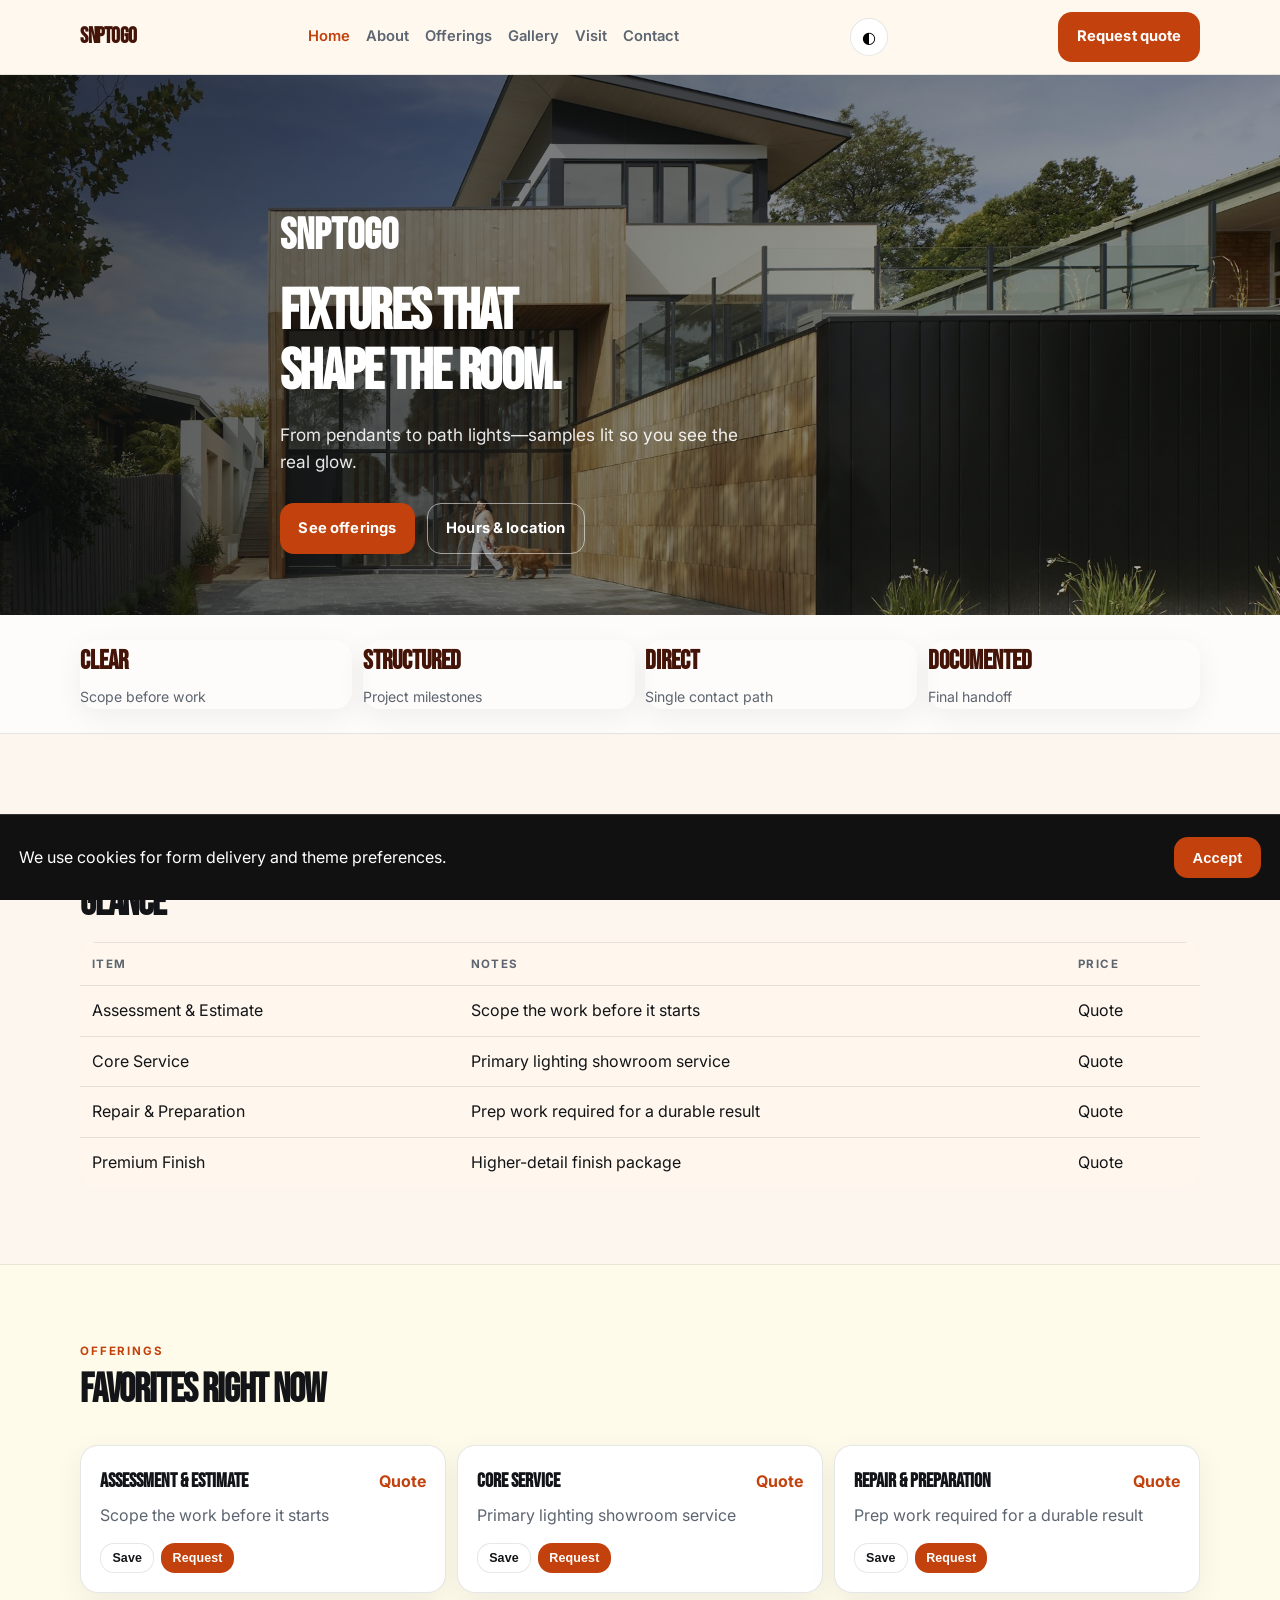
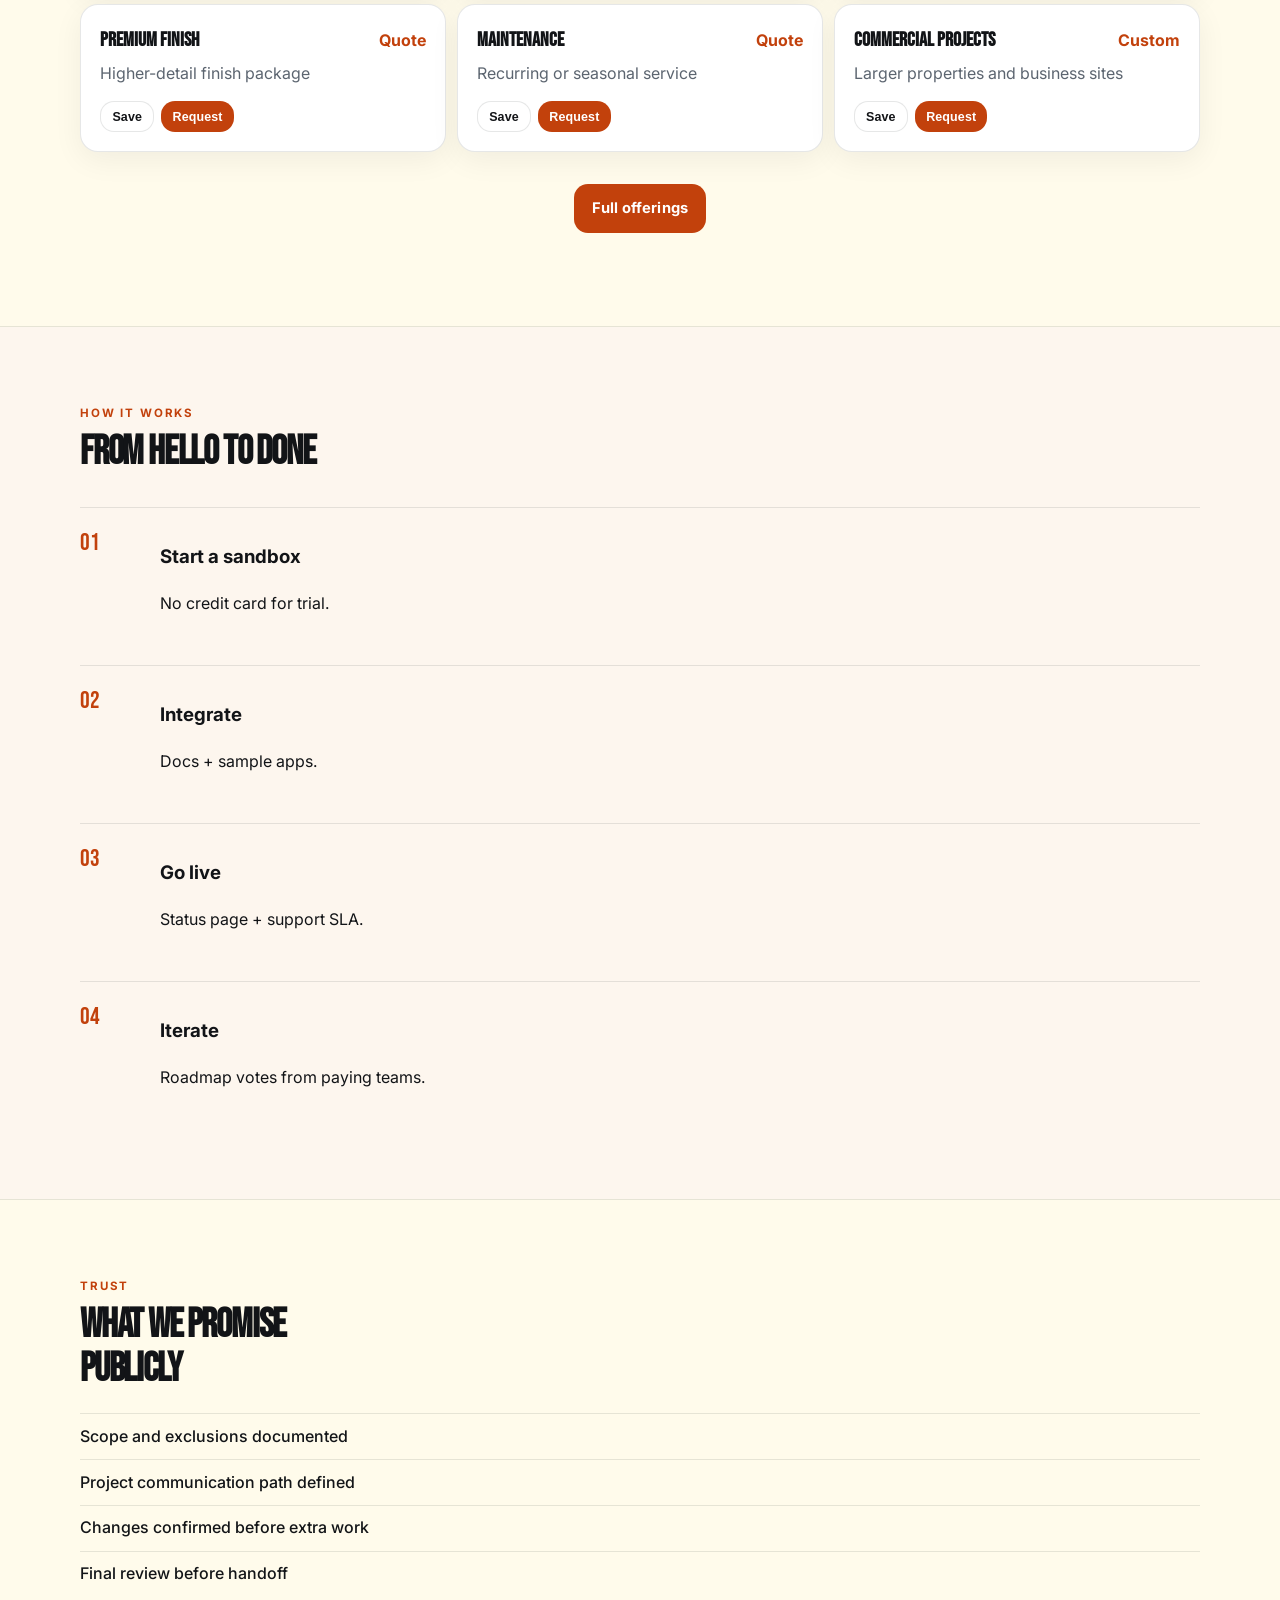
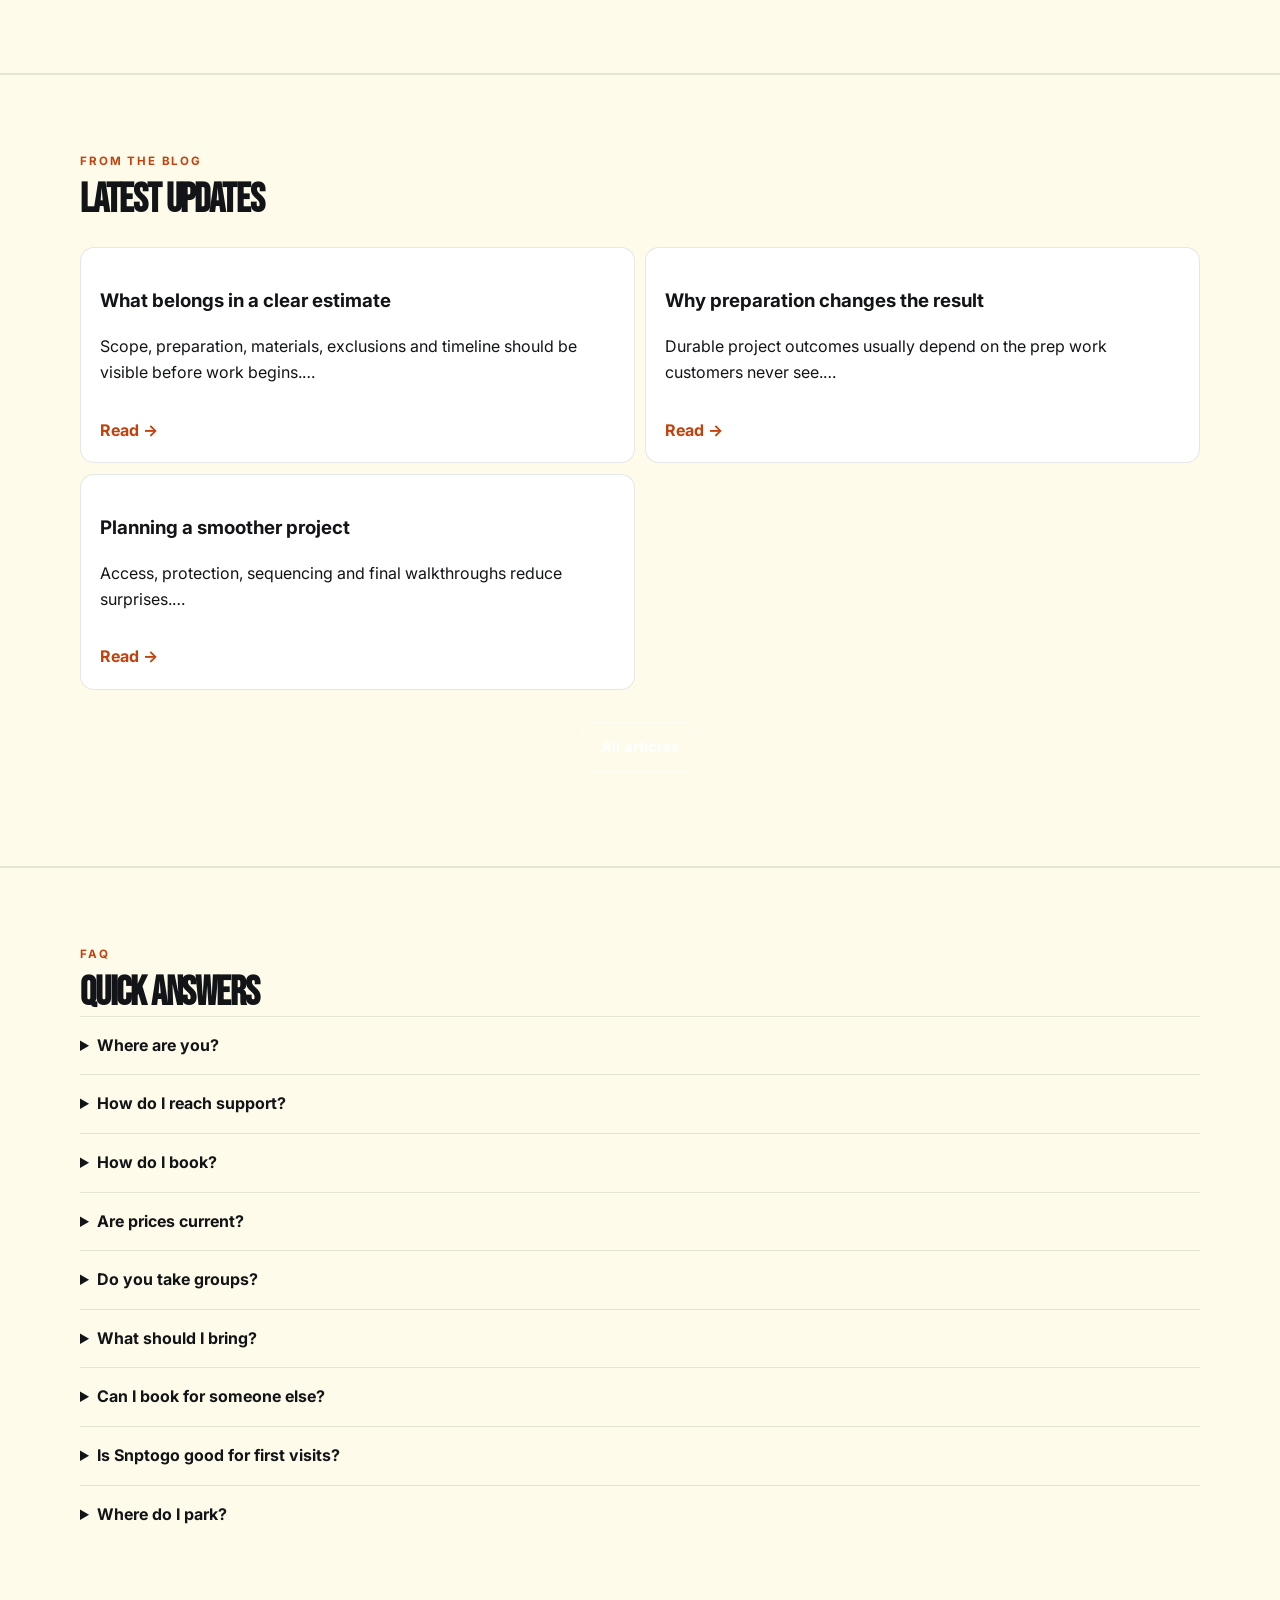
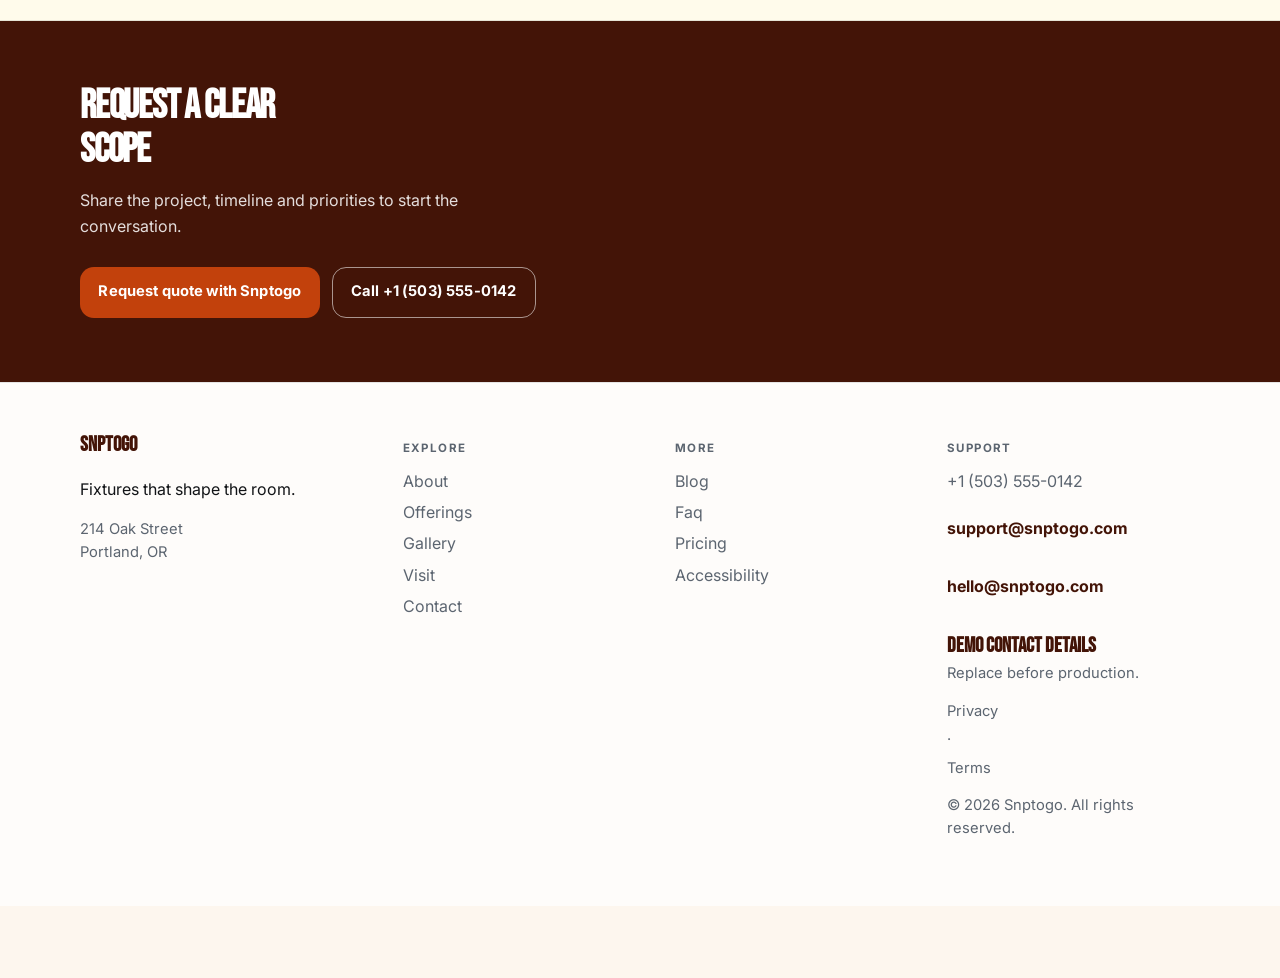
<file: index.html>
<!DOCTYPE html>
<html lang="en">
<head>
  <meta charset="UTF-8" />
  <meta name="viewport" content="width=device-width, initial-scale=1" />
  <title>Snptogo | Lighting Showroom</title>
  <meta name="description" content="Snptogo — Fixtures that shape the room." />
  <meta property="og:title" content="Snptogo | Lighting Showroom" />
  <meta property="og:description" content="Snptogo — Fixtures that shape the room." />
  <meta property="og:type" content="website" />
  <meta name="twitter:card" content="summary_large_image" />
  <meta name="twitter:title" content="Snptogo | Lighting Showroom" />
  <meta name="twitter:description" content="Snptogo — Fixtures that shape the room." />
  <meta property="og:image" content="assets/img-1.jpg" />
  <meta name="twitter:image" content="assets/img-1.jpg" />
  <meta property="og:url" content="https://snptogo.github.io" />
  <script type="application/ld+json">{"@context": "https://schema.org", "@type": "LocalBusiness", "name": "Snptogo", "description": "Fixtures that shape the room.", "url": "https://snptogo.github.io", "image": "assets/img-1.jpg"}</script>
<script type="application/ld+json">{"@context": "https://schema.org", "@type": "FAQPage", "mainEntity": [{"@type": "Question", "name": "Where are you?", "acceptedAnswer": {"@type": "Answer", "text": "214 Oak Street, Portland, OR. See the map on Visit."}}, {"@type": "Question", "name": "How do I reach support?", "acceptedAnswer": {"@type": "Answer", "text": "Use the Contact form or email support@snptogo.com. We reply during open hours."}}, {"@type": "Question", "name": "How do I book?", "acceptedAnswer": {"@type": "Answer", "text": "Send a message on Contact, email bookings@snptogo.com, or call +1 (503) 555-0142."}}, {"@type": "Question", "name": "Are prices current?", "acceptedAnswer": {"@type": "Answer", "text": "Listed prices are current and may shift with seasons — we update this site when they do."}}, {"@type": "Question", "name": "Do you take groups?", "acceptedAnswer": {"@type": "Answer", "text": "Yes for many bookings — tell us the size and date and we'll confirm what Snptogo can host."}}, {"@type": "Question", "name": "What should I bring?", "acceptedAnswer": {"@type": "Answer", "text": "Just yourself (and any notes on allergies, sizes, or preferences). We'll handle the rest."}}, {"@type": "Question", "name": "Is parking available?", "acceptedAnswer": {"@type": "Answer", "text": "See Locations for the branch closest to you in Portland."}}, {"@type": "Question", "name": "Where can I read updates?", "acceptedAnswer": {"@type": "Answer", "text": "Blog and Journal pages publish changes before social media."}}, {"@type": "Question", "name": "How do I join the team?", "acceptedAnswer": {"@type": "Answer", "text": "Open roles are listed on Careers — we reply to every application."}}, {"@type": "Question", "name": "Is the space accessible?", "acceptedAnswer": {"@type": "Answer", "text": "See our Accessibility page for entrance, seating and restroom notes."}}, {"@type": "Question", "name": "Can I book for someone else?", "acceptedAnswer": {"@type": "Answer", "text": "Yes — include their name and preferences in the contact form."}}]}</script>
<script type="application/ld+json">{"@context": "https://schema.org", "@type": "WebSite", "name": "Snptogo", "url": "https://snptogo.github.io", "description": "Fixtures that shape the room."}</script>
  <link rel="alternate" hreflang="en" href="index.html" />
  <link rel="alternate" hreflang="x-default" href="index.html" />
  <meta name="theme-color" content="#111111" />
  <link rel="preconnect" href="https://fonts.googleapis.com" />
  <link rel="preconnect" href="https://fonts.gstatic.com" crossorigin />
  <link href="https://fonts.googleapis.com/css2?family=Bebas+Neue&family=Inter:wght@400;500;600;700&display=swap" rel="stylesheet" />
  <link rel="stylesheet" href="styles.css" />
  <link rel="icon" href="favicon.svg" type="image/svg+xml" />
</head>
<body>

  <header class="top">
    <div class="shell bar">
      <a class="logo" href="index.html">Snptogo</a>
      <button class="nav-toggle" type="button" aria-label="Open menu" data-nav-toggle>
        <span></span><span></span><span></span>
      </button>
      <nav data-nav><a href="index.html" class="on">Home</a><a href="about.html">About</a><a href="offerings.html">Offerings</a><a href="gallery.html">Gallery</a><a href="visit.html">Visit</a><a href="contact.html">Contact</a></nav>
      <button type="button" class="theme-toggle" data-theme-toggle aria-label="Toggle dark mode">◐</button>
      <a class="cta" href="contact.html" data-open-book>Request quote</a>
    </div>
  </header>
  <main>

    <section class="hero minimal-hero">
      <div class="hero-bg" style="background-image:url('assets/img-1.jpg')"></div>
      <div class="hero-shade"></div>
      <div class="shell hero-copy">
        <p class="brand">Snptogo</p>
        <h1>Fixtures that shape the room.</h1>
        <p class="lede">From pendants to path lights—samples lit so you see the real glow.</p>
        <div class="actions">
          <a class="btn solid" href="offerings.html">See offerings</a>
          <a class="btn line" href="visit.html">Hours &amp; location</a>
        </div>
      </div>
    </section><section class="stats-band"><div class="shell stats-row"><div class="stat"><b>Clear</b><span>Scope before work</span></div>
<div class="stat"><b>Structured</b><span>Project milestones</span></div>
<div class="stat"><b>Direct</b><span>Single contact path</span></div>
<div class="stat"><b>Documented</b><span>Final handoff</span></div></div></section><section class="block">
      <div class="shell">
        <p class="eyebrow">Compare</p>
        <h2>Popular packages at a glance</h2>
        <table class="compare-table"><thead><tr><th>Item</th><th>Notes</th><th>Price</th></tr></thead>
        <tbody><tr><td>Assessment &amp; Estimate</td><td>Scope the work before it starts</td><td>Quote</td></tr><tr><td>Core Service</td><td>Primary lighting showroom service</td><td>Quote</td></tr><tr><td>Repair &amp; Preparation</td><td>Prep work required for a durable result</td><td>Quote</td></tr><tr><td>Premium Finish</td><td>Higher-detail finish package</td><td>Quote</td></tr></tbody></table>
      </div>
    </section><section class="block tint">
      <div class="shell">
        <p class="eyebrow">Offerings</p>
        <h2>Favorites right now</h2>
        <div class="menu-grid"><article class="item" data-item="Assessment &amp; Estimate">
          <div class="item-top"><h3>Assessment &amp; Estimate</h3><span class="price">Quote</span></div>
          <p>Scope the work before it starts</p>
          <div class="item-actions">
            <button type="button" class="btn quiet mini" data-save-item data-name="Assessment &amp; Estimate">Save</button>
            <button type="button" class="btn solid mini" data-open-book data-pref="Assessment &amp; Estimate">Request</button>
          </div>
        </article>
<article class="item" data-item="Core Service">
          <div class="item-top"><h3>Core Service</h3><span class="price">Quote</span></div>
          <p>Primary lighting showroom service</p>
          <div class="item-actions">
            <button type="button" class="btn quiet mini" data-save-item data-name="Core Service">Save</button>
            <button type="button" class="btn solid mini" data-open-book data-pref="Core Service">Request</button>
          </div>
        </article>
<article class="item" data-item="Repair &amp; Preparation">
          <div class="item-top"><h3>Repair &amp; Preparation</h3><span class="price">Quote</span></div>
          <p>Prep work required for a durable result</p>
          <div class="item-actions">
            <button type="button" class="btn quiet mini" data-save-item data-name="Repair &amp; Preparation">Save</button>
            <button type="button" class="btn solid mini" data-open-book data-pref="Repair &amp; Preparation">Request</button>
          </div>
        </article>
<article class="item" data-item="Premium Finish">
          <div class="item-top"><h3>Premium Finish</h3><span class="price">Quote</span></div>
          <p>Higher-detail finish package</p>
          <div class="item-actions">
            <button type="button" class="btn quiet mini" data-save-item data-name="Premium Finish">Save</button>
            <button type="button" class="btn solid mini" data-open-book data-pref="Premium Finish">Request</button>
          </div>
        </article>
<article class="item" data-item="Maintenance">
          <div class="item-top"><h3>Maintenance</h3><span class="price">Quote</span></div>
          <p>Recurring or seasonal service</p>
          <div class="item-actions">
            <button type="button" class="btn quiet mini" data-save-item data-name="Maintenance">Save</button>
            <button type="button" class="btn solid mini" data-open-book data-pref="Maintenance">Request</button>
          </div>
        </article>
<article class="item" data-item="Commercial Projects">
          <div class="item-top"><h3>Commercial Projects</h3><span class="price">Custom</span></div>
          <p>Larger properties and business sites</p>
          <div class="item-actions">
            <button type="button" class="btn quiet mini" data-save-item data-name="Commercial Projects">Save</button>
            <button type="button" class="btn solid mini" data-open-book data-pref="Commercial Projects">Request</button>
          </div>
        </article></div>
        <p class="center-cta"><a class="btn solid" href="offerings.html">Full offerings</a></p>
      </div>
    </section><section class="block">
      <div class="shell">
        <p class="eyebrow">How it works</p>
        <h2>From hello to done</h2>
        <ol class="process"><li><span>01</span><div><h3>Start a sandbox</h3><p>No credit card for trial.</p></div></li>
<li><span>02</span><div><h3>Integrate</h3><p>Docs + sample apps.</p></div></li>
<li><span>03</span><div><h3>Go live</h3><p>Status page + support SLA.</p></div></li>
<li><span>04</span><div><h3>Iterate</h3><p>Roadmap votes from paying teams.</p></div></li></ol>
      </div>
    </section><section class="block tint">
      <div class="shell">
        <p class="eyebrow">Trust</p>
        <h2>What we promise publicly</h2>
        <ul class="checks"><li>Scope and exclusions documented</li>
<li>Project communication path defined</li>
<li>Changes confirmed before extra work</li>
<li>Final review before handoff</li></ul>
      </div>
    </section><section class="block tint">
      <div class="shell">
        <p class="eyebrow">From the blog</p>
        <h2>Latest updates</h2>
        <div class="value-grid"><article class="journal-card reveal">
          <h3>What belongs in a clear estimate</h3>
          <p>Scope, preparation, materials, exclusions and timeline should be visible before work begins.…</p>
          <a class="textlink" href="blog.html">Read →</a>
        </article><article class="journal-card reveal">
          <h3>Why preparation changes the result</h3>
          <p>Durable project outcomes usually depend on the prep work customers never see.…</p>
          <a class="textlink" href="blog.html">Read →</a>
        </article><article class="journal-card reveal">
          <h3>Planning a smoother project</h3>
          <p>Access, protection, sequencing and final walkthroughs reduce surprises.…</p>
          <a class="textlink" href="blog.html">Read →</a>
        </article></div>
        <p class="center-cta"><a class="btn line" href="blog.html">All articles</a></p>
      </div>
    </section><section class="block tint">
      <div class="shell">
        <p class="eyebrow">FAQ</p>
        <h2>Quick answers</h2>
        <div class="faq"><details><summary>Where are you?</summary><p>214 Oak Street, Portland, OR. See the map on Visit.</p></details>
<details><summary>How do I reach support?</summary><p>Use the Contact form or email support@snptogo.com. We reply during open hours.</p></details>
<details><summary>How do I book?</summary><p>Send a message on Contact, email bookings@snptogo.com, or call +1 (503) 555-0142.</p></details>
<details><summary>Are prices current?</summary><p>Listed prices are current and may shift with seasons — we update this site when they do.</p></details>
<details><summary>Do you take groups?</summary><p>Yes for many bookings — tell us the size and date and we'll confirm what Snptogo can host.</p></details>
<details><summary>What should I bring?</summary><p>Just yourself (and any notes on allergies, sizes, or preferences). We'll handle the rest.</p></details>
<details><summary>Can I book for someone else?</summary><p>Yes — include their name and preferences in the Contact form or email support@snptogo.com.</p></details>
<details><summary>Is Snptogo good for first visits?</summary><p>Absolutely — tell us it's your first time and we'll recommend a starting point.</p></details>
<details><summary>Where do I park?</summary><p>See the Visit page for address and map links around Portland.</p></details></div>
      </div>
    </section><section class="cta-band">
      <div class="shell">
        <h2>Request a clear scope</h2>
        <p>Share the project, timeline and priorities to start the conversation.</p>
        <div class="actions">
          <a class="btn solid" href="contact.html">Request quote with Snptogo</a>
          <a class="btn line" href="tel:+15035550142">Call +1 (503) 555-0142</a>
        </div>
      </div>
    </section>
  </main>

  <footer class="foot">
    <div class="shell foot-grid">
      <div>
        <strong>Snptogo</strong>
        <p>Fixtures that shape the room.</p>
        <p class="foot-meta">214 Oak Street<br/>Portland, OR</p>
      </div>
      <div>
        <p class="fh">Explore</p>
        <a href="about.html">About</a><a href="offerings.html">Offerings</a><a href="gallery.html">Gallery</a><a href="visit.html">Visit</a><a href="contact.html">Contact</a>
      </div>
      <div>
        <p class="fh">More</p>
        <a href="blog.html">Blog</a><a href="faq.html">Faq</a><a href="pricing.html">Pricing</a><a href="accessibility.html">Accessibility</a>
      </div>
      <div>
        <p class="fh">Support</p>
        <a href="tel:+15035550142">+1 (503) 555-0142</a>
        <p class="mail-plain">support@snptogo.com</p>
        <p class="mail-plain">hello@snptogo.com</p>
        
        <p class="foot-meta"><strong>Demo contact details</strong><br/>Replace before production.</p>
        <p class="foot-meta"><a href="privacy.html">Privacy</a> · <a href="terms.html">Terms</a></p>
        <p class="foot-meta">© 2026 Snptogo. All rights reserved.</p>
      </div>
    </div>
  </footer>
  <div class="cookie-bar" data-cookie-bar hidden>
    <p>We use cookies for form delivery and theme preferences.</p>
    <button type="button" class="btn solid" data-cookie-accept>Accept</button>
  </div>
  <div class="mobile-cta">
    <a href="tel:+15035550142">Call</a>
    <button type="button" data-open-book>Request quote</button>
    <a href="visit.html">Map</a>
  </div>
  <div class="toast" data-toast hidden></div>

  <div class="modal" data-book-modal hidden>
    <div class="modal-card">
      <button class="modal-close" type="button" data-close-book aria-label="Close">×</button>
      <p class="eyebrow">Quick request</p>
      <h3>Contact Snptogo</h3>
      <p class="lead">Send the essentials and we will reply by email.</p>
      <form class="contact-form compact" data-quick-book data-support="support@snptogo.com">
        <label>Name<input name="name" required placeholder="Your name" /></label>
        <label>Email<input type="email" name="email" required placeholder="you@email.com" /></label>
        <label>Timing<input name="when" required placeholder="Preferred date or timeline" /></label>
        <label>Notes<textarea name="message" rows="3" placeholder="Project, product, service or other details…"></textarea></label>
        <button class="btn solid" type="submit">Request quote</button>
      </form>
    </div>
  </div>

  <div class="lightbox" data-lightbox hidden>
    <button class="modal-close" type="button" data-lightbox-close aria-label="Close">×</button>
    <img data-lightbox-img alt="" />
    <div class="lightbox-nav">
      <button type="button" data-lightbox-prev>‹</button>
      <button type="button" data-lightbox-next>›</button>
    </div>
  </div>
  <script src="site.js"></script>
</body></html>
</file>
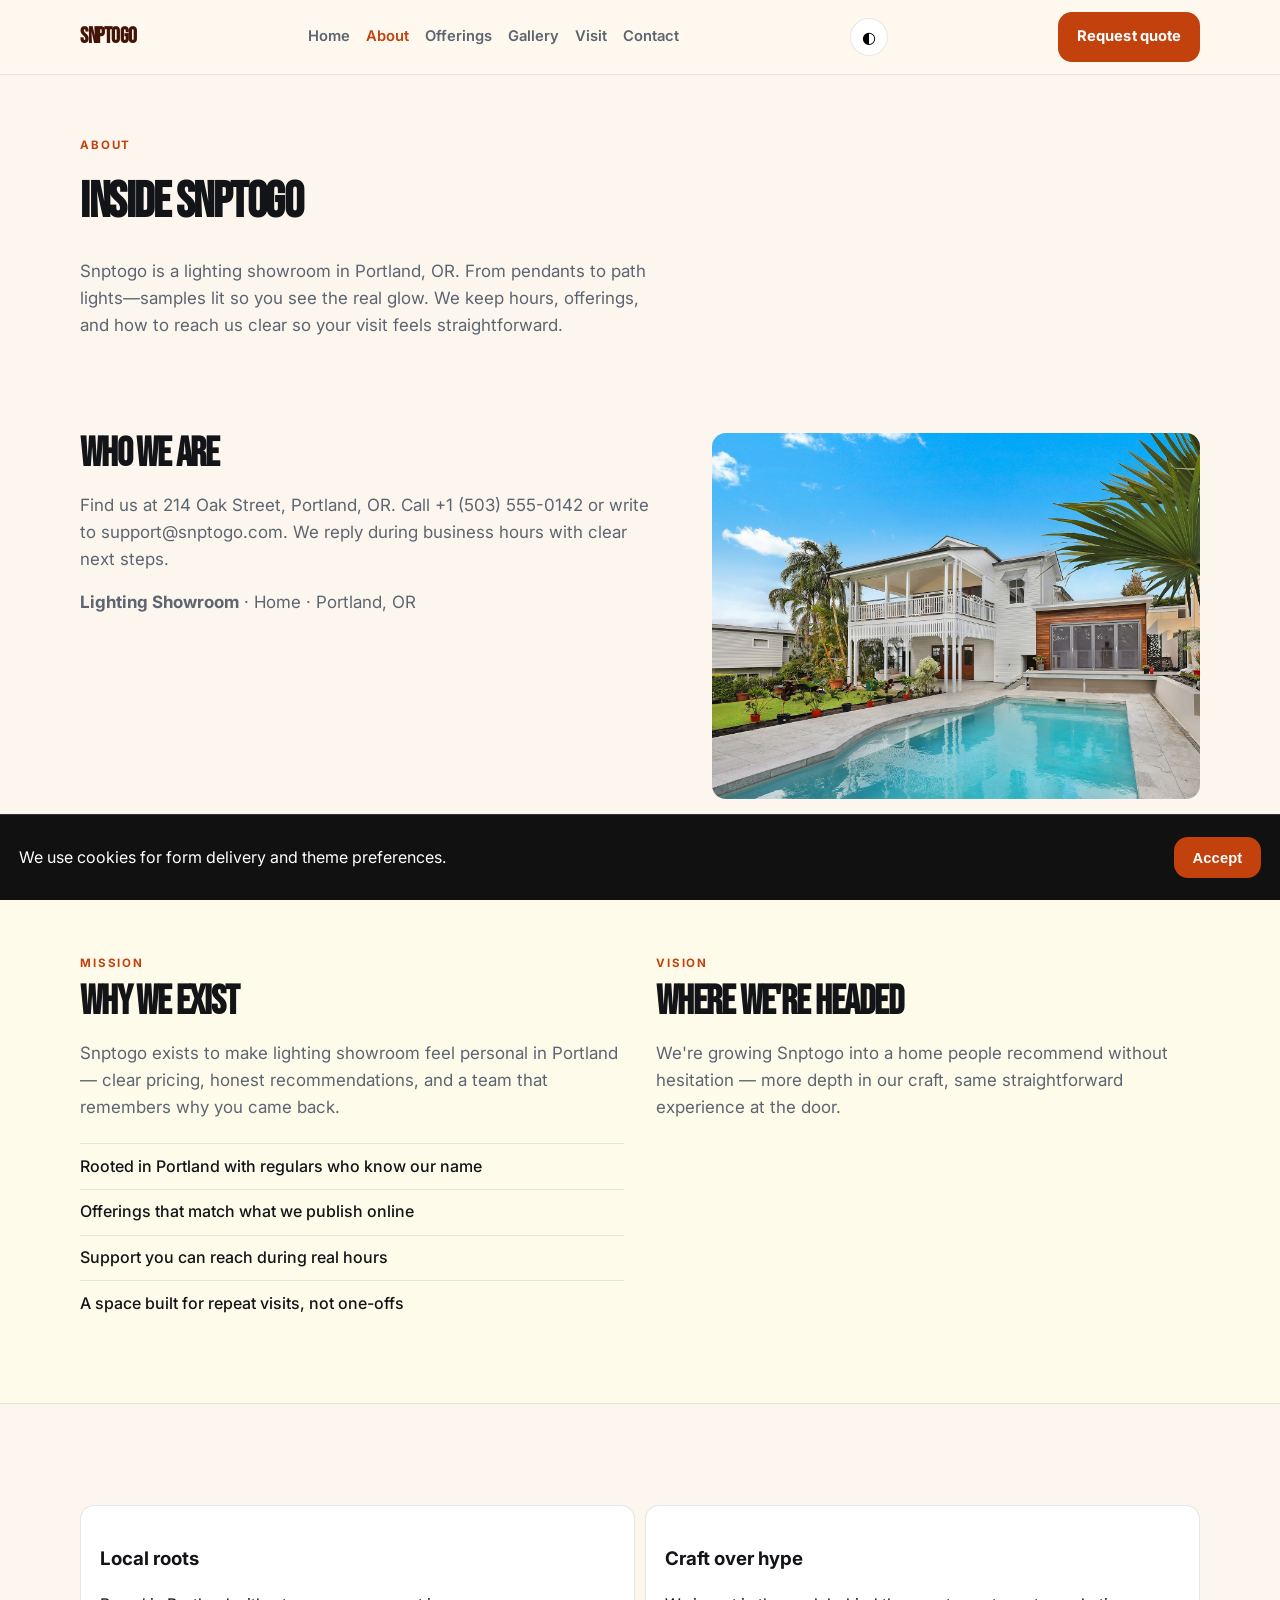
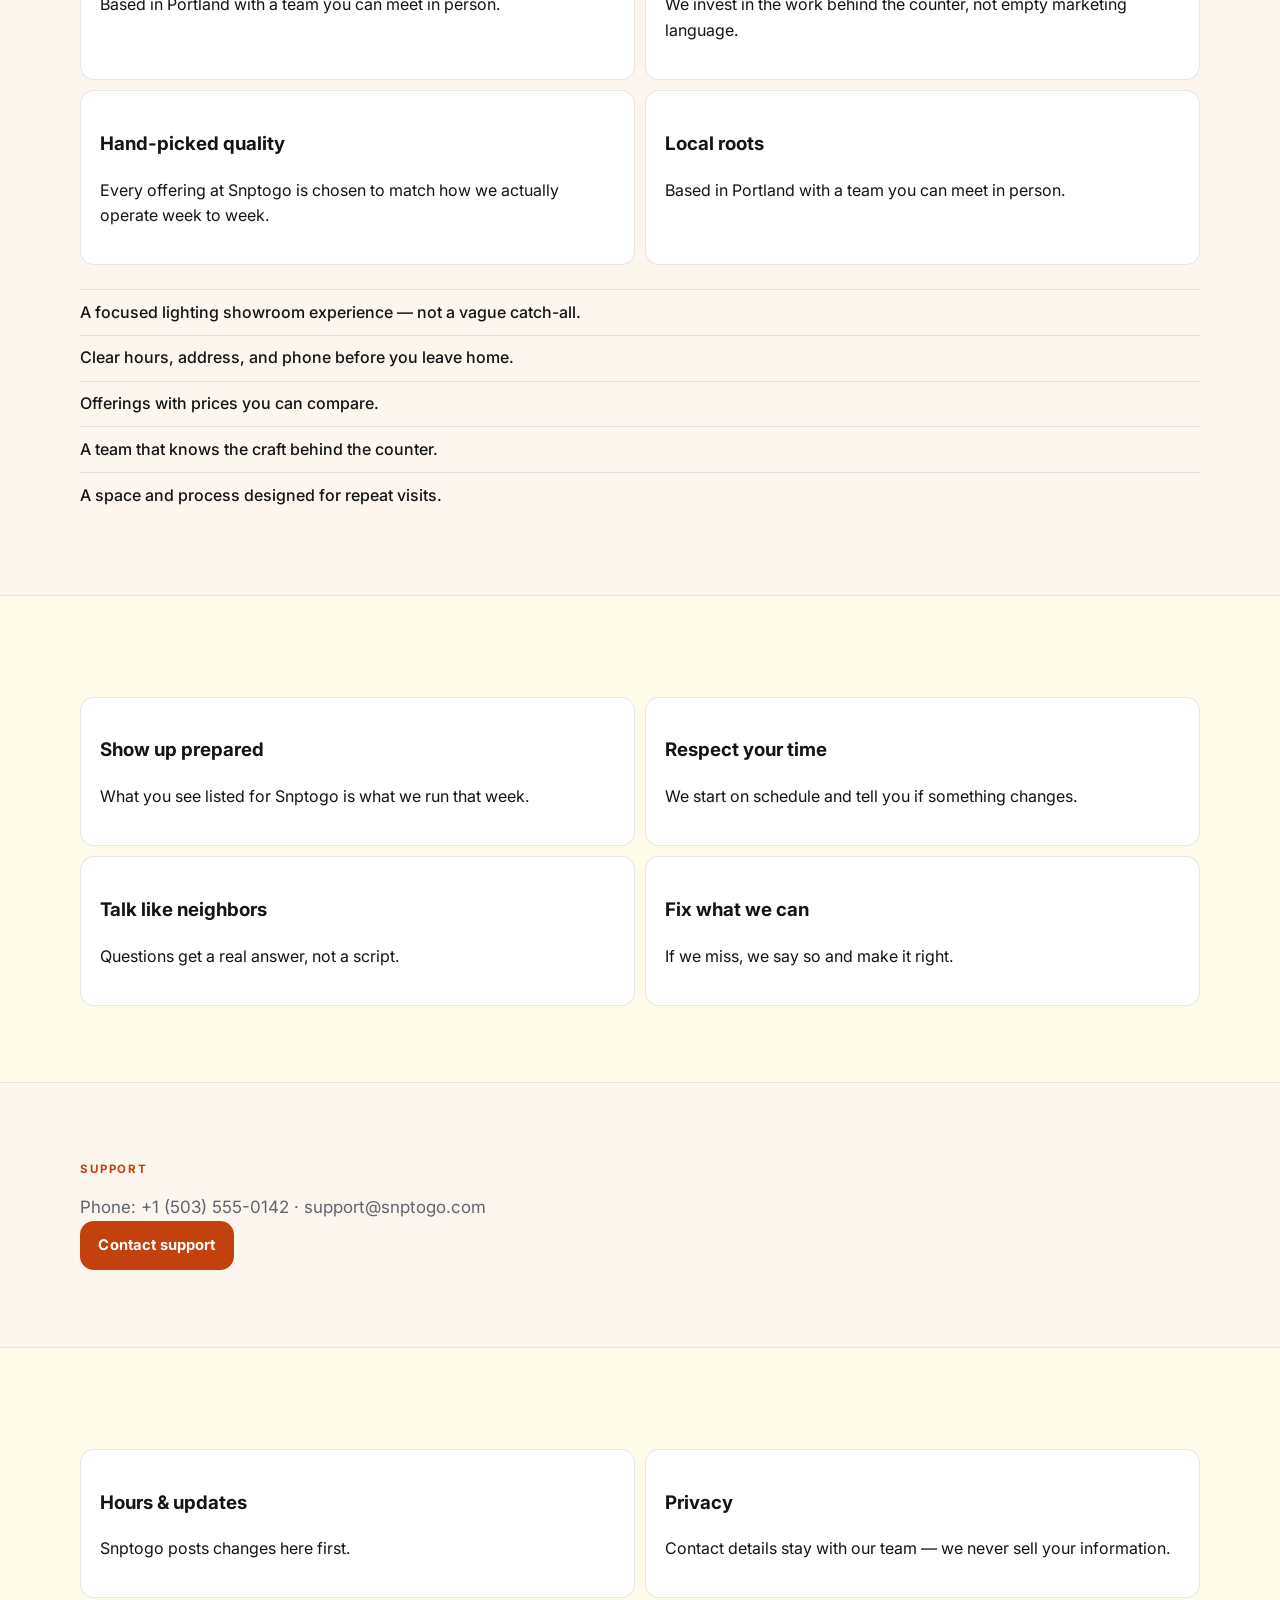
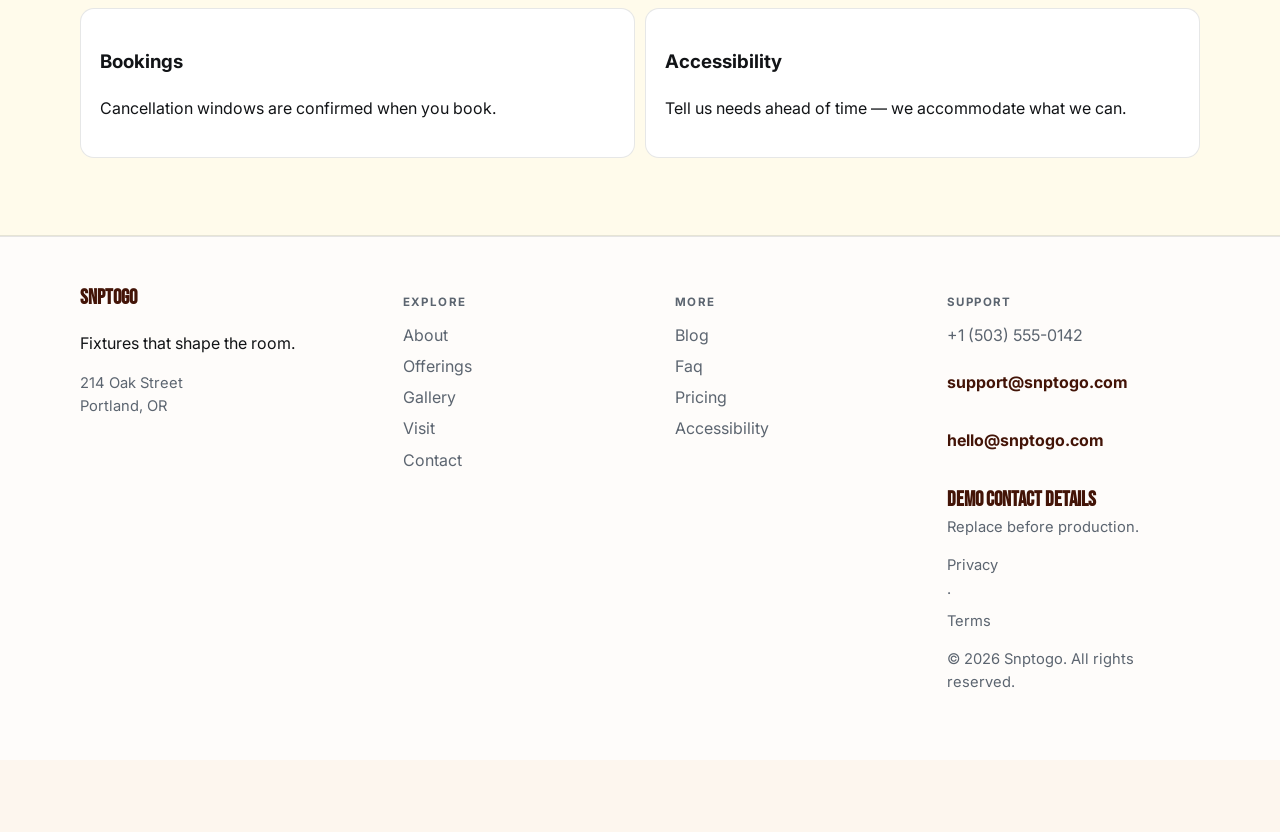
<file: about.html>
<!DOCTYPE html>
<html lang="en">
<head>
  <meta charset="UTF-8" />
  <meta name="viewport" content="width=device-width, initial-scale=1" />
  <title>About | Snptogo</title>
  <meta name="description" content="Snptogo is a lighting showroom in Portland, OR. From pendants to path lights—samples lit so you see the real glow. We keep hours, offerings, and how t" />
  <meta property="og:title" content="About | Snptogo" />
  <meta property="og:description" content="Snptogo is a lighting showroom in Portland, OR. From pendants to path lights—samples lit so you see the real glow. We keep hours, offerings, and how t" />
  <meta property="og:type" content="website" />
  <meta name="twitter:card" content="summary_large_image" />
  <meta name="twitter:title" content="About | Snptogo" />
  <meta name="twitter:description" content="Snptogo is a lighting showroom in Portland, OR. From pendants to path lights—samples lit so you see the real glow. We keep hours, offerings, and how t" />
  <meta property="og:image" content="assets/img-1.jpg" />
  <meta name="twitter:image" content="assets/img-1.jpg" />
  <meta property="og:url" content="https://snptogo.github.io" />
  <script type="application/ld+json">{"@context": "https://schema.org", "@type": "LocalBusiness", "name": "Snptogo", "description": "Fixtures that shape the room.", "url": "https://snptogo.github.io", "image": "assets/img-1.jpg"}</script>
<script type="application/ld+json">{"@context": "https://schema.org", "@type": "FAQPage", "mainEntity": [{"@type": "Question", "name": "Where are you?", "acceptedAnswer": {"@type": "Answer", "text": "214 Oak Street, Portland, OR. See the map on Visit."}}, {"@type": "Question", "name": "How do I reach support?", "acceptedAnswer": {"@type": "Answer", "text": "Use the Contact form or email support@snptogo.com. We reply during open hours."}}, {"@type": "Question", "name": "How do I book?", "acceptedAnswer": {"@type": "Answer", "text": "Send a message on Contact, email bookings@snptogo.com, or call +1 (503) 555-0142."}}, {"@type": "Question", "name": "Are prices current?", "acceptedAnswer": {"@type": "Answer", "text": "Listed prices are current and may shift with seasons — we update this site when they do."}}, {"@type": "Question", "name": "Do you take groups?", "acceptedAnswer": {"@type": "Answer", "text": "Yes for many bookings — tell us the size and date and we'll confirm what Snptogo can host."}}, {"@type": "Question", "name": "What should I bring?", "acceptedAnswer": {"@type": "Answer", "text": "Just yourself (and any notes on allergies, sizes, or preferences). We'll handle the rest."}}, {"@type": "Question", "name": "Is parking available?", "acceptedAnswer": {"@type": "Answer", "text": "See Locations for the branch closest to you in Portland."}}, {"@type": "Question", "name": "Where can I read updates?", "acceptedAnswer": {"@type": "Answer", "text": "Blog and Journal pages publish changes before social media."}}, {"@type": "Question", "name": "How do I join the team?", "acceptedAnswer": {"@type": "Answer", "text": "Open roles are listed on Careers — we reply to every application."}}, {"@type": "Question", "name": "Is the space accessible?", "acceptedAnswer": {"@type": "Answer", "text": "See our Accessibility page for entrance, seating and restroom notes."}}, {"@type": "Question", "name": "Can I book for someone else?", "acceptedAnswer": {"@type": "Answer", "text": "Yes — include their name and preferences in the contact form."}}]}</script>
<script type="application/ld+json">{"@context": "https://schema.org", "@type": "WebSite", "name": "Snptogo", "url": "https://snptogo.github.io", "description": "Fixtures that shape the room."}</script>
  <link rel="alternate" hreflang="en" href="index.html" />
  <link rel="alternate" hreflang="x-default" href="index.html" />
  <meta name="theme-color" content="#111111" />
  <link rel="preconnect" href="https://fonts.googleapis.com" />
  <link rel="preconnect" href="https://fonts.gstatic.com" crossorigin />
  <link href="https://fonts.googleapis.com/css2?family=Bebas+Neue&family=Inter:wght@400;500;600;700&display=swap" rel="stylesheet" />
  <link rel="stylesheet" href="styles.css" />
  <link rel="icon" href="favicon.svg" type="image/svg+xml" />
</head>
<body>

  <header class="top">
    <div class="shell bar">
      <a class="logo" href="index.html">Snptogo</a>
      <button class="nav-toggle" type="button" aria-label="Open menu" data-nav-toggle>
        <span></span><span></span><span></span>
      </button>
      <nav data-nav><a href="index.html">Home</a><a href="about.html" class="on">About</a><a href="offerings.html">Offerings</a><a href="gallery.html">Gallery</a><a href="visit.html">Visit</a><a href="contact.html">Contact</a></nav>
      <button type="button" class="theme-toggle" data-theme-toggle aria-label="Toggle dark mode">◐</button>
      <a class="cta" href="contact.html" data-open-book>Request quote</a>
    </div>
  </header>  <main class="page">
    <section class="page-hero"><div class="shell">
      <p class="eyebrow">About</p>
      <h1>Inside Snptogo</h1>
      <p class="lead">Snptogo is a lighting showroom in Portland, OR. From pendants to path lights—samples lit so you see the real glow. We keep hours, offerings, and how to reach us clear so your visit feels straightforward.</p>
    </div></section>
    <section class="block"><div class="shell split">
      <div><h2>Who we are</h2><p class="lead">Find us at 214 Oak Street, Portland, OR. Call +1 (503) 555-0142 or write to support@snptogo.com. We reply during business hours with clear next steps.</p>
      <p class="lead"><strong>Lighting Showroom</strong> · Home · Portland, OR</p></div>
      <img class="solo" src="assets/img-4.jpg" alt="Snptogo" />
    </div></section>
    <section class="block tint"><div class="shell two-col">
      <article><p class="eyebrow">Mission</p><h2>Why we exist</h2><p class="lead">Snptogo exists to make lighting showroom feel personal in Portland — clear pricing, honest recommendations, and a team that remembers why you came back.</p>
      <ul class="checks"><li>Rooted in Portland with regulars who know our name</li><li>Offerings that match what we publish online</li><li>Support you can reach during real hours</li><li>A space built for repeat visits, not one-offs</li></ul></article>
      <article><p class="eyebrow">Vision</p><h2>Where we're headed</h2><p class="lead">We're growing Snptogo into a home people recommend without hesitation — more depth in our craft, same straightforward experience at the door.</p></article>
    </div></section>
    <section class="block"><div class="shell"><div class="value-grid"><article><h3>Local roots</h3><p>Based in Portland with a team you can meet in person.</p></article>
<article><h3>Craft over hype</h3><p>We invest in the work behind the counter, not empty marketing language.</p></article>
<article><h3>Hand-picked quality</h3><p>Every offering at Snptogo is chosen to match how we actually operate week to week.</p></article>
<article><h3>Local roots</h3><p>Based in Portland with a team you can meet in person.</p></article></div><ul class="checks" style="margin-top:1.5rem"><li>A focused lighting showroom experience — not a vague catch-all.</li>
<li>Clear hours, address, and phone before you leave home.</li>
<li>Offerings with prices you can compare.</li>
<li>A team that knows the craft behind the counter.</li>
<li>A space and process designed for repeat visits.</li></ul></div></section>
    <section class="block tint"><div class="shell"><div class="value-grid"><article><h3>Show up prepared</h3><p>What you see listed for Snptogo is what we run that week.</p></article>
<article><h3>Respect your time</h3><p>We start on schedule and tell you if something changes.</p></article>
<article><h3>Talk like neighbors</h3><p>Questions get a real answer, not a script.</p></article>
<article><h3>Fix what we can</h3><p>If we miss, we say so and make it right.</p></article></div></div></section>
    
    <section class="block"><div class="shell"><p class="eyebrow">Support</p><p class="lead">Phone: +1 (503) 555-0142 · support@snptogo.com</p>
    <a class="btn solid" href="contact.html">Contact support</a></div></section>
    <section class="block tint"><div class="shell"><div class="value-grid"><article><h3>Hours & updates</h3><p>Snptogo posts changes here first.</p></article>
<article><h3>Privacy</h3><p>Contact details stay with our team — we never sell your information.</p></article>
<article><h3>Bookings</h3><p>Cancellation windows are confirmed when you book.</p></article>
<article><h3>Accessibility</h3><p>Tell us needs ahead of time — we accommodate what we can.</p></article></div></div></section>
  </main>
  <footer class="foot">
    <div class="shell foot-grid">
      <div>
        <strong>Snptogo</strong>
        <p>Fixtures that shape the room.</p>
        <p class="foot-meta">214 Oak Street<br/>Portland, OR</p>
      </div>
      <div>
        <p class="fh">Explore</p>
        <a href="about.html">About</a><a href="offerings.html">Offerings</a><a href="gallery.html">Gallery</a><a href="visit.html">Visit</a><a href="contact.html">Contact</a>
      </div>
      <div>
        <p class="fh">More</p>
        <a href="blog.html">Blog</a><a href="faq.html">Faq</a><a href="pricing.html">Pricing</a><a href="accessibility.html">Accessibility</a>
      </div>
      <div>
        <p class="fh">Support</p>
        <a href="tel:+15035550142">+1 (503) 555-0142</a>
        <p class="mail-plain">support@snptogo.com</p>
        <p class="mail-plain">hello@snptogo.com</p>
        
        <p class="foot-meta"><strong>Demo contact details</strong><br/>Replace before production.</p>
        <p class="foot-meta"><a href="privacy.html">Privacy</a> · <a href="terms.html">Terms</a></p>
        <p class="foot-meta">© 2026 Snptogo. All rights reserved.</p>
      </div>
    </div>
  </footer>
  <div class="cookie-bar" data-cookie-bar hidden>
    <p>We use cookies for form delivery and theme preferences.</p>
    <button type="button" class="btn solid" data-cookie-accept>Accept</button>
  </div>
  <div class="mobile-cta">
    <a href="tel:+15035550142">Call</a>
    <button type="button" data-open-book>Request quote</button>
    <a href="visit.html">Map</a>
  </div>
  <div class="toast" data-toast hidden></div>

  <div class="modal" data-book-modal hidden>
    <div class="modal-card">
      <button class="modal-close" type="button" data-close-book aria-label="Close">×</button>
      <p class="eyebrow">Quick request</p>
      <h3>Contact Snptogo</h3>
      <p class="lead">Send the essentials and we will reply by email.</p>
      <form class="contact-form compact" data-quick-book data-support="support@snptogo.com">
        <label>Name<input name="name" required placeholder="Your name" /></label>
        <label>Email<input type="email" name="email" required placeholder="you@email.com" /></label>
        <label>Timing<input name="when" required placeholder="Preferred date or timeline" /></label>
        <label>Notes<textarea name="message" rows="3" placeholder="Project, product, service or other details…"></textarea></label>
        <button class="btn solid" type="submit">Request quote</button>
      </form>
    </div>
  </div>

  <div class="lightbox" data-lightbox hidden>
    <button class="modal-close" type="button" data-lightbox-close aria-label="Close">×</button>
    <img data-lightbox-img alt="" />
    <div class="lightbox-nav">
      <button type="button" data-lightbox-prev>‹</button>
      <button type="button" data-lightbox-next>›</button>
    </div>
  </div>
  <script src="site.js"></script>
</body></html>
</file>
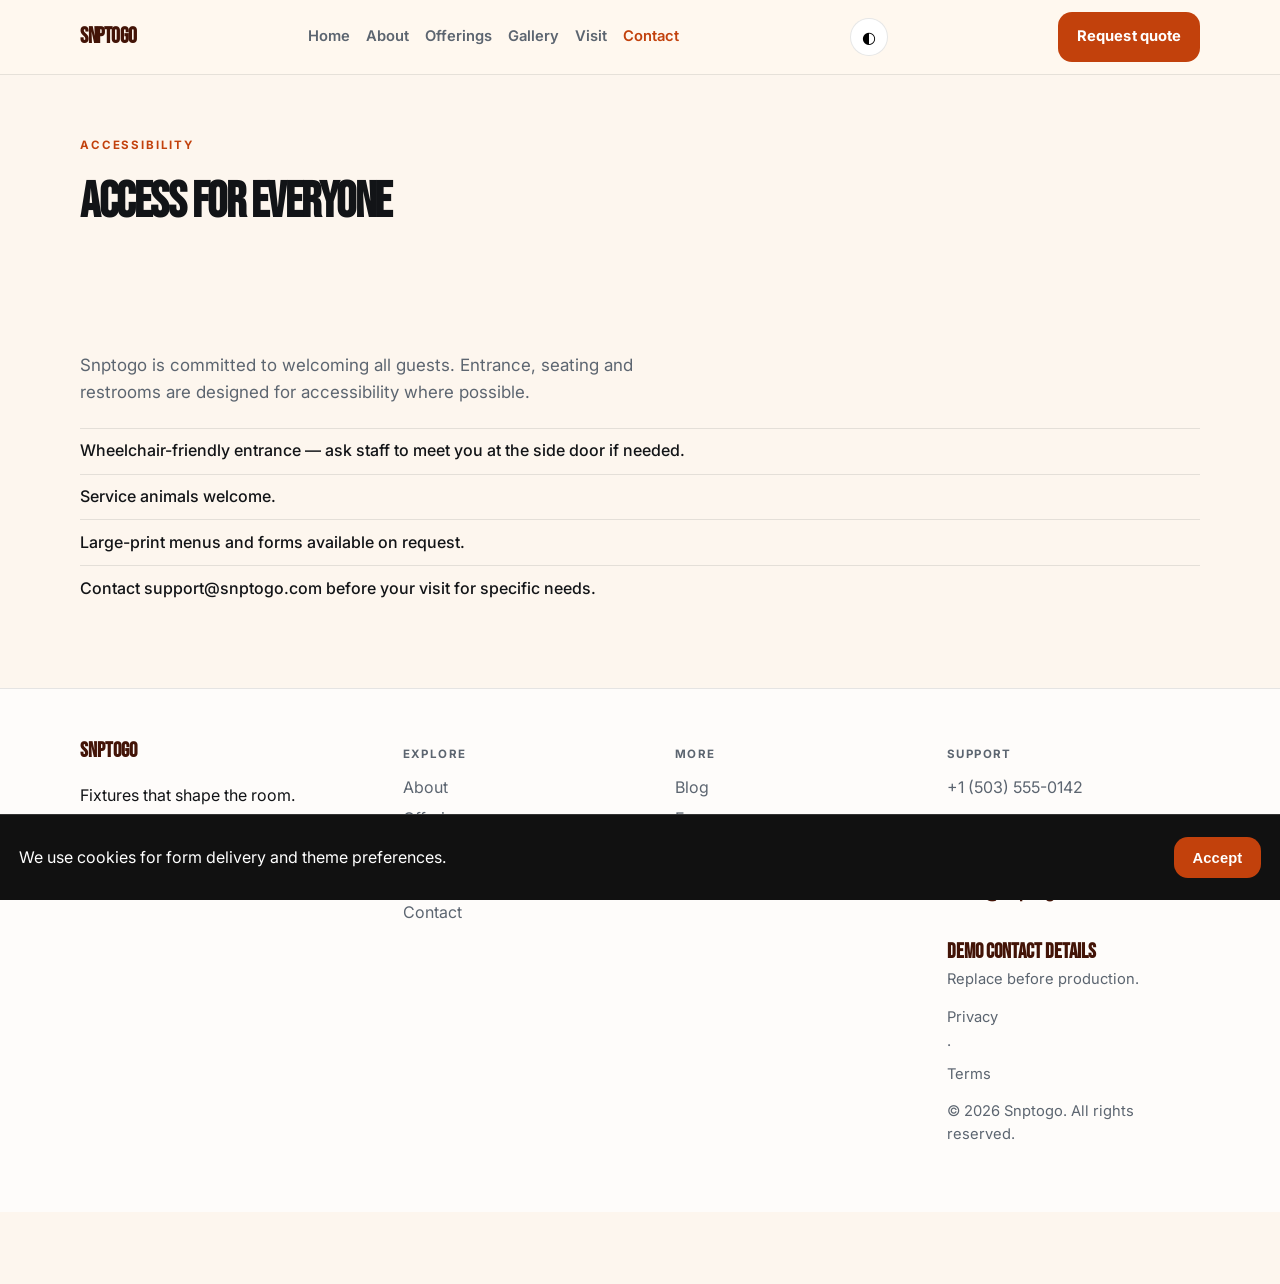
<file: accessibility.html>
<!DOCTYPE html>
<html lang="en">
<head>
  <meta charset="UTF-8" />
  <meta name="viewport" content="width=device-width, initial-scale=1" />
  <title>Accessibility | Snptogo</title>
  <meta name="description" content="Accessibility statement" />
  <meta property="og:title" content="Accessibility | Snptogo" />
  <meta property="og:description" content="Accessibility statement" />
  <meta property="og:type" content="website" />
  <meta name="twitter:card" content="summary_large_image" />
  <meta name="twitter:title" content="Accessibility | Snptogo" />
  <meta name="twitter:description" content="Accessibility statement" />
  <meta property="og:image" content="assets/img-1.jpg" />
  <meta name="twitter:image" content="assets/img-1.jpg" />
  <meta property="og:url" content="https://snptogo.github.io" />
  <script type="application/ld+json">{"@context": "https://schema.org", "@type": "LocalBusiness", "name": "Snptogo", "description": "Fixtures that shape the room.", "url": "https://snptogo.github.io", "image": "assets/img-1.jpg"}</script>
<script type="application/ld+json">{"@context": "https://schema.org", "@type": "FAQPage", "mainEntity": [{"@type": "Question", "name": "Where are you?", "acceptedAnswer": {"@type": "Answer", "text": "214 Oak Street, Portland, OR. See the map on Visit."}}, {"@type": "Question", "name": "How do I reach support?", "acceptedAnswer": {"@type": "Answer", "text": "Use the Contact form or email support@snptogo.com. We reply during open hours."}}, {"@type": "Question", "name": "How do I book?", "acceptedAnswer": {"@type": "Answer", "text": "Send a message on Contact, email bookings@snptogo.com, or call +1 (503) 555-0142."}}, {"@type": "Question", "name": "Are prices current?", "acceptedAnswer": {"@type": "Answer", "text": "Listed prices are current and may shift with seasons — we update this site when they do."}}, {"@type": "Question", "name": "Do you take groups?", "acceptedAnswer": {"@type": "Answer", "text": "Yes for many bookings — tell us the size and date and we'll confirm what Snptogo can host."}}, {"@type": "Question", "name": "What should I bring?", "acceptedAnswer": {"@type": "Answer", "text": "Just yourself (and any notes on allergies, sizes, or preferences). We'll handle the rest."}}, {"@type": "Question", "name": "Is parking available?", "acceptedAnswer": {"@type": "Answer", "text": "See Locations for the branch closest to you in Portland."}}, {"@type": "Question", "name": "Where can I read updates?", "acceptedAnswer": {"@type": "Answer", "text": "Blog and Journal pages publish changes before social media."}}, {"@type": "Question", "name": "How do I join the team?", "acceptedAnswer": {"@type": "Answer", "text": "Open roles are listed on Careers — we reply to every application."}}, {"@type": "Question", "name": "Is the space accessible?", "acceptedAnswer": {"@type": "Answer", "text": "See our Accessibility page for entrance, seating and restroom notes."}}, {"@type": "Question", "name": "Can I book for someone else?", "acceptedAnswer": {"@type": "Answer", "text": "Yes — include their name and preferences in the contact form."}}]}</script>
<script type="application/ld+json">{"@context": "https://schema.org", "@type": "WebSite", "name": "Snptogo", "url": "https://snptogo.github.io", "description": "Fixtures that shape the room."}</script>
  <link rel="alternate" hreflang="en" href="index.html" />
  <link rel="alternate" hreflang="x-default" href="index.html" />
  <meta name="theme-color" content="#111111" />
  <link rel="preconnect" href="https://fonts.googleapis.com" />
  <link rel="preconnect" href="https://fonts.gstatic.com" crossorigin />
  <link href="https://fonts.googleapis.com/css2?family=Bebas+Neue&family=Inter:wght@400;500;600;700&display=swap" rel="stylesheet" />
  <link rel="stylesheet" href="styles.css" />
  <link rel="icon" href="favicon.svg" type="image/svg+xml" />
</head>
<body>

  <header class="top">
    <div class="shell bar">
      <a class="logo" href="index.html">Snptogo</a>
      <button class="nav-toggle" type="button" aria-label="Open menu" data-nav-toggle>
        <span></span><span></span><span></span>
      </button>
      <nav data-nav><a href="index.html">Home</a><a href="about.html">About</a><a href="offerings.html">Offerings</a><a href="gallery.html">Gallery</a><a href="visit.html">Visit</a><a href="contact.html" class="on">Contact</a></nav>
      <button type="button" class="theme-toggle" data-theme-toggle aria-label="Toggle dark mode">◐</button>
      <a class="cta" href="contact.html" data-open-book>Request quote</a>
    </div>
  </header>  <main class="page">
    <section class="page-hero"><div class="shell">
      <p class="eyebrow">Accessibility</p>
      <h1>Access for everyone</h1>
    </div></section>
    <section class="block"><div class="shell prose-block">
      <p class="lead">Snptogo is committed to welcoming all guests. Entrance, seating and restrooms are designed for accessibility where possible.</p>
      <ul class="checks">
        <li>Wheelchair-friendly entrance — ask staff to meet you at the side door if needed.</li>
        <li>Service animals welcome.</li>
        <li>Large-print menus and forms available on request.</li>
        <li>Contact support@snptogo.com before your visit for specific needs.</li>
      </ul>
    </div></section>
  </main>
  <footer class="foot">
    <div class="shell foot-grid">
      <div>
        <strong>Snptogo</strong>
        <p>Fixtures that shape the room.</p>
        <p class="foot-meta">214 Oak Street<br/>Portland, OR</p>
      </div>
      <div>
        <p class="fh">Explore</p>
        <a href="about.html">About</a><a href="offerings.html">Offerings</a><a href="gallery.html">Gallery</a><a href="visit.html">Visit</a><a href="contact.html">Contact</a>
      </div>
      <div>
        <p class="fh">More</p>
        <a href="blog.html">Blog</a><a href="faq.html">Faq</a><a href="pricing.html">Pricing</a><a href="accessibility.html">Accessibility</a>
      </div>
      <div>
        <p class="fh">Support</p>
        <a href="tel:+15035550142">+1 (503) 555-0142</a>
        <p class="mail-plain">support@snptogo.com</p>
        <p class="mail-plain">hello@snptogo.com</p>
        
        <p class="foot-meta"><strong>Demo contact details</strong><br/>Replace before production.</p>
        <p class="foot-meta"><a href="privacy.html">Privacy</a> · <a href="terms.html">Terms</a></p>
        <p class="foot-meta">© 2026 Snptogo. All rights reserved.</p>
      </div>
    </div>
  </footer>
  <div class="cookie-bar" data-cookie-bar hidden>
    <p>We use cookies for form delivery and theme preferences.</p>
    <button type="button" class="btn solid" data-cookie-accept>Accept</button>
  </div>
  <div class="mobile-cta">
    <a href="tel:+15035550142">Call</a>
    <button type="button" data-open-book>Request quote</button>
    <a href="visit.html">Map</a>
  </div>
  <div class="toast" data-toast hidden></div>

  <div class="modal" data-book-modal hidden>
    <div class="modal-card">
      <button class="modal-close" type="button" data-close-book aria-label="Close">×</button>
      <p class="eyebrow">Quick request</p>
      <h3>Contact Snptogo</h3>
      <p class="lead">Send the essentials and we will reply by email.</p>
      <form class="contact-form compact" data-quick-book data-support="support@snptogo.com">
        <label>Name<input name="name" required placeholder="Your name" /></label>
        <label>Email<input type="email" name="email" required placeholder="you@email.com" /></label>
        <label>Timing<input name="when" required placeholder="Preferred date or timeline" /></label>
        <label>Notes<textarea name="message" rows="3" placeholder="Project, product, service or other details…"></textarea></label>
        <button class="btn solid" type="submit">Request quote</button>
      </form>
    </div>
  </div>

  <div class="lightbox" data-lightbox hidden>
    <button class="modal-close" type="button" data-lightbox-close aria-label="Close">×</button>
    <img data-lightbox-img alt="" />
    <div class="lightbox-nav">
      <button type="button" data-lightbox-prev>‹</button>
      <button type="button" data-lightbox-next>›</button>
    </div>
  </div>
  <script src="site.js"></script>
</body></html>
</file>
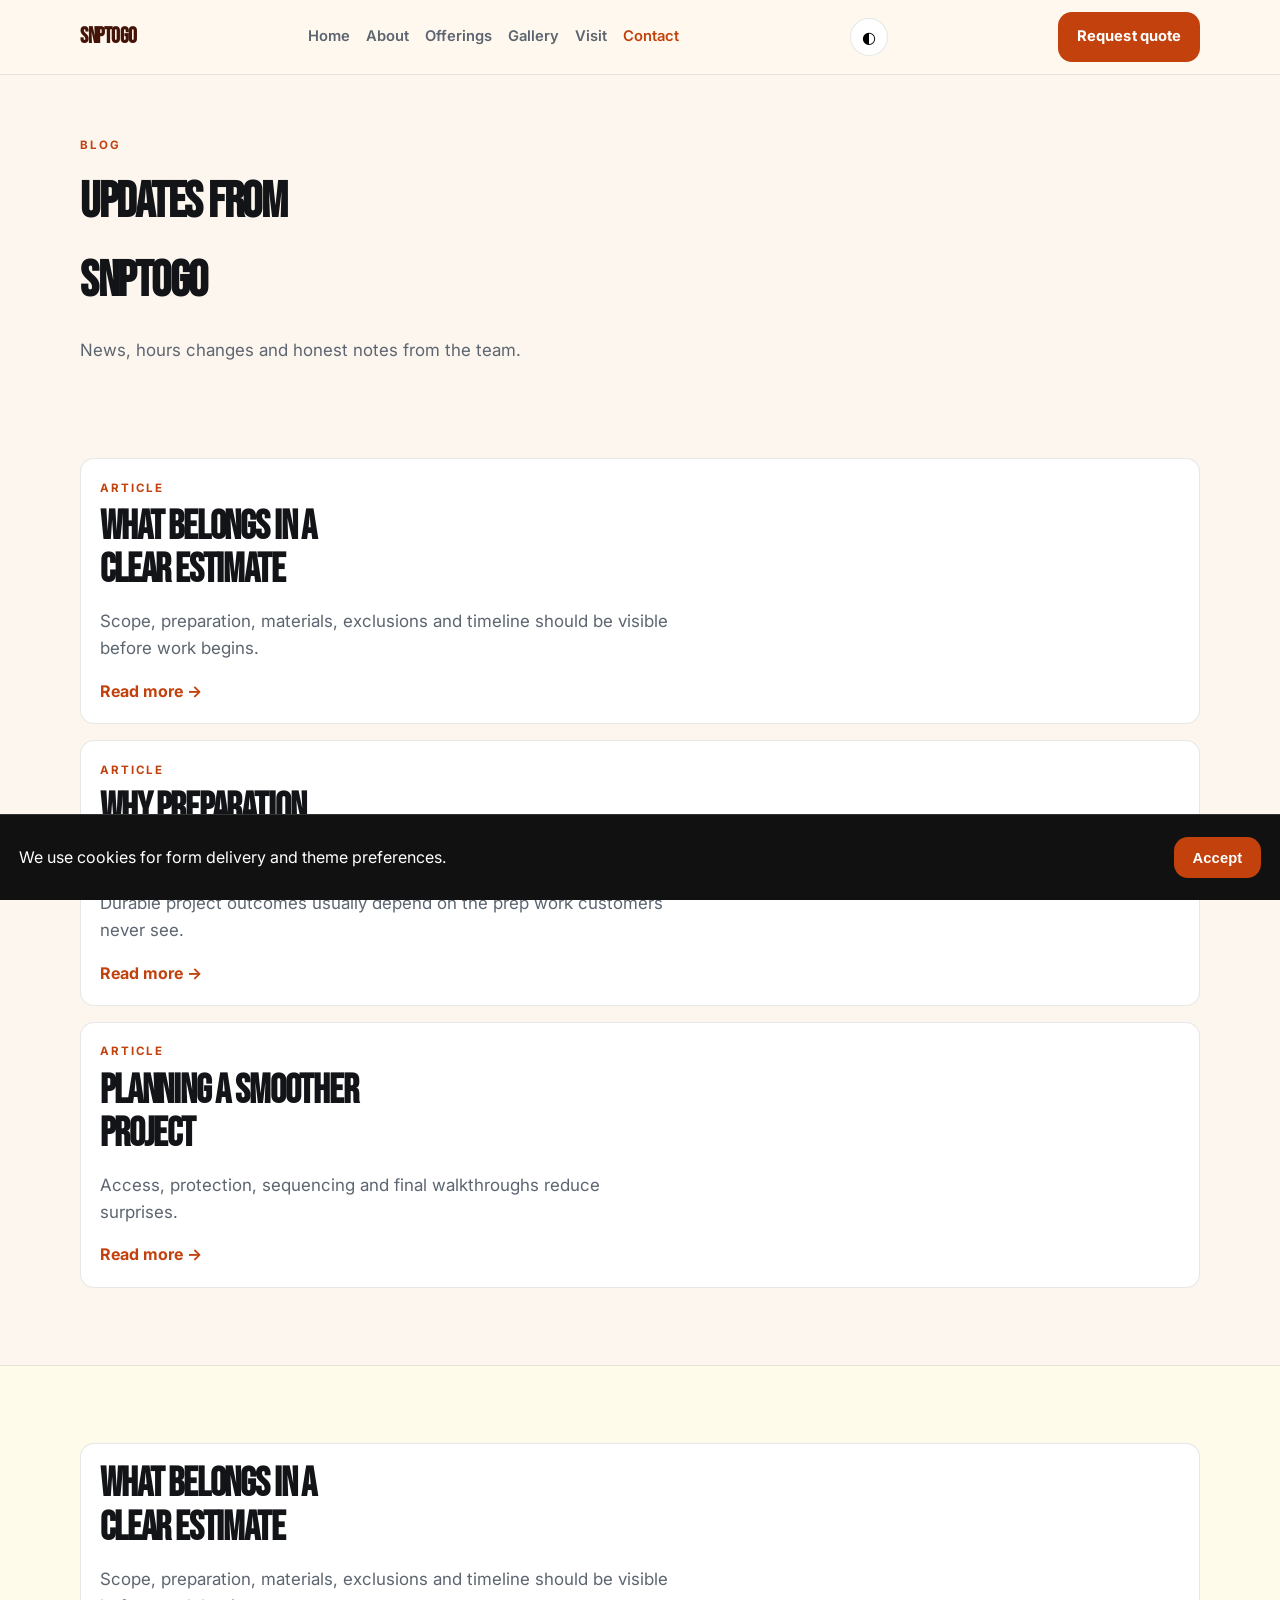
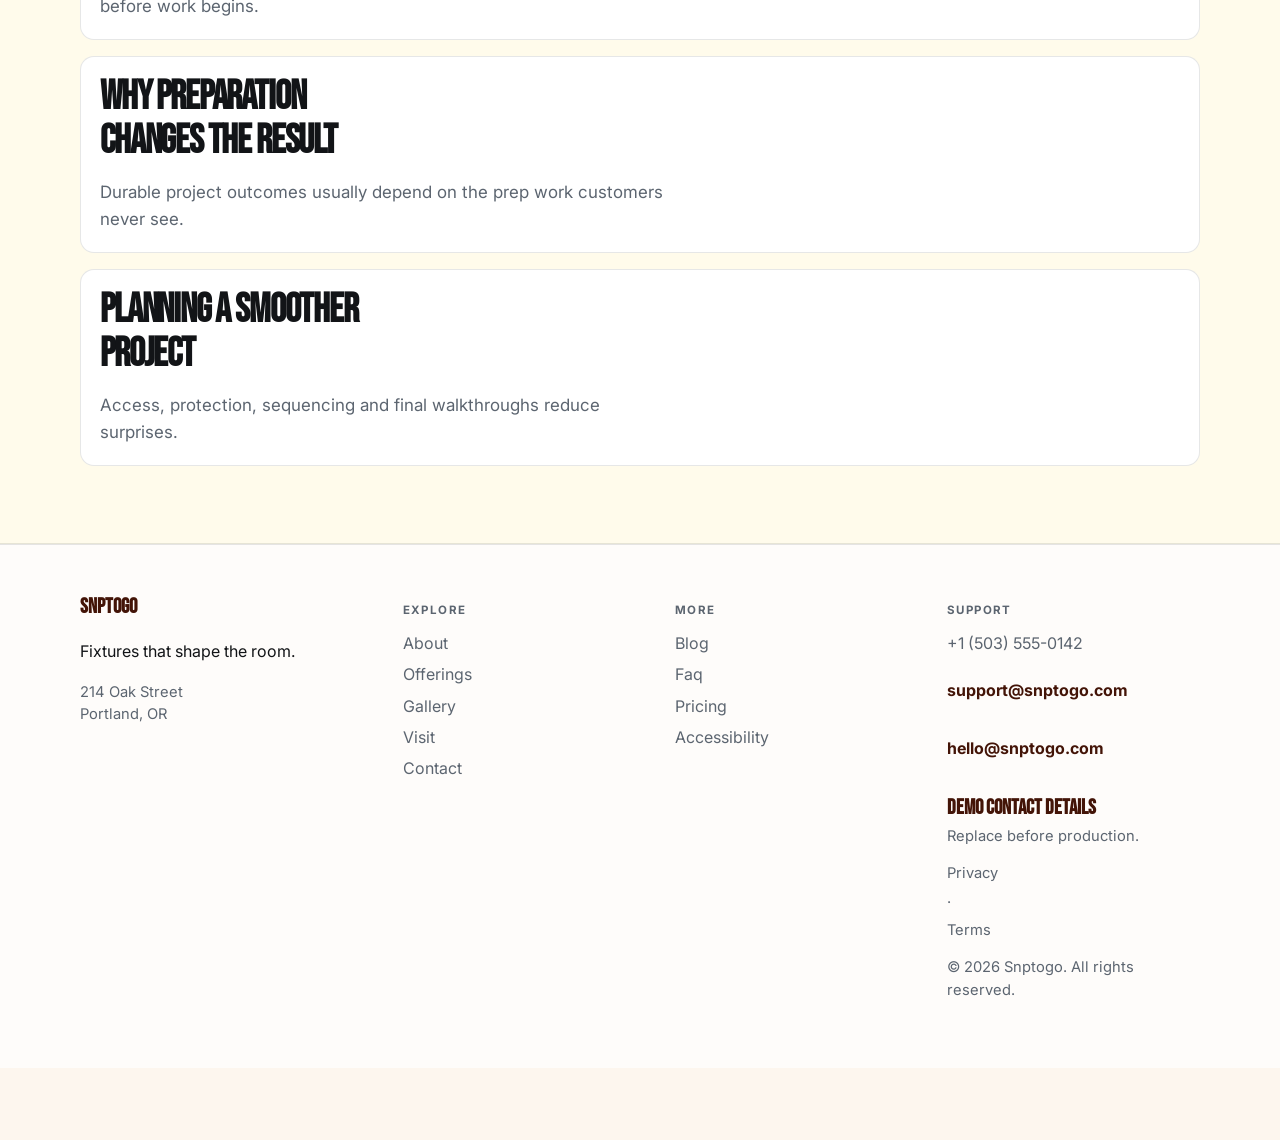
<file: blog.html>
<!DOCTYPE html>
<html lang="en">
<head>
  <meta charset="UTF-8" />
  <meta name="viewport" content="width=device-width, initial-scale=1" />
  <title>Blog | Snptogo</title>
  <meta name="description" content="News from Snptogo" />
  <meta property="og:title" content="Blog | Snptogo" />
  <meta property="og:description" content="News from Snptogo" />
  <meta property="og:type" content="website" />
  <meta name="twitter:card" content="summary_large_image" />
  <meta name="twitter:title" content="Blog | Snptogo" />
  <meta name="twitter:description" content="News from Snptogo" />
  <meta property="og:image" content="assets/img-1.jpg" />
  <meta name="twitter:image" content="assets/img-1.jpg" />
  <meta property="og:url" content="https://snptogo.github.io" />
  <script type="application/ld+json">{"@context": "https://schema.org", "@type": "LocalBusiness", "name": "Snptogo", "description": "Fixtures that shape the room.", "url": "https://snptogo.github.io", "image": "assets/img-1.jpg"}</script>
<script type="application/ld+json">{"@context": "https://schema.org", "@type": "FAQPage", "mainEntity": [{"@type": "Question", "name": "Where are you?", "acceptedAnswer": {"@type": "Answer", "text": "214 Oak Street, Portland, OR. See the map on Visit."}}, {"@type": "Question", "name": "How do I reach support?", "acceptedAnswer": {"@type": "Answer", "text": "Use the Contact form or email support@snptogo.com. We reply during open hours."}}, {"@type": "Question", "name": "How do I book?", "acceptedAnswer": {"@type": "Answer", "text": "Send a message on Contact, email bookings@snptogo.com, or call +1 (503) 555-0142."}}, {"@type": "Question", "name": "Are prices current?", "acceptedAnswer": {"@type": "Answer", "text": "Listed prices are current and may shift with seasons — we update this site when they do."}}, {"@type": "Question", "name": "Do you take groups?", "acceptedAnswer": {"@type": "Answer", "text": "Yes for many bookings — tell us the size and date and we'll confirm what Snptogo can host."}}, {"@type": "Question", "name": "What should I bring?", "acceptedAnswer": {"@type": "Answer", "text": "Just yourself (and any notes on allergies, sizes, or preferences). We'll handle the rest."}}, {"@type": "Question", "name": "Is parking available?", "acceptedAnswer": {"@type": "Answer", "text": "See Locations for the branch closest to you in Portland."}}, {"@type": "Question", "name": "Where can I read updates?", "acceptedAnswer": {"@type": "Answer", "text": "Blog and Journal pages publish changes before social media."}}, {"@type": "Question", "name": "How do I join the team?", "acceptedAnswer": {"@type": "Answer", "text": "Open roles are listed on Careers — we reply to every application."}}, {"@type": "Question", "name": "Is the space accessible?", "acceptedAnswer": {"@type": "Answer", "text": "See our Accessibility page for entrance, seating and restroom notes."}}, {"@type": "Question", "name": "Can I book for someone else?", "acceptedAnswer": {"@type": "Answer", "text": "Yes — include their name and preferences in the contact form."}}]}</script>
<script type="application/ld+json">{"@context": "https://schema.org", "@type": "WebSite", "name": "Snptogo", "url": "https://snptogo.github.io", "description": "Fixtures that shape the room."}</script>
  <link rel="alternate" hreflang="en" href="index.html" />
  <link rel="alternate" hreflang="x-default" href="index.html" />
  <meta name="theme-color" content="#111111" />
  <link rel="preconnect" href="https://fonts.googleapis.com" />
  <link rel="preconnect" href="https://fonts.gstatic.com" crossorigin />
  <link href="https://fonts.googleapis.com/css2?family=Bebas+Neue&family=Inter:wght@400;500;600;700&display=swap" rel="stylesheet" />
  <link rel="stylesheet" href="styles.css" />
  <link rel="icon" href="favicon.svg" type="image/svg+xml" />
</head>
<body>

  <header class="top">
    <div class="shell bar">
      <a class="logo" href="index.html">Snptogo</a>
      <button class="nav-toggle" type="button" aria-label="Open menu" data-nav-toggle>
        <span></span><span></span><span></span>
      </button>
      <nav data-nav><a href="index.html">Home</a><a href="about.html">About</a><a href="offerings.html">Offerings</a><a href="gallery.html">Gallery</a><a href="visit.html">Visit</a><a href="contact.html" class="on">Contact</a></nav>
      <button type="button" class="theme-toggle" data-theme-toggle aria-label="Toggle dark mode">◐</button>
      <a class="cta" href="contact.html" data-open-book>Request quote</a>
    </div>
  </header>  <main class="page">
    <section class="page-hero"><div class="shell">
      <p class="eyebrow">Blog</p>
      <h1>Updates from Snptogo</h1>
      <p class="lead">News, hours changes and honest notes from the team.</p>
    </div></section>
    <section class="block"><div class="shell journal-stack"><article class="journal-entry reveal">
      <p class="eyebrow">Article</p>
      <h2><a href="#post-0">What belongs in a clear estimate</a></h2>
      <p class="lead">Scope, preparation, materials, exclusions and timeline should be visible before work begins.</p>
      <a class="textlink" href="#post-0">Read more →</a>
    </article><article class="journal-entry reveal">
      <p class="eyebrow">Article</p>
      <h2><a href="#post-1">Why preparation changes the result</a></h2>
      <p class="lead">Durable project outcomes usually depend on the prep work customers never see.</p>
      <a class="textlink" href="#post-1">Read more →</a>
    </article><article class="journal-entry reveal">
      <p class="eyebrow">Article</p>
      <h2><a href="#post-2">Planning a smoother project</a></h2>
      <p class="lead">Access, protection, sequencing and final walkthroughs reduce surprises.</p>
      <a class="textlink" href="#post-2">Read more →</a>
    </article></div></section>
    <section class="block tint"><div class="shell journal-stack"><article id="post-0" class="journal-entry reveal">
      <h2>What belongs in a clear estimate</h2>
      <p class="lead">Scope, preparation, materials, exclusions and timeline should be visible before work begins.</p>
    </article><article id="post-1" class="journal-entry reveal">
      <h2>Why preparation changes the result</h2>
      <p class="lead">Durable project outcomes usually depend on the prep work customers never see.</p>
    </article><article id="post-2" class="journal-entry reveal">
      <h2>Planning a smoother project</h2>
      <p class="lead">Access, protection, sequencing and final walkthroughs reduce surprises.</p>
    </article></div></section>
  </main>
  <footer class="foot">
    <div class="shell foot-grid">
      <div>
        <strong>Snptogo</strong>
        <p>Fixtures that shape the room.</p>
        <p class="foot-meta">214 Oak Street<br/>Portland, OR</p>
      </div>
      <div>
        <p class="fh">Explore</p>
        <a href="about.html">About</a><a href="offerings.html">Offerings</a><a href="gallery.html">Gallery</a><a href="visit.html">Visit</a><a href="contact.html">Contact</a>
      </div>
      <div>
        <p class="fh">More</p>
        <a href="blog.html">Blog</a><a href="faq.html">Faq</a><a href="pricing.html">Pricing</a><a href="accessibility.html">Accessibility</a>
      </div>
      <div>
        <p class="fh">Support</p>
        <a href="tel:+15035550142">+1 (503) 555-0142</a>
        <p class="mail-plain">support@snptogo.com</p>
        <p class="mail-plain">hello@snptogo.com</p>
        
        <p class="foot-meta"><strong>Demo contact details</strong><br/>Replace before production.</p>
        <p class="foot-meta"><a href="privacy.html">Privacy</a> · <a href="terms.html">Terms</a></p>
        <p class="foot-meta">© 2026 Snptogo. All rights reserved.</p>
      </div>
    </div>
  </footer>
  <div class="cookie-bar" data-cookie-bar hidden>
    <p>We use cookies for form delivery and theme preferences.</p>
    <button type="button" class="btn solid" data-cookie-accept>Accept</button>
  </div>
  <div class="mobile-cta">
    <a href="tel:+15035550142">Call</a>
    <button type="button" data-open-book>Request quote</button>
    <a href="visit.html">Map</a>
  </div>
  <div class="toast" data-toast hidden></div>

  <div class="modal" data-book-modal hidden>
    <div class="modal-card">
      <button class="modal-close" type="button" data-close-book aria-label="Close">×</button>
      <p class="eyebrow">Quick request</p>
      <h3>Contact Snptogo</h3>
      <p class="lead">Send the essentials and we will reply by email.</p>
      <form class="contact-form compact" data-quick-book data-support="support@snptogo.com">
        <label>Name<input name="name" required placeholder="Your name" /></label>
        <label>Email<input type="email" name="email" required placeholder="you@email.com" /></label>
        <label>Timing<input name="when" required placeholder="Preferred date or timeline" /></label>
        <label>Notes<textarea name="message" rows="3" placeholder="Project, product, service or other details…"></textarea></label>
        <button class="btn solid" type="submit">Request quote</button>
      </form>
    </div>
  </div>

  <div class="lightbox" data-lightbox hidden>
    <button class="modal-close" type="button" data-lightbox-close aria-label="Close">×</button>
    <img data-lightbox-img alt="" />
    <div class="lightbox-nav">
      <button type="button" data-lightbox-prev>‹</button>
      <button type="button" data-lightbox-next>›</button>
    </div>
  </div>
  <script src="site.js"></script>
</body></html>
</file>
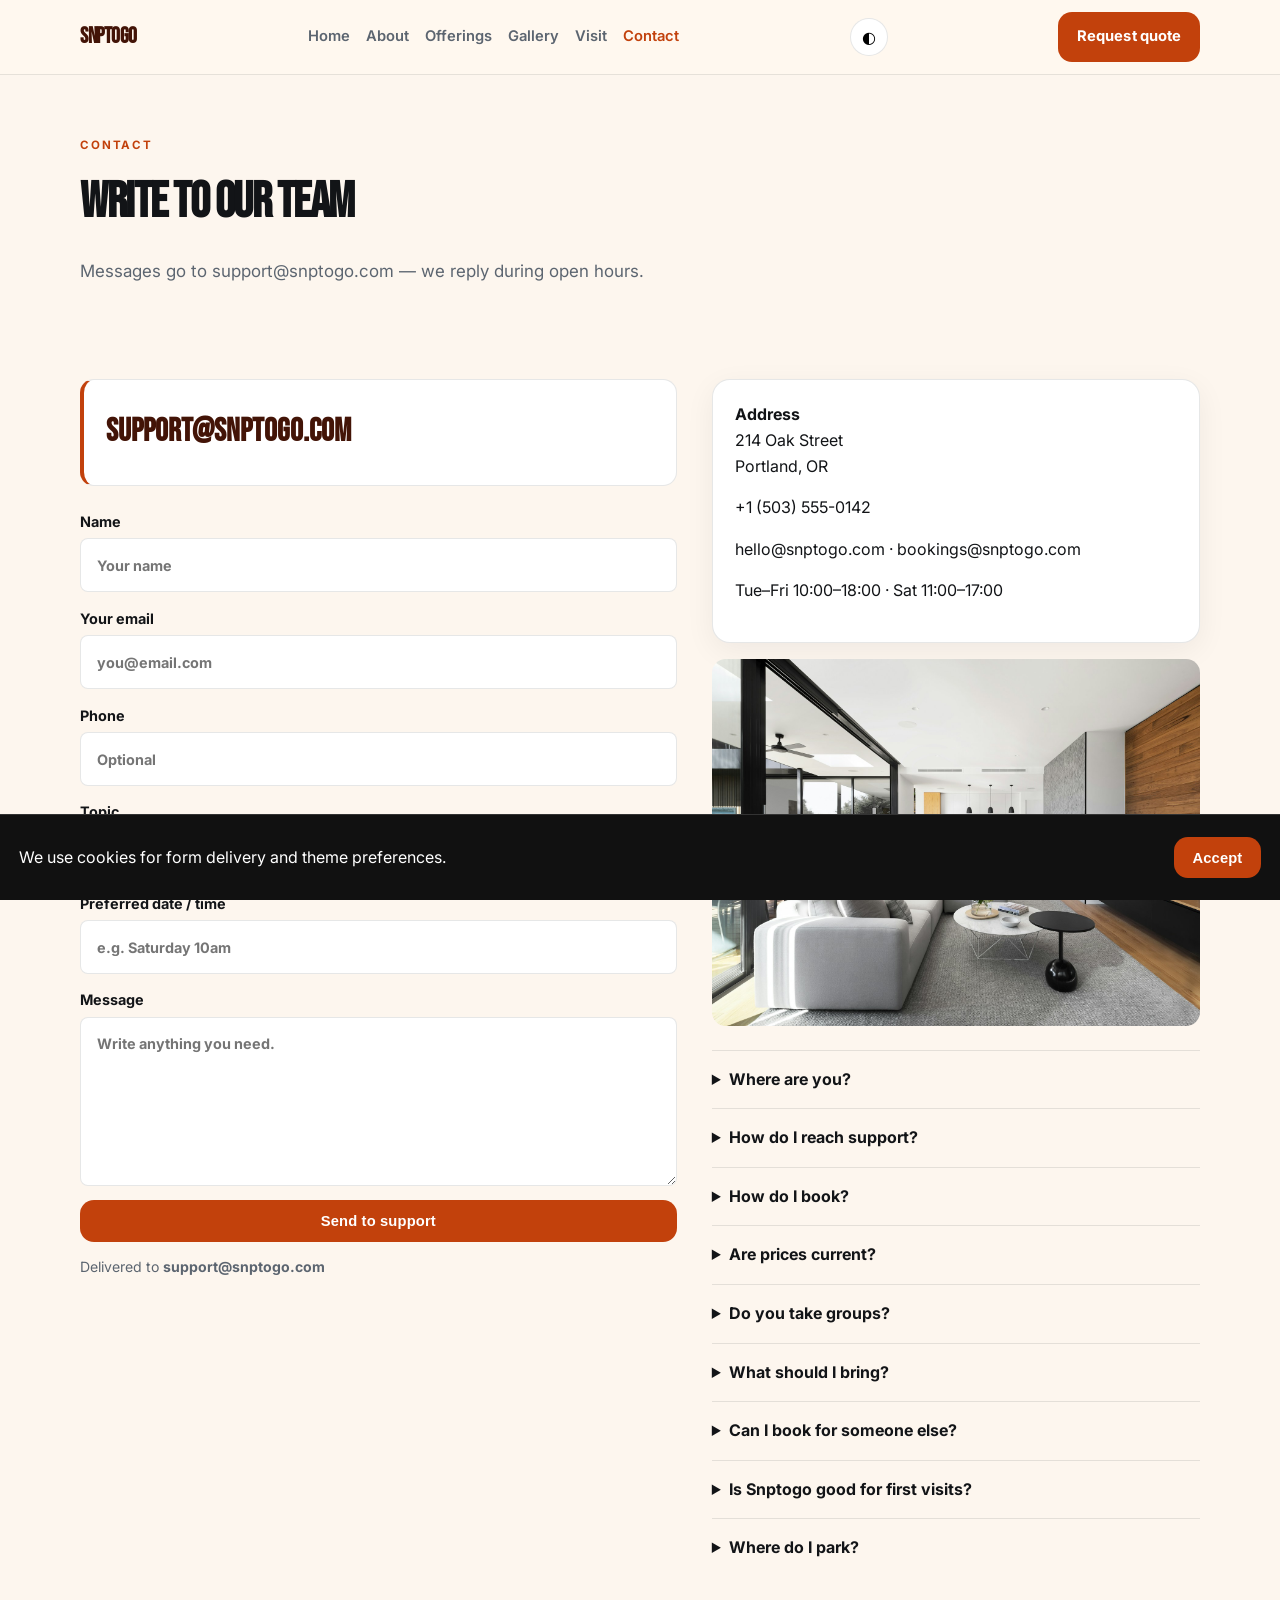
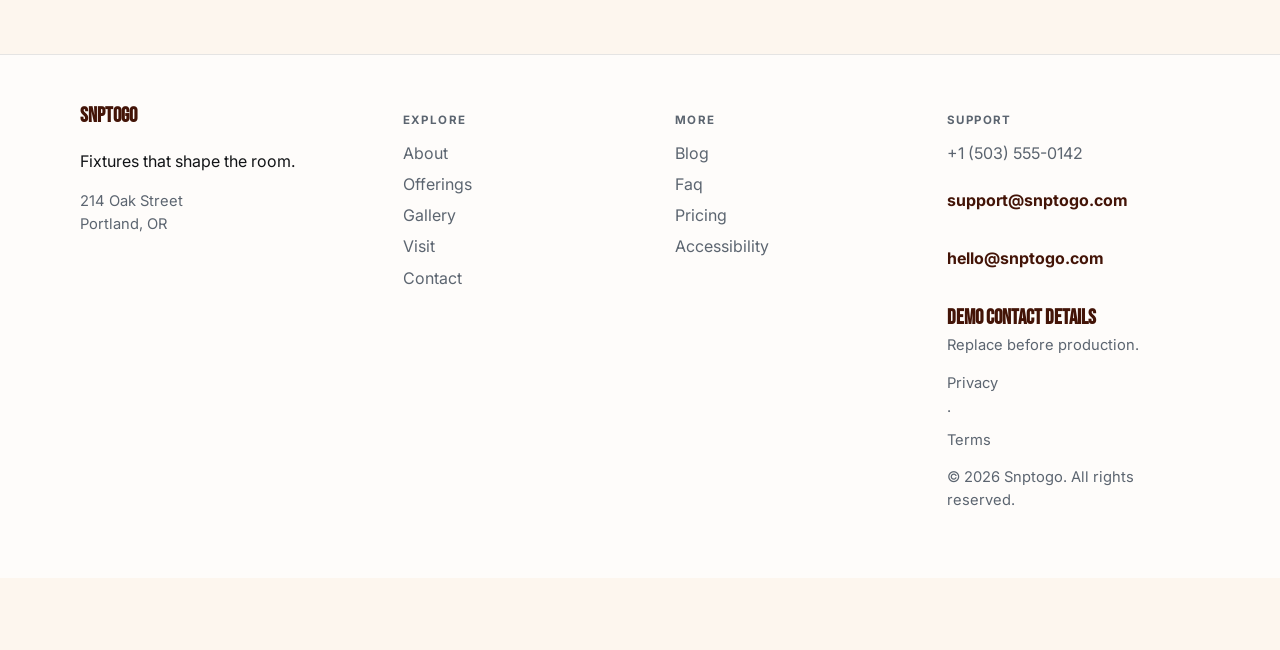
<file: contact.html>
<!DOCTYPE html>
<html lang="en">
<head>
  <meta charset="UTF-8" />
  <meta name="viewport" content="width=device-width, initial-scale=1" />
  <title>Contact | Snptogo</title>
  <meta name="description" content="Contact Snptogo" />
  <meta property="og:title" content="Contact | Snptogo" />
  <meta property="og:description" content="Contact Snptogo" />
  <meta property="og:type" content="website" />
  <meta name="twitter:card" content="summary_large_image" />
  <meta name="twitter:title" content="Contact | Snptogo" />
  <meta name="twitter:description" content="Contact Snptogo" />
  <meta property="og:image" content="assets/img-1.jpg" />
  <meta name="twitter:image" content="assets/img-1.jpg" />
  <meta property="og:url" content="https://snptogo.github.io" />
  <script type="application/ld+json">{"@context": "https://schema.org", "@type": "LocalBusiness", "name": "Snptogo", "description": "Fixtures that shape the room.", "url": "https://snptogo.github.io", "image": "assets/img-1.jpg"}</script>
<script type="application/ld+json">{"@context": "https://schema.org", "@type": "FAQPage", "mainEntity": [{"@type": "Question", "name": "Where are you?", "acceptedAnswer": {"@type": "Answer", "text": "214 Oak Street, Portland, OR. See the map on Visit."}}, {"@type": "Question", "name": "How do I reach support?", "acceptedAnswer": {"@type": "Answer", "text": "Use the Contact form or email support@snptogo.com. We reply during open hours."}}, {"@type": "Question", "name": "How do I book?", "acceptedAnswer": {"@type": "Answer", "text": "Send a message on Contact, email bookings@snptogo.com, or call +1 (503) 555-0142."}}, {"@type": "Question", "name": "Are prices current?", "acceptedAnswer": {"@type": "Answer", "text": "Listed prices are current and may shift with seasons — we update this site when they do."}}, {"@type": "Question", "name": "Do you take groups?", "acceptedAnswer": {"@type": "Answer", "text": "Yes for many bookings — tell us the size and date and we'll confirm what Snptogo can host."}}, {"@type": "Question", "name": "What should I bring?", "acceptedAnswer": {"@type": "Answer", "text": "Just yourself (and any notes on allergies, sizes, or preferences). We'll handle the rest."}}, {"@type": "Question", "name": "Is parking available?", "acceptedAnswer": {"@type": "Answer", "text": "See Locations for the branch closest to you in Portland."}}, {"@type": "Question", "name": "Where can I read updates?", "acceptedAnswer": {"@type": "Answer", "text": "Blog and Journal pages publish changes before social media."}}, {"@type": "Question", "name": "How do I join the team?", "acceptedAnswer": {"@type": "Answer", "text": "Open roles are listed on Careers — we reply to every application."}}, {"@type": "Question", "name": "Is the space accessible?", "acceptedAnswer": {"@type": "Answer", "text": "See our Accessibility page for entrance, seating and restroom notes."}}, {"@type": "Question", "name": "Can I book for someone else?", "acceptedAnswer": {"@type": "Answer", "text": "Yes — include their name and preferences in the contact form."}}]}</script>
<script type="application/ld+json">{"@context": "https://schema.org", "@type": "WebSite", "name": "Snptogo", "url": "https://snptogo.github.io", "description": "Fixtures that shape the room."}</script>
  <link rel="alternate" hreflang="en" href="index.html" />
  <link rel="alternate" hreflang="x-default" href="index.html" />
  <meta name="theme-color" content="#111111" />
  <link rel="preconnect" href="https://fonts.googleapis.com" />
  <link rel="preconnect" href="https://fonts.gstatic.com" crossorigin />
  <link href="https://fonts.googleapis.com/css2?family=Bebas+Neue&family=Inter:wght@400;500;600;700&display=swap" rel="stylesheet" />
  <link rel="stylesheet" href="styles.css" />
  <link rel="icon" href="favicon.svg" type="image/svg+xml" />
</head>
<body>

  <header class="top">
    <div class="shell bar">
      <a class="logo" href="index.html">Snptogo</a>
      <button class="nav-toggle" type="button" aria-label="Open menu" data-nav-toggle>
        <span></span><span></span><span></span>
      </button>
      <nav data-nav><a href="index.html">Home</a><a href="about.html">About</a><a href="offerings.html">Offerings</a><a href="gallery.html">Gallery</a><a href="visit.html">Visit</a><a href="contact.html" class="on">Contact</a></nav>
      <button type="button" class="theme-toggle" data-theme-toggle aria-label="Toggle dark mode">◐</button>
      <a class="cta" href="contact.html" data-open-book>Request quote</a>
    </div>
  </header>  <main class="page">
    <section class="page-hero"><div class="shell">
      <p class="eyebrow">Contact</p><h1>Write to our team</h1>
      <p class="lead">Messages go to support@snptogo.com — we reply during open hours.</p>
    </div></section>
    <section class="block"><div class="shell contact-grid">
      <div><div class="support-banner"><p class="support-mail">support@snptogo.com</p></div><form class="contact-form" data-contact data-support="support@snptogo.com">
          <label>Name<input name="name" required placeholder="Your name" autocomplete="name" /></label>
          <label>Your email<input type="email" name="email" required placeholder="you@email.com" autocomplete="email" /></label>
          <label>Phone<input type="tel" name="phone" placeholder="Optional" autocomplete="tel" /></label>
          <label>Topic<select name="topic" required>
              <option value="Booking">Booking / reservation</option>
              <option value="Support">Support / question</option>
              <option value="Group">Group or event</option>
              <option value="Other">Something else</option>
            </select></label>
          <label>Preferred date / time<input name="when" placeholder="e.g. Saturday 10am" /></label>
          <label>Message<textarea name="message" rows="6" required placeholder="Write anything you need."></textarea></label>
          <button class="btn solid" type="submit">Send to support</button>
          <p class="form-note">Delivered to <strong>support@snptogo.com</strong></p>
        </form>
      <div class="form-success" data-success hidden><h3>Message received</h3><button type="button" class="btn quiet" data-again>Send another</button></div></div>
      <div><div class="card stack-card">
      <p><strong>Address</strong><br/>214 Oak Street<br/>Portland, OR</p>
      <p><a href="tel:+15035550142">+1 (503) 555-0142</a></p>
      <p>hello@snptogo.com · bookings@snptogo.com</p><p>Tue–Fri 10:00–18:00 · Sat 11:00–17:00</p></div>
      <img class="solo" src="assets/img-7.jpg" alt="contact" style="margin-top:1rem" />
      <div class="faq" style="margin-top:1.5rem"><details><summary>Where are you?</summary><p>214 Oak Street, Portland, OR. See the map on Visit.</p></details>
<details><summary>How do I reach support?</summary><p>Use the Contact form or email support@snptogo.com. We reply during open hours.</p></details>
<details><summary>How do I book?</summary><p>Send a message on Contact, email bookings@snptogo.com, or call +1 (503) 555-0142.</p></details>
<details><summary>Are prices current?</summary><p>Listed prices are current and may shift with seasons — we update this site when they do.</p></details>
<details><summary>Do you take groups?</summary><p>Yes for many bookings — tell us the size and date and we'll confirm what Snptogo can host.</p></details>
<details><summary>What should I bring?</summary><p>Just yourself (and any notes on allergies, sizes, or preferences). We'll handle the rest.</p></details>
<details><summary>Can I book for someone else?</summary><p>Yes — include their name and preferences in the Contact form or email support@snptogo.com.</p></details>
<details><summary>Is Snptogo good for first visits?</summary><p>Absolutely — tell us it's your first time and we'll recommend a starting point.</p></details>
<details><summary>Where do I park?</summary><p>See the Visit page for address and map links around Portland.</p></details></div></div>
    </div></section>
  </main>
  <footer class="foot">
    <div class="shell foot-grid">
      <div>
        <strong>Snptogo</strong>
        <p>Fixtures that shape the room.</p>
        <p class="foot-meta">214 Oak Street<br/>Portland, OR</p>
      </div>
      <div>
        <p class="fh">Explore</p>
        <a href="about.html">About</a><a href="offerings.html">Offerings</a><a href="gallery.html">Gallery</a><a href="visit.html">Visit</a><a href="contact.html">Contact</a>
      </div>
      <div>
        <p class="fh">More</p>
        <a href="blog.html">Blog</a><a href="faq.html">Faq</a><a href="pricing.html">Pricing</a><a href="accessibility.html">Accessibility</a>
      </div>
      <div>
        <p class="fh">Support</p>
        <a href="tel:+15035550142">+1 (503) 555-0142</a>
        <p class="mail-plain">support@snptogo.com</p>
        <p class="mail-plain">hello@snptogo.com</p>
        
        <p class="foot-meta"><strong>Demo contact details</strong><br/>Replace before production.</p>
        <p class="foot-meta"><a href="privacy.html">Privacy</a> · <a href="terms.html">Terms</a></p>
        <p class="foot-meta">© 2026 Snptogo. All rights reserved.</p>
      </div>
    </div>
  </footer>
  <div class="cookie-bar" data-cookie-bar hidden>
    <p>We use cookies for form delivery and theme preferences.</p>
    <button type="button" class="btn solid" data-cookie-accept>Accept</button>
  </div>
  <div class="mobile-cta">
    <a href="tel:+15035550142">Call</a>
    <button type="button" data-open-book>Request quote</button>
    <a href="visit.html">Map</a>
  </div>
  <div class="toast" data-toast hidden></div>

  <div class="modal" data-book-modal hidden>
    <div class="modal-card">
      <button class="modal-close" type="button" data-close-book aria-label="Close">×</button>
      <p class="eyebrow">Quick request</p>
      <h3>Contact Snptogo</h3>
      <p class="lead">Send the essentials and we will reply by email.</p>
      <form class="contact-form compact" data-quick-book data-support="support@snptogo.com">
        <label>Name<input name="name" required placeholder="Your name" /></label>
        <label>Email<input type="email" name="email" required placeholder="you@email.com" /></label>
        <label>Timing<input name="when" required placeholder="Preferred date or timeline" /></label>
        <label>Notes<textarea name="message" rows="3" placeholder="Project, product, service or other details…"></textarea></label>
        <button class="btn solid" type="submit">Request quote</button>
      </form>
    </div>
  </div>

  <div class="lightbox" data-lightbox hidden>
    <button class="modal-close" type="button" data-lightbox-close aria-label="Close">×</button>
    <img data-lightbox-img alt="" />
    <div class="lightbox-nav">
      <button type="button" data-lightbox-prev>‹</button>
      <button type="button" data-lightbox-next>›</button>
    </div>
  </div>
  <script src="site.js"></script>
</body></html>
</file>
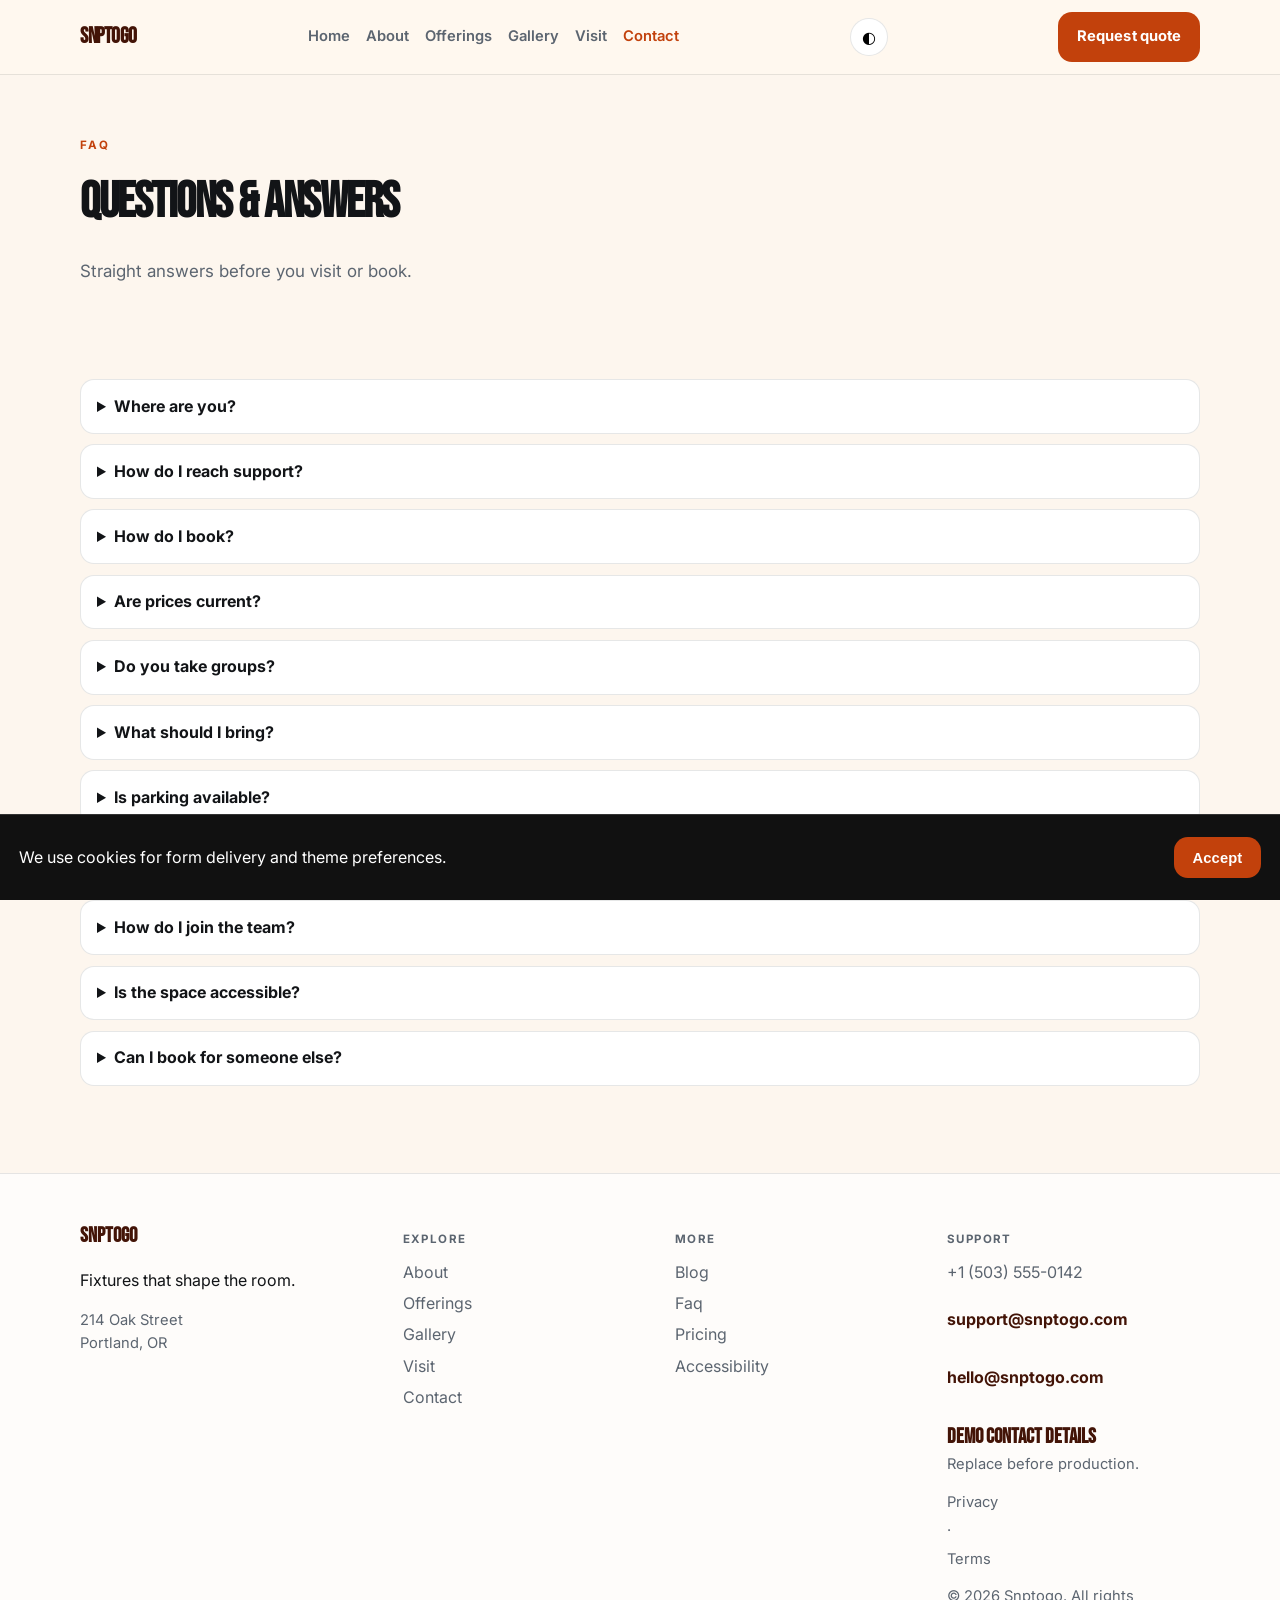
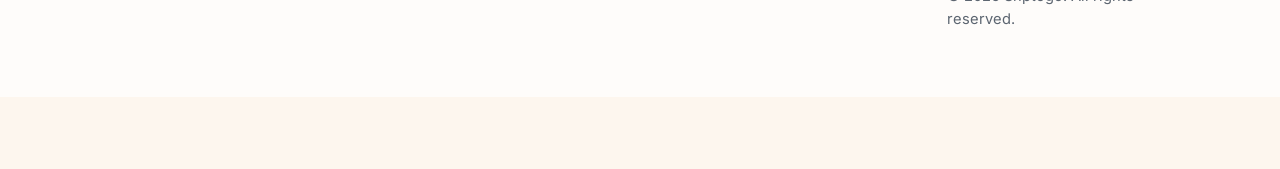
<file: faq.html>
<!DOCTYPE html>
<html lang="en">
<head>
  <meta charset="UTF-8" />
  <meta name="viewport" content="width=device-width, initial-scale=1" />
  <title>FAQ | Snptogo</title>
  <meta name="description" content="Frequently asked questions" />
  <meta property="og:title" content="FAQ | Snptogo" />
  <meta property="og:description" content="Frequently asked questions" />
  <meta property="og:type" content="website" />
  <meta name="twitter:card" content="summary_large_image" />
  <meta name="twitter:title" content="FAQ | Snptogo" />
  <meta name="twitter:description" content="Frequently asked questions" />
  <meta property="og:image" content="assets/img-1.jpg" />
  <meta name="twitter:image" content="assets/img-1.jpg" />
  <meta property="og:url" content="https://snptogo.github.io" />
  <script type="application/ld+json">{"@context": "https://schema.org", "@type": "LocalBusiness", "name": "Snptogo", "description": "Fixtures that shape the room.", "url": "https://snptogo.github.io", "image": "assets/img-1.jpg"}</script>
<script type="application/ld+json">{"@context": "https://schema.org", "@type": "FAQPage", "mainEntity": [{"@type": "Question", "name": "Where are you?", "acceptedAnswer": {"@type": "Answer", "text": "214 Oak Street, Portland, OR. See the map on Visit."}}, {"@type": "Question", "name": "How do I reach support?", "acceptedAnswer": {"@type": "Answer", "text": "Use the Contact form or email support@snptogo.com. We reply during open hours."}}, {"@type": "Question", "name": "How do I book?", "acceptedAnswer": {"@type": "Answer", "text": "Send a message on Contact, email bookings@snptogo.com, or call +1 (503) 555-0142."}}, {"@type": "Question", "name": "Are prices current?", "acceptedAnswer": {"@type": "Answer", "text": "Listed prices are current and may shift with seasons — we update this site when they do."}}, {"@type": "Question", "name": "Do you take groups?", "acceptedAnswer": {"@type": "Answer", "text": "Yes for many bookings — tell us the size and date and we'll confirm what Snptogo can host."}}, {"@type": "Question", "name": "What should I bring?", "acceptedAnswer": {"@type": "Answer", "text": "Just yourself (and any notes on allergies, sizes, or preferences). We'll handle the rest."}}, {"@type": "Question", "name": "Is parking available?", "acceptedAnswer": {"@type": "Answer", "text": "See Locations for the branch closest to you in Portland."}}, {"@type": "Question", "name": "Where can I read updates?", "acceptedAnswer": {"@type": "Answer", "text": "Blog and Journal pages publish changes before social media."}}, {"@type": "Question", "name": "How do I join the team?", "acceptedAnswer": {"@type": "Answer", "text": "Open roles are listed on Careers — we reply to every application."}}, {"@type": "Question", "name": "Is the space accessible?", "acceptedAnswer": {"@type": "Answer", "text": "See our Accessibility page for entrance, seating and restroom notes."}}, {"@type": "Question", "name": "Can I book for someone else?", "acceptedAnswer": {"@type": "Answer", "text": "Yes — include their name and preferences in the contact form."}}]}</script>
<script type="application/ld+json">{"@context": "https://schema.org", "@type": "WebSite", "name": "Snptogo", "url": "https://snptogo.github.io", "description": "Fixtures that shape the room."}</script>
  <link rel="alternate" hreflang="en" href="index.html" />
  <link rel="alternate" hreflang="x-default" href="index.html" />
  <meta name="theme-color" content="#111111" />
  <link rel="preconnect" href="https://fonts.googleapis.com" />
  <link rel="preconnect" href="https://fonts.gstatic.com" crossorigin />
  <link href="https://fonts.googleapis.com/css2?family=Bebas+Neue&family=Inter:wght@400;500;600;700&display=swap" rel="stylesheet" />
  <link rel="stylesheet" href="styles.css" />
  <link rel="icon" href="favicon.svg" type="image/svg+xml" />
</head>
<body>

  <header class="top">
    <div class="shell bar">
      <a class="logo" href="index.html">Snptogo</a>
      <button class="nav-toggle" type="button" aria-label="Open menu" data-nav-toggle>
        <span></span><span></span><span></span>
      </button>
      <nav data-nav><a href="index.html">Home</a><a href="about.html">About</a><a href="offerings.html">Offerings</a><a href="gallery.html">Gallery</a><a href="visit.html">Visit</a><a href="contact.html" class="on">Contact</a></nav>
      <button type="button" class="theme-toggle" data-theme-toggle aria-label="Toggle dark mode">◐</button>
      <a class="cta" href="contact.html" data-open-book>Request quote</a>
    </div>
  </header>  <main class="page">
    <section class="page-hero"><div class="shell">
      <p class="eyebrow">FAQ</p>
      <h1>Questions &amp; answers</h1>
      <p class="lead">Straight answers before you visit or book.</p>
    </div></section>
    <section class="block"><div class="shell faq-page"><details class='faq-item reveal'><summary>Where are you?</summary><p>214 Oak Street, Portland, OR. See the map on Visit.</p></details><details class='faq-item reveal'><summary>How do I reach support?</summary><p>Use the Contact form or email support@snptogo.com. We reply during open hours.</p></details><details class='faq-item reveal'><summary>How do I book?</summary><p>Send a message on Contact, email bookings@snptogo.com, or call +1 (503) 555-0142.</p></details><details class='faq-item reveal'><summary>Are prices current?</summary><p>Listed prices are current and may shift with seasons — we update this site when they do.</p></details><details class='faq-item reveal'><summary>Do you take groups?</summary><p>Yes for many bookings — tell us the size and date and we&#x27;ll confirm what Snptogo can host.</p></details><details class='faq-item reveal'><summary>What should I bring?</summary><p>Just yourself (and any notes on allergies, sizes, or preferences). We&#x27;ll handle the rest.</p></details><details class='faq-item reveal'><summary>Is parking available?</summary><p>See Locations for the branch closest to you in Portland.</p></details><details class='faq-item reveal'><summary>Where can I read updates?</summary><p>Blog and Journal pages publish changes before social media.</p></details><details class='faq-item reveal'><summary>How do I join the team?</summary><p>Open roles are listed on Careers — we reply to every application.</p></details><details class='faq-item reveal'><summary>Is the space accessible?</summary><p>See our Accessibility page for entrance, seating and restroom notes.</p></details><details class='faq-item reveal'><summary>Can I book for someone else?</summary><p>Yes — include their name and preferences in the contact form.</p></details></div></section>
  </main>
  <footer class="foot">
    <div class="shell foot-grid">
      <div>
        <strong>Snptogo</strong>
        <p>Fixtures that shape the room.</p>
        <p class="foot-meta">214 Oak Street<br/>Portland, OR</p>
      </div>
      <div>
        <p class="fh">Explore</p>
        <a href="about.html">About</a><a href="offerings.html">Offerings</a><a href="gallery.html">Gallery</a><a href="visit.html">Visit</a><a href="contact.html">Contact</a>
      </div>
      <div>
        <p class="fh">More</p>
        <a href="blog.html">Blog</a><a href="faq.html">Faq</a><a href="pricing.html">Pricing</a><a href="accessibility.html">Accessibility</a>
      </div>
      <div>
        <p class="fh">Support</p>
        <a href="tel:+15035550142">+1 (503) 555-0142</a>
        <p class="mail-plain">support@snptogo.com</p>
        <p class="mail-plain">hello@snptogo.com</p>
        
        <p class="foot-meta"><strong>Demo contact details</strong><br/>Replace before production.</p>
        <p class="foot-meta"><a href="privacy.html">Privacy</a> · <a href="terms.html">Terms</a></p>
        <p class="foot-meta">© 2026 Snptogo. All rights reserved.</p>
      </div>
    </div>
  </footer>
  <div class="cookie-bar" data-cookie-bar hidden>
    <p>We use cookies for form delivery and theme preferences.</p>
    <button type="button" class="btn solid" data-cookie-accept>Accept</button>
  </div>
  <div class="mobile-cta">
    <a href="tel:+15035550142">Call</a>
    <button type="button" data-open-book>Request quote</button>
    <a href="visit.html">Map</a>
  </div>
  <div class="toast" data-toast hidden></div>

  <div class="modal" data-book-modal hidden>
    <div class="modal-card">
      <button class="modal-close" type="button" data-close-book aria-label="Close">×</button>
      <p class="eyebrow">Quick request</p>
      <h3>Contact Snptogo</h3>
      <p class="lead">Send the essentials and we will reply by email.</p>
      <form class="contact-form compact" data-quick-book data-support="support@snptogo.com">
        <label>Name<input name="name" required placeholder="Your name" /></label>
        <label>Email<input type="email" name="email" required placeholder="you@email.com" /></label>
        <label>Timing<input name="when" required placeholder="Preferred date or timeline" /></label>
        <label>Notes<textarea name="message" rows="3" placeholder="Project, product, service or other details…"></textarea></label>
        <button class="btn solid" type="submit">Request quote</button>
      </form>
    </div>
  </div>

  <div class="lightbox" data-lightbox hidden>
    <button class="modal-close" type="button" data-lightbox-close aria-label="Close">×</button>
    <img data-lightbox-img alt="" />
    <div class="lightbox-nav">
      <button type="button" data-lightbox-prev>‹</button>
      <button type="button" data-lightbox-next>›</button>
    </div>
  </div>
  <script src="site.js"></script>
</body></html>
</file>
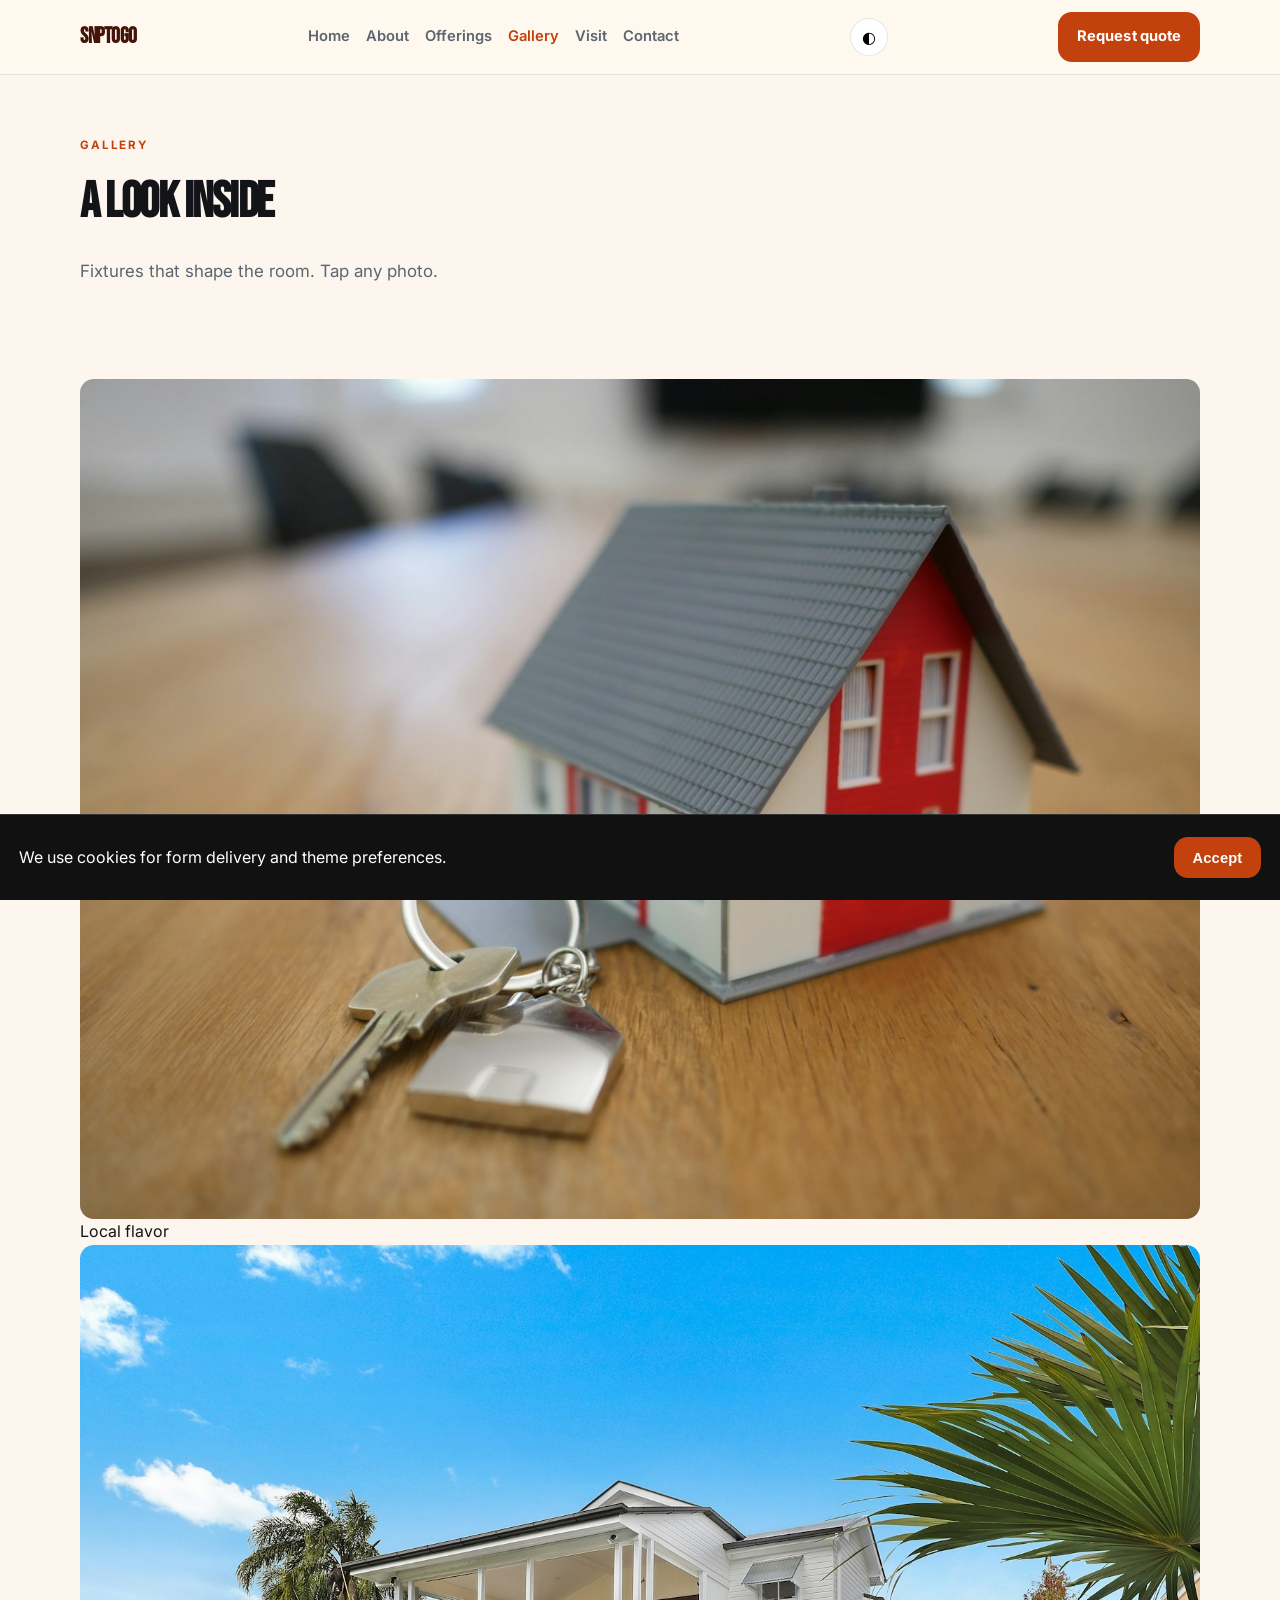
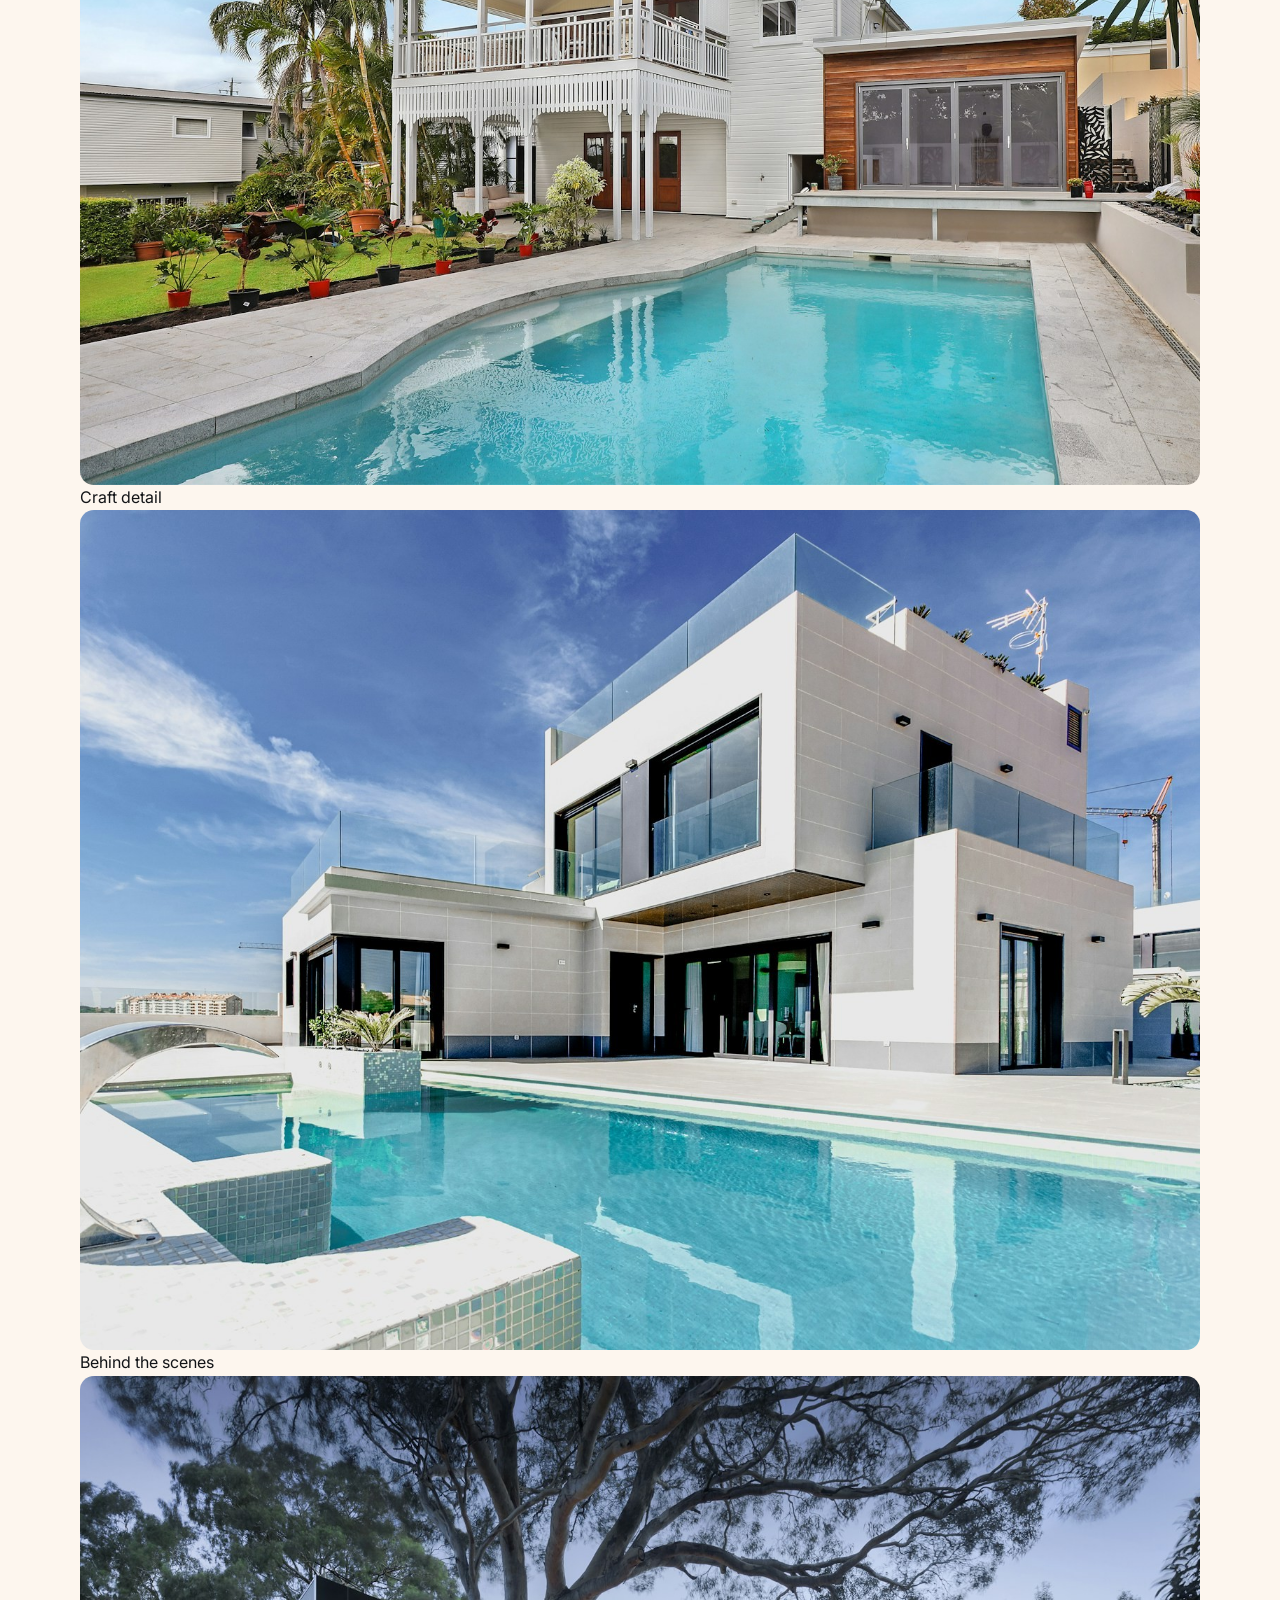
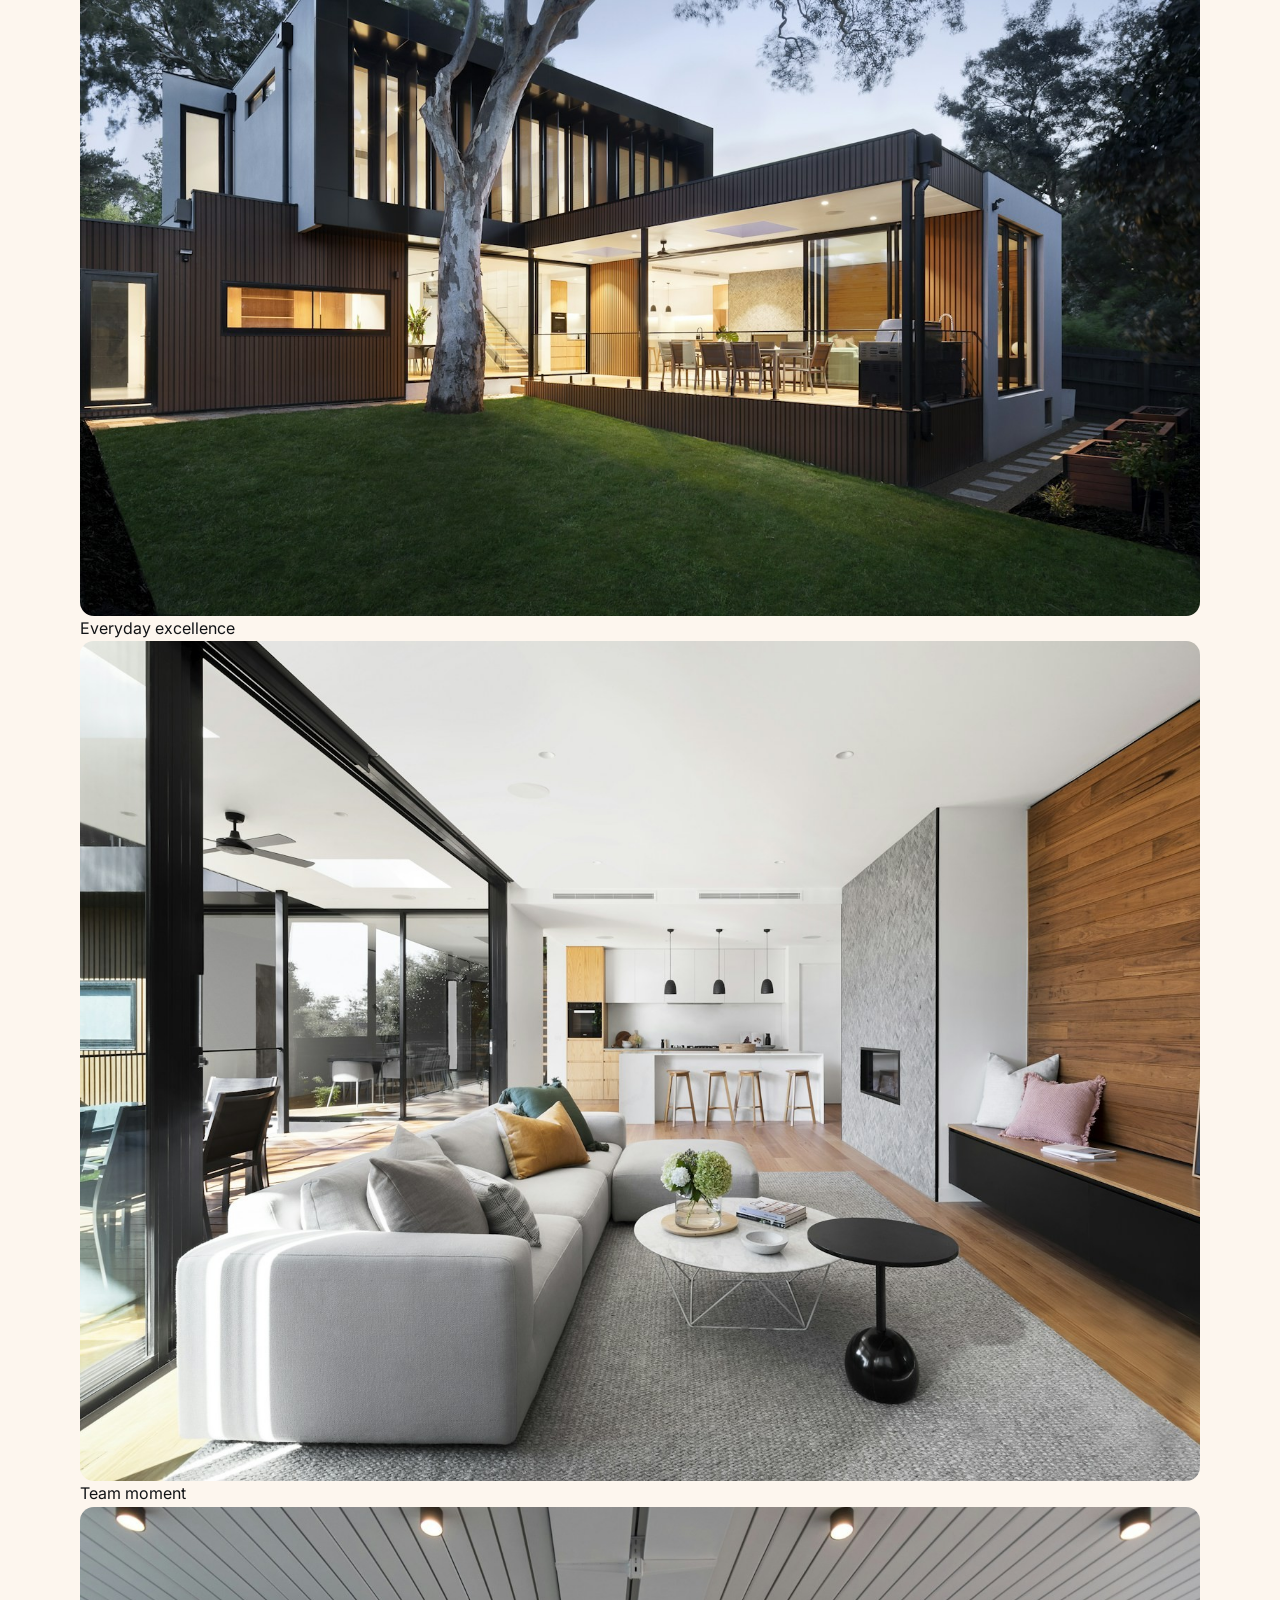
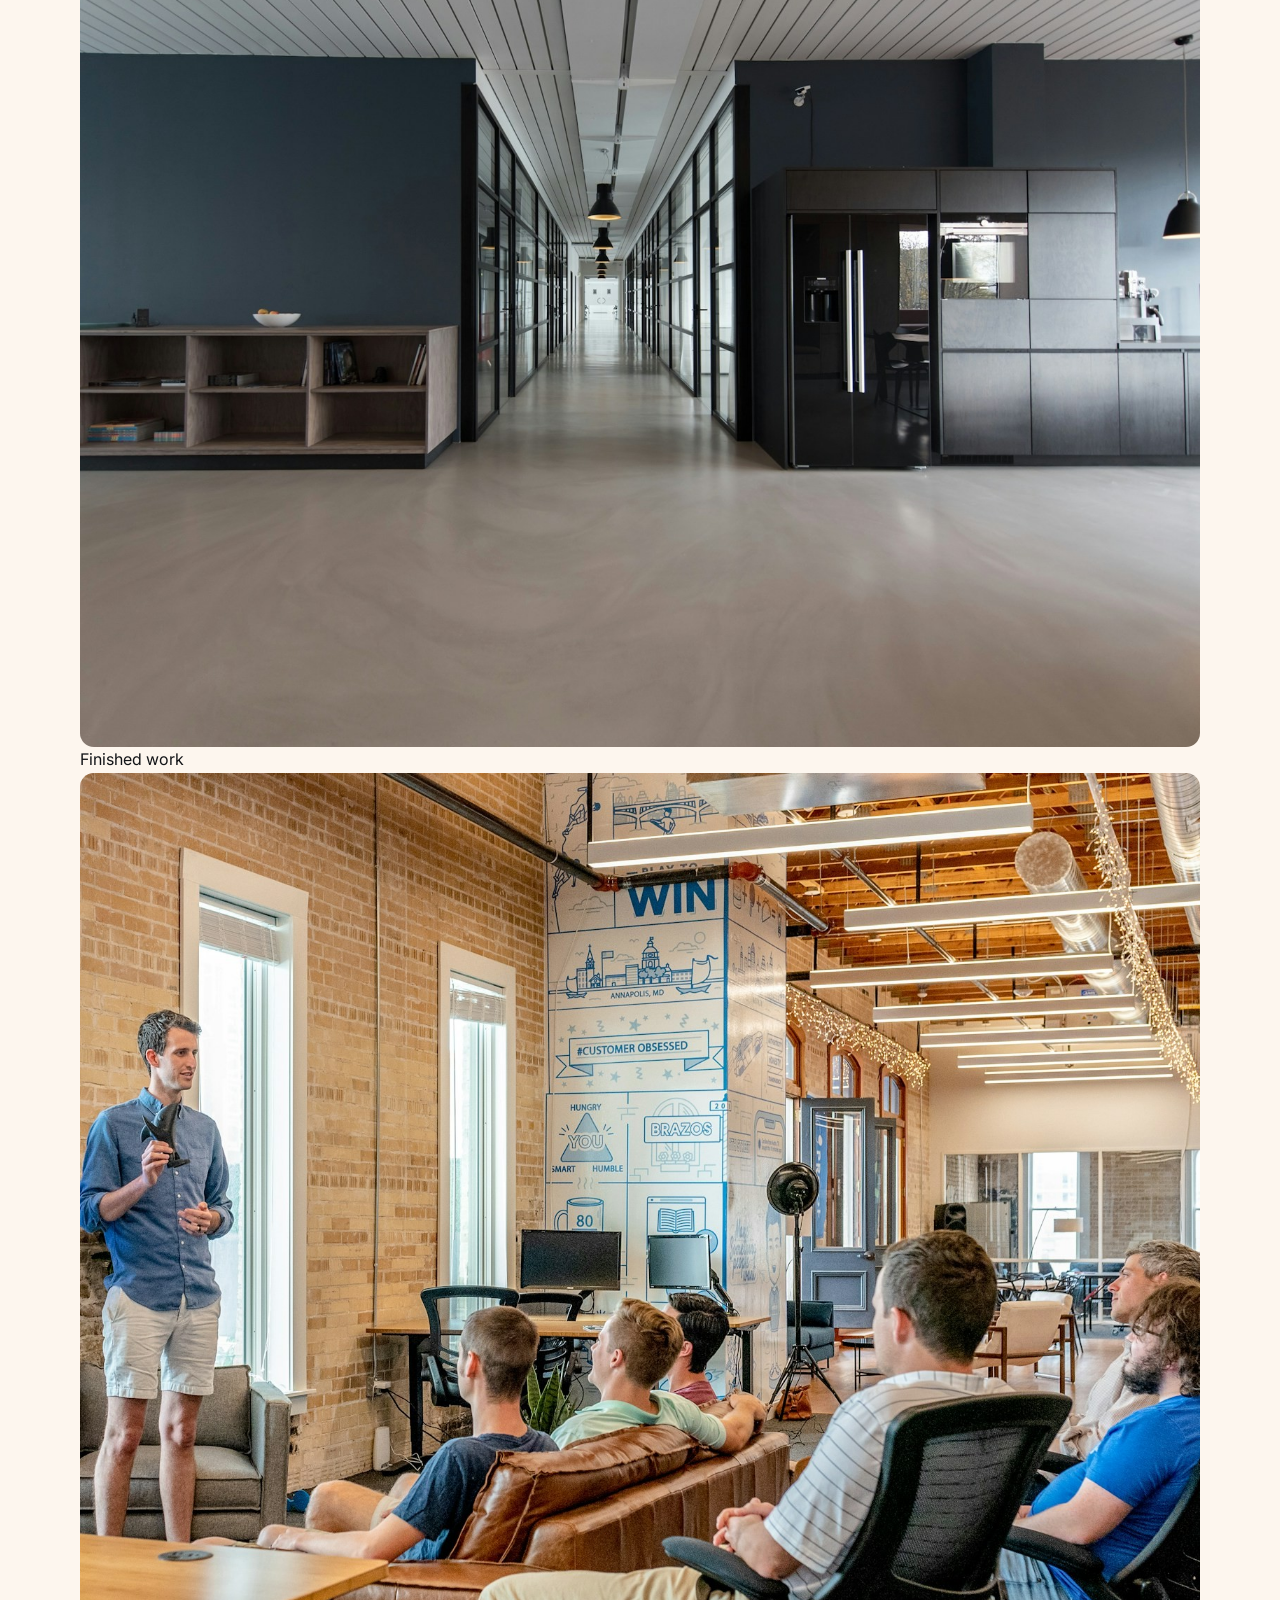
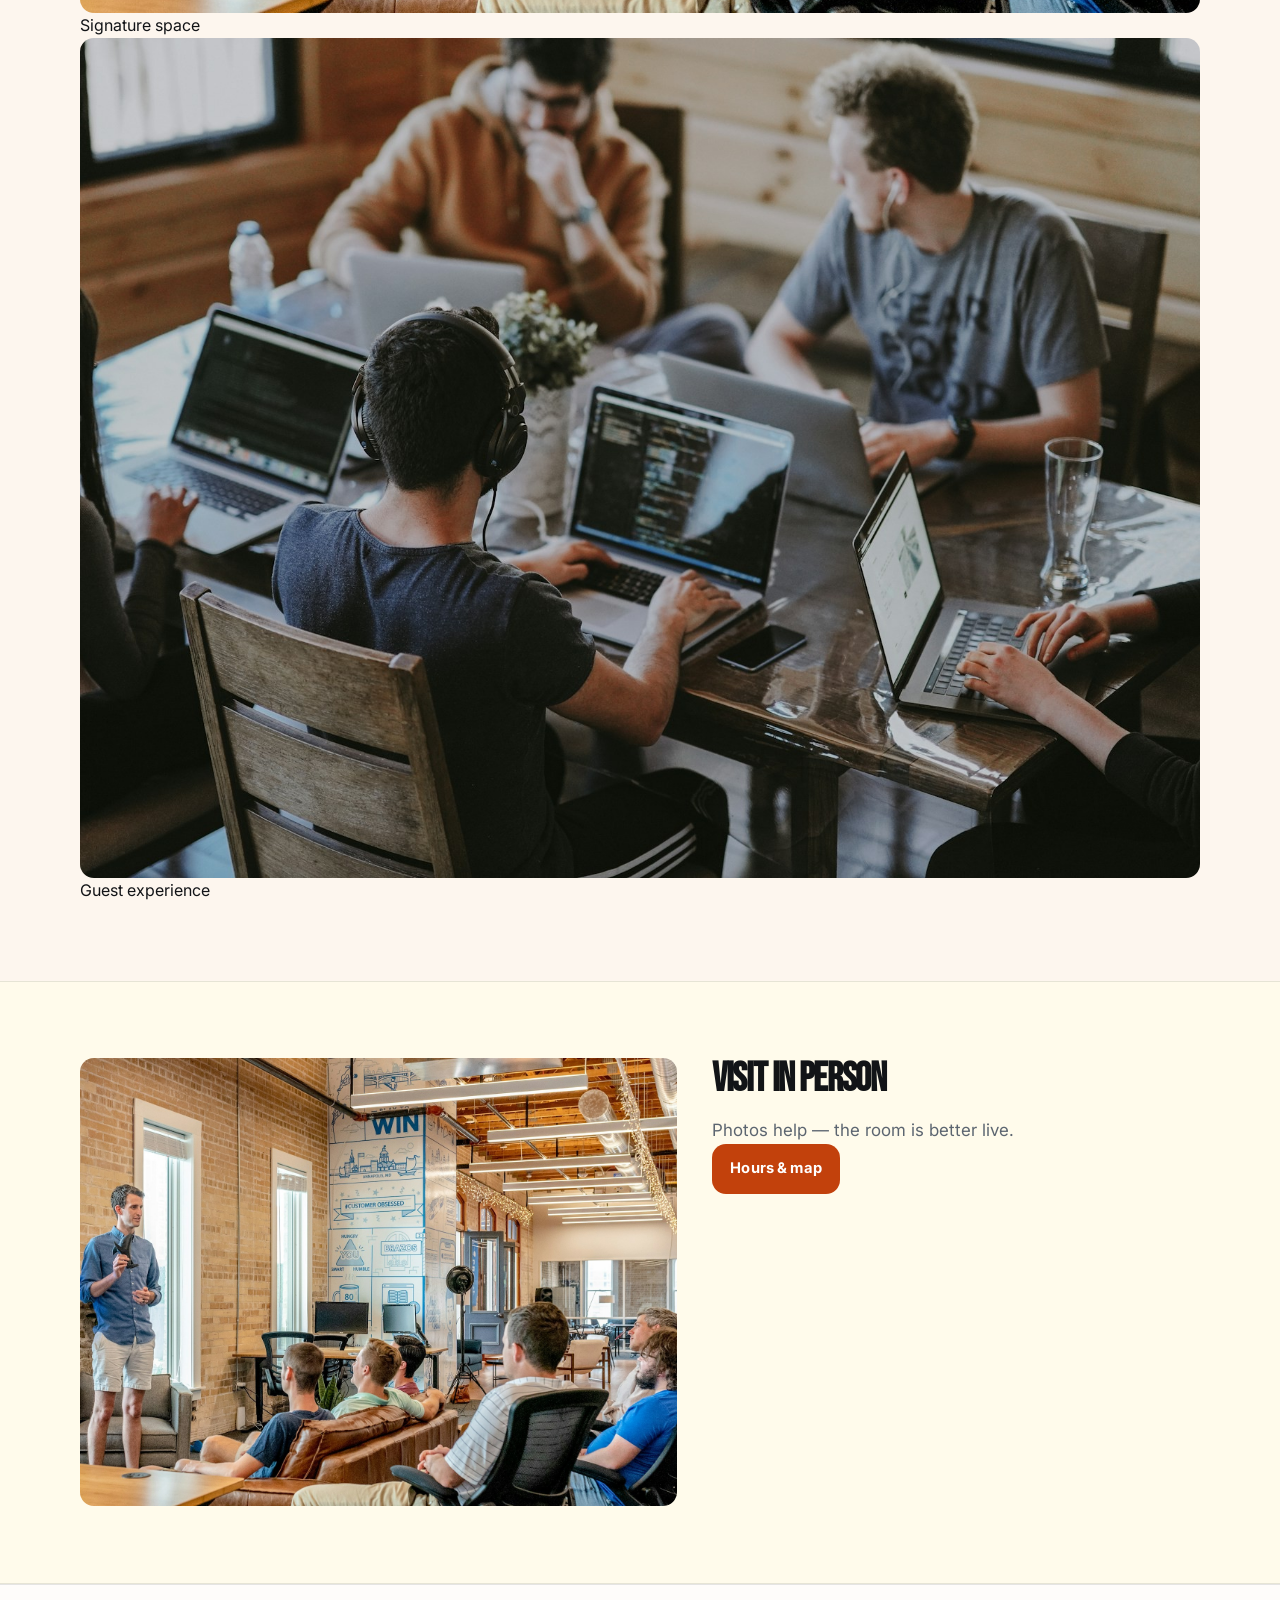
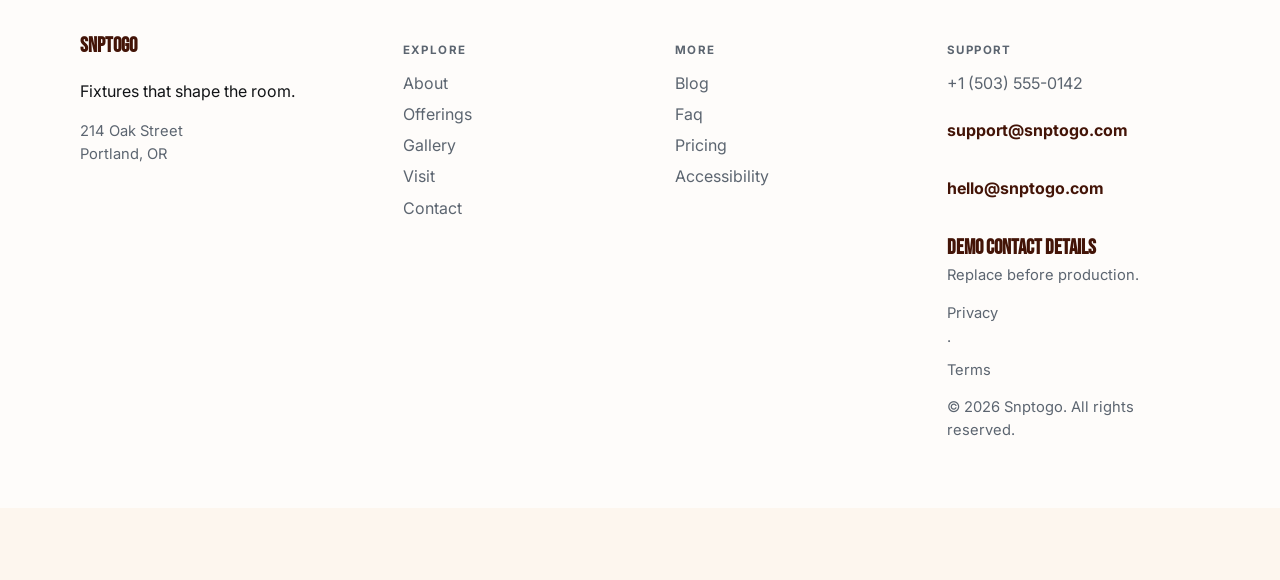
<file: gallery.html>
<!DOCTYPE html>
<html lang="en">
<head>
  <meta charset="UTF-8" />
  <meta name="viewport" content="width=device-width, initial-scale=1" />
  <title>Gallery | Snptogo</title>
  <meta name="description" content="Photos from Snptogo" />
  <meta property="og:title" content="Gallery | Snptogo" />
  <meta property="og:description" content="Photos from Snptogo" />
  <meta property="og:type" content="website" />
  <meta name="twitter:card" content="summary_large_image" />
  <meta name="twitter:title" content="Gallery | Snptogo" />
  <meta name="twitter:description" content="Photos from Snptogo" />
  <meta property="og:image" content="assets/img-1.jpg" />
  <meta name="twitter:image" content="assets/img-1.jpg" />
  <meta property="og:url" content="https://snptogo.github.io" />
  <script type="application/ld+json">{"@context": "https://schema.org", "@type": "LocalBusiness", "name": "Snptogo", "description": "Fixtures that shape the room.", "url": "https://snptogo.github.io", "image": "assets/img-1.jpg"}</script>
<script type="application/ld+json">{"@context": "https://schema.org", "@type": "FAQPage", "mainEntity": [{"@type": "Question", "name": "Where are you?", "acceptedAnswer": {"@type": "Answer", "text": "214 Oak Street, Portland, OR. See the map on Visit."}}, {"@type": "Question", "name": "How do I reach support?", "acceptedAnswer": {"@type": "Answer", "text": "Use the Contact form or email support@snptogo.com. We reply during open hours."}}, {"@type": "Question", "name": "How do I book?", "acceptedAnswer": {"@type": "Answer", "text": "Send a message on Contact, email bookings@snptogo.com, or call +1 (503) 555-0142."}}, {"@type": "Question", "name": "Are prices current?", "acceptedAnswer": {"@type": "Answer", "text": "Listed prices are current and may shift with seasons — we update this site when they do."}}, {"@type": "Question", "name": "Do you take groups?", "acceptedAnswer": {"@type": "Answer", "text": "Yes for many bookings — tell us the size and date and we'll confirm what Snptogo can host."}}, {"@type": "Question", "name": "What should I bring?", "acceptedAnswer": {"@type": "Answer", "text": "Just yourself (and any notes on allergies, sizes, or preferences). We'll handle the rest."}}, {"@type": "Question", "name": "Is parking available?", "acceptedAnswer": {"@type": "Answer", "text": "See Locations for the branch closest to you in Portland."}}, {"@type": "Question", "name": "Where can I read updates?", "acceptedAnswer": {"@type": "Answer", "text": "Blog and Journal pages publish changes before social media."}}, {"@type": "Question", "name": "How do I join the team?", "acceptedAnswer": {"@type": "Answer", "text": "Open roles are listed on Careers — we reply to every application."}}, {"@type": "Question", "name": "Is the space accessible?", "acceptedAnswer": {"@type": "Answer", "text": "See our Accessibility page for entrance, seating and restroom notes."}}, {"@type": "Question", "name": "Can I book for someone else?", "acceptedAnswer": {"@type": "Answer", "text": "Yes — include their name and preferences in the contact form."}}]}</script>
<script type="application/ld+json">{"@context": "https://schema.org", "@type": "WebSite", "name": "Snptogo", "url": "https://snptogo.github.io", "description": "Fixtures that shape the room."}</script>
  <link rel="alternate" hreflang="en" href="index.html" />
  <link rel="alternate" hreflang="x-default" href="index.html" />
  <meta name="theme-color" content="#111111" />
  <link rel="preconnect" href="https://fonts.googleapis.com" />
  <link rel="preconnect" href="https://fonts.gstatic.com" crossorigin />
  <link href="https://fonts.googleapis.com/css2?family=Bebas+Neue&family=Inter:wght@400;500;600;700&display=swap" rel="stylesheet" />
  <link rel="stylesheet" href="styles.css" />
  <link rel="icon" href="favicon.svg" type="image/svg+xml" />
</head>
<body>

  <header class="top">
    <div class="shell bar">
      <a class="logo" href="index.html">Snptogo</a>
      <button class="nav-toggle" type="button" aria-label="Open menu" data-nav-toggle>
        <span></span><span></span><span></span>
      </button>
      <nav data-nav><a href="index.html">Home</a><a href="about.html">About</a><a href="offerings.html">Offerings</a><a href="gallery.html" class="on">Gallery</a><a href="visit.html">Visit</a><a href="contact.html">Contact</a></nav>
      <button type="button" class="theme-toggle" data-theme-toggle aria-label="Toggle dark mode">◐</button>
      <a class="cta" href="contact.html" data-open-book>Request quote</a>
    </div>
  </header>  <main class="page">
    <section class="page-hero"><div class="shell">
      <p class="eyebrow">Gallery</p><h1>A look inside</h1><p class="lead">Fixtures that shape the room. Tap any photo.</p>
    </div></section>
    <section class="block"><div class="shell gallery-cards" data-gallery-list="assets/img-3.jpg,assets/img-4.jpg,assets/img-5.jpg,assets/img-6.jpg,assets/img-7.jpg,assets/img-8.jpg,assets/img-9.jpg,assets/img-10.jpg"><figure><button type="button" class="gal-btn" data-gallery-open data-index="0"><img src="assets/img-3.jpg" alt="Local flavor at Snptogo" loading="lazy" /></button><figcaption>Local flavor</figcaption></figure>
<figure><button type="button" class="gal-btn" data-gallery-open data-index="1"><img src="assets/img-4.jpg" alt="Craft detail at Snptogo" loading="lazy" /></button><figcaption>Craft detail</figcaption></figure>
<figure><button type="button" class="gal-btn" data-gallery-open data-index="2"><img src="assets/img-5.jpg" alt="Behind the scenes at Snptogo" loading="lazy" /></button><figcaption>Behind the scenes</figcaption></figure>
<figure><button type="button" class="gal-btn" data-gallery-open data-index="3"><img src="assets/img-6.jpg" alt="Everyday excellence at Snptogo" loading="lazy" /></button><figcaption>Everyday excellence</figcaption></figure>
<figure><button type="button" class="gal-btn" data-gallery-open data-index="4"><img src="assets/img-7.jpg" alt="Team moment at Snptogo" loading="lazy" /></button><figcaption>Team moment</figcaption></figure>
<figure><button type="button" class="gal-btn" data-gallery-open data-index="5"><img src="assets/img-8.jpg" alt="Finished work at Snptogo" loading="lazy" /></button><figcaption>Finished work</figcaption></figure>
<figure><button type="button" class="gal-btn" data-gallery-open data-index="6"><img src="assets/img-9.jpg" alt="Signature space at Snptogo" loading="lazy" /></button><figcaption>Signature space</figcaption></figure>
<figure><button type="button" class="gal-btn" data-gallery-open data-index="7"><img src="assets/img-10.jpg" alt="Guest experience at Snptogo" loading="lazy" /></button><figcaption>Guest experience</figcaption></figure></div></section>
    <section class="block tint"><div class="shell split">
      <img class="solo" src="assets/img-9.jpg" alt="Snptogo" />
      <div><h2>Visit in person</h2><p class="lead">Photos help — the room is better live.</p>
      <a class="btn solid" href="visit.html">Hours &amp; map</a></div>
    </div></section>
  </main>
  <footer class="foot">
    <div class="shell foot-grid">
      <div>
        <strong>Snptogo</strong>
        <p>Fixtures that shape the room.</p>
        <p class="foot-meta">214 Oak Street<br/>Portland, OR</p>
      </div>
      <div>
        <p class="fh">Explore</p>
        <a href="about.html">About</a><a href="offerings.html">Offerings</a><a href="gallery.html">Gallery</a><a href="visit.html">Visit</a><a href="contact.html">Contact</a>
      </div>
      <div>
        <p class="fh">More</p>
        <a href="blog.html">Blog</a><a href="faq.html">Faq</a><a href="pricing.html">Pricing</a><a href="accessibility.html">Accessibility</a>
      </div>
      <div>
        <p class="fh">Support</p>
        <a href="tel:+15035550142">+1 (503) 555-0142</a>
        <p class="mail-plain">support@snptogo.com</p>
        <p class="mail-plain">hello@snptogo.com</p>
        
        <p class="foot-meta"><strong>Demo contact details</strong><br/>Replace before production.</p>
        <p class="foot-meta"><a href="privacy.html">Privacy</a> · <a href="terms.html">Terms</a></p>
        <p class="foot-meta">© 2026 Snptogo. All rights reserved.</p>
      </div>
    </div>
  </footer>
  <div class="cookie-bar" data-cookie-bar hidden>
    <p>We use cookies for form delivery and theme preferences.</p>
    <button type="button" class="btn solid" data-cookie-accept>Accept</button>
  </div>
  <div class="mobile-cta">
    <a href="tel:+15035550142">Call</a>
    <button type="button" data-open-book>Request quote</button>
    <a href="visit.html">Map</a>
  </div>
  <div class="toast" data-toast hidden></div>

  <div class="modal" data-book-modal hidden>
    <div class="modal-card">
      <button class="modal-close" type="button" data-close-book aria-label="Close">×</button>
      <p class="eyebrow">Quick request</p>
      <h3>Contact Snptogo</h3>
      <p class="lead">Send the essentials and we will reply by email.</p>
      <form class="contact-form compact" data-quick-book data-support="support@snptogo.com">
        <label>Name<input name="name" required placeholder="Your name" /></label>
        <label>Email<input type="email" name="email" required placeholder="you@email.com" /></label>
        <label>Timing<input name="when" required placeholder="Preferred date or timeline" /></label>
        <label>Notes<textarea name="message" rows="3" placeholder="Project, product, service or other details…"></textarea></label>
        <button class="btn solid" type="submit">Request quote</button>
      </form>
    </div>
  </div>

  <div class="lightbox" data-lightbox hidden>
    <button class="modal-close" type="button" data-lightbox-close aria-label="Close">×</button>
    <img data-lightbox-img alt="" />
    <div class="lightbox-nav">
      <button type="button" data-lightbox-prev>‹</button>
      <button type="button" data-lightbox-next>›</button>
    </div>
  </div>
  <script src="site.js"></script>
</body></html>
</file>
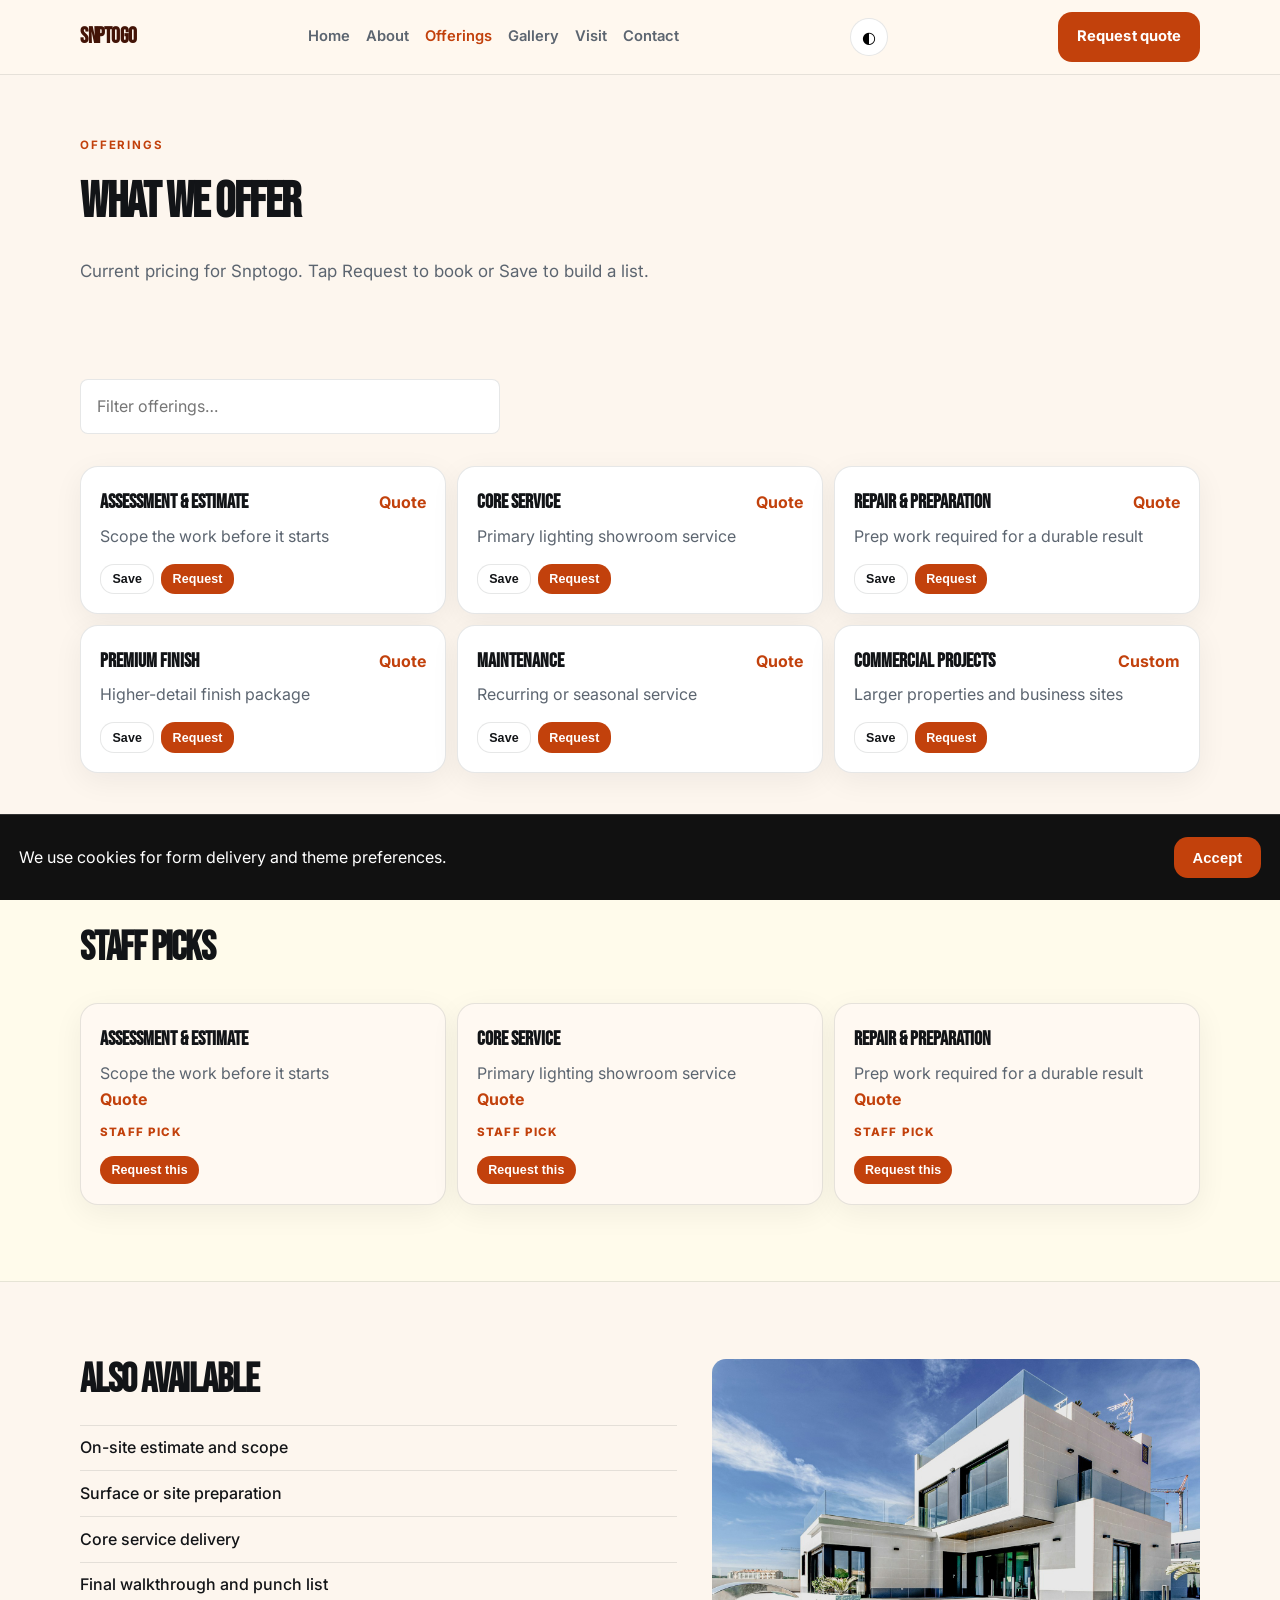
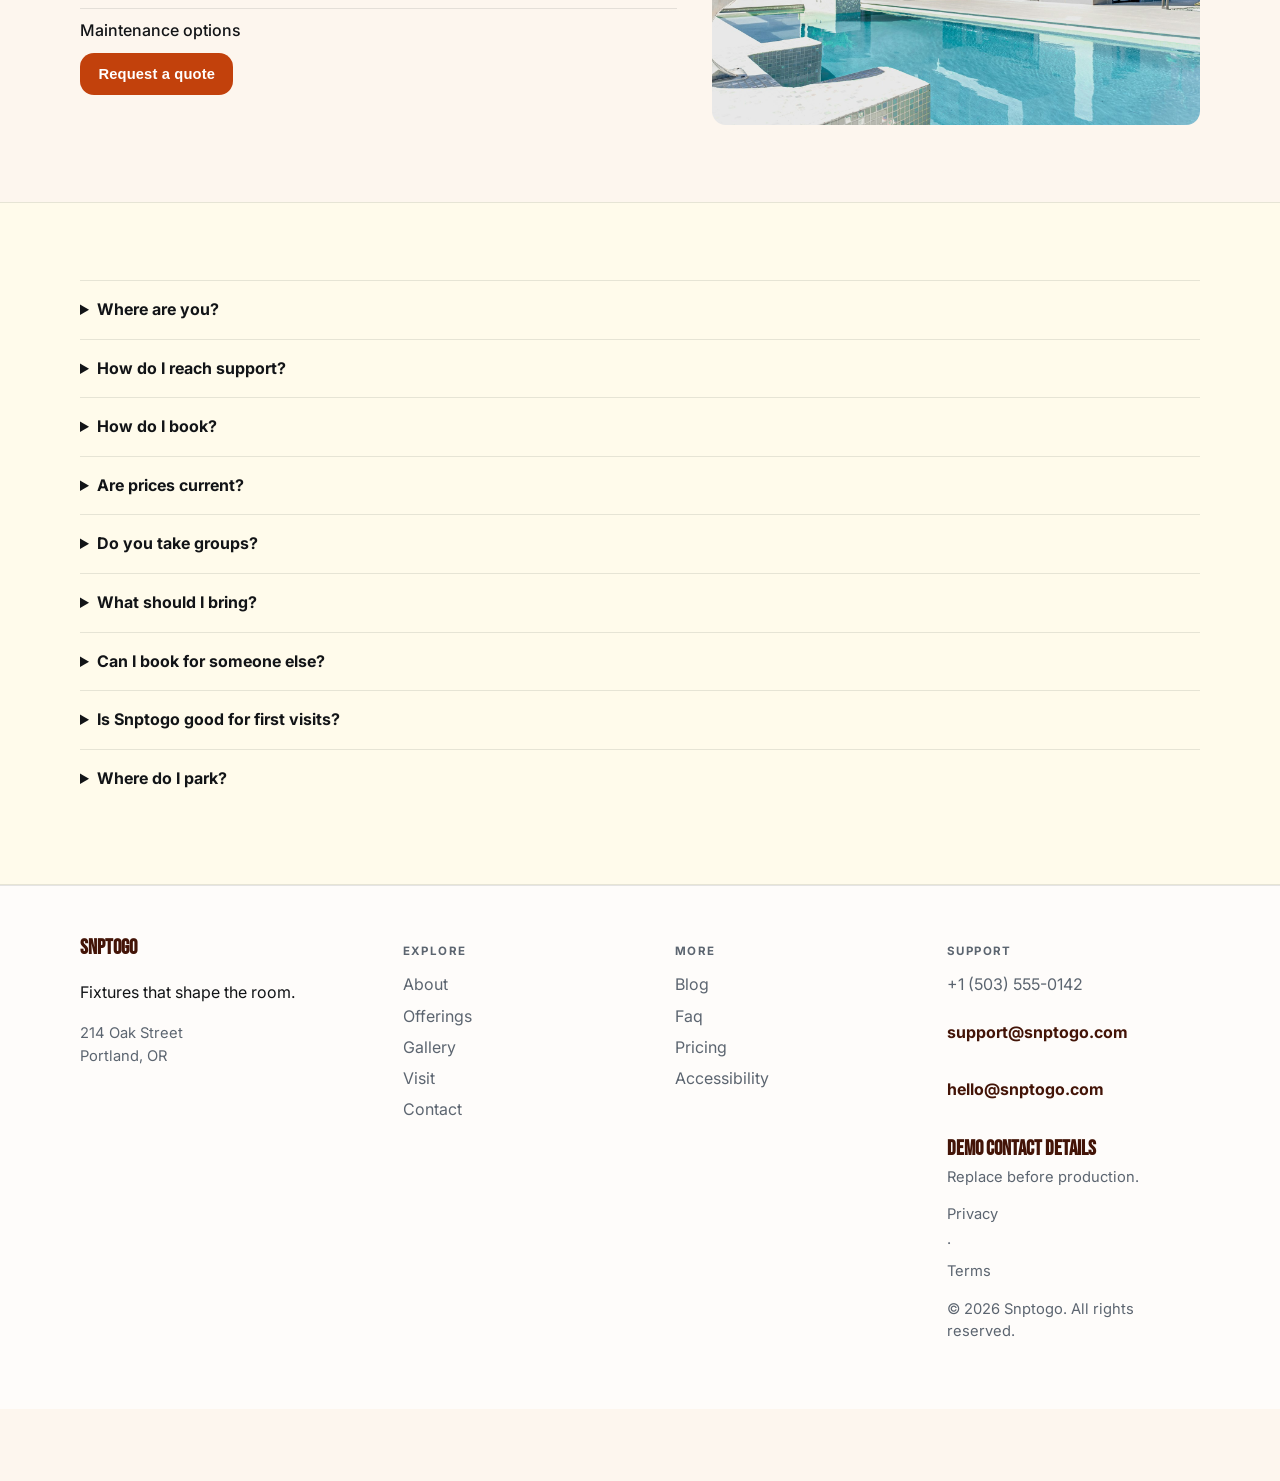
<file: offerings.html>
<!DOCTYPE html>
<html lang="en">
<head>
  <meta charset="UTF-8" />
  <meta name="viewport" content="width=device-width, initial-scale=1" />
  <title>Offerings | Snptogo</title>
  <meta name="description" content="Offerings — Snptogo" />
  <meta property="og:title" content="Offerings | Snptogo" />
  <meta property="og:description" content="Offerings — Snptogo" />
  <meta property="og:type" content="website" />
  <meta name="twitter:card" content="summary_large_image" />
  <meta name="twitter:title" content="Offerings | Snptogo" />
  <meta name="twitter:description" content="Offerings — Snptogo" />
  <meta property="og:image" content="assets/img-1.jpg" />
  <meta name="twitter:image" content="assets/img-1.jpg" />
  <meta property="og:url" content="https://snptogo.github.io" />
  <script type="application/ld+json">{"@context": "https://schema.org", "@type": "LocalBusiness", "name": "Snptogo", "description": "Fixtures that shape the room.", "url": "https://snptogo.github.io", "image": "assets/img-1.jpg"}</script>
<script type="application/ld+json">{"@context": "https://schema.org", "@type": "FAQPage", "mainEntity": [{"@type": "Question", "name": "Where are you?", "acceptedAnswer": {"@type": "Answer", "text": "214 Oak Street, Portland, OR. See the map on Visit."}}, {"@type": "Question", "name": "How do I reach support?", "acceptedAnswer": {"@type": "Answer", "text": "Use the Contact form or email support@snptogo.com. We reply during open hours."}}, {"@type": "Question", "name": "How do I book?", "acceptedAnswer": {"@type": "Answer", "text": "Send a message on Contact, email bookings@snptogo.com, or call +1 (503) 555-0142."}}, {"@type": "Question", "name": "Are prices current?", "acceptedAnswer": {"@type": "Answer", "text": "Listed prices are current and may shift with seasons — we update this site when they do."}}, {"@type": "Question", "name": "Do you take groups?", "acceptedAnswer": {"@type": "Answer", "text": "Yes for many bookings — tell us the size and date and we'll confirm what Snptogo can host."}}, {"@type": "Question", "name": "What should I bring?", "acceptedAnswer": {"@type": "Answer", "text": "Just yourself (and any notes on allergies, sizes, or preferences). We'll handle the rest."}}, {"@type": "Question", "name": "Is parking available?", "acceptedAnswer": {"@type": "Answer", "text": "See Locations for the branch closest to you in Portland."}}, {"@type": "Question", "name": "Where can I read updates?", "acceptedAnswer": {"@type": "Answer", "text": "Blog and Journal pages publish changes before social media."}}, {"@type": "Question", "name": "How do I join the team?", "acceptedAnswer": {"@type": "Answer", "text": "Open roles are listed on Careers — we reply to every application."}}, {"@type": "Question", "name": "Is the space accessible?", "acceptedAnswer": {"@type": "Answer", "text": "See our Accessibility page for entrance, seating and restroom notes."}}, {"@type": "Question", "name": "Can I book for someone else?", "acceptedAnswer": {"@type": "Answer", "text": "Yes — include their name and preferences in the contact form."}}]}</script>
<script type="application/ld+json">{"@context": "https://schema.org", "@type": "WebSite", "name": "Snptogo", "url": "https://snptogo.github.io", "description": "Fixtures that shape the room."}</script>
  <link rel="alternate" hreflang="en" href="index.html" />
  <link rel="alternate" hreflang="x-default" href="index.html" />
  <meta name="theme-color" content="#111111" />
  <link rel="preconnect" href="https://fonts.googleapis.com" />
  <link rel="preconnect" href="https://fonts.gstatic.com" crossorigin />
  <link href="https://fonts.googleapis.com/css2?family=Bebas+Neue&family=Inter:wght@400;500;600;700&display=swap" rel="stylesheet" />
  <link rel="stylesheet" href="styles.css" />
  <link rel="icon" href="favicon.svg" type="image/svg+xml" />
</head>
<body>

  <header class="top">
    <div class="shell bar">
      <a class="logo" href="index.html">Snptogo</a>
      <button class="nav-toggle" type="button" aria-label="Open menu" data-nav-toggle>
        <span></span><span></span><span></span>
      </button>
      <nav data-nav><a href="index.html">Home</a><a href="about.html">About</a><a href="offerings.html" class="on">Offerings</a><a href="gallery.html">Gallery</a><a href="visit.html">Visit</a><a href="contact.html">Contact</a></nav>
      <button type="button" class="theme-toggle" data-theme-toggle aria-label="Toggle dark mode">◐</button>
      <a class="cta" href="contact.html" data-open-book>Request quote</a>
    </div>
  </header>  <main class="page">
    <section class="page-hero"><div class="shell">
      <p class="eyebrow">Offerings</p>
      <h1>What we offer</h1>
      <p class="lead">Current pricing for Snptogo. Tap Request to book or Save to build a list.</p>
      <div class="saved-tray" data-saved-tray hidden><strong>Your list</strong><ul data-saved-list></ul>
      <button type="button" class="btn solid mini" data-open-book data-pref-from-list>Request saved</button>
      <button type="button" class="btn quiet mini" data-clear-saved>Clear</button></div>
    </div></section>
    <section class="block"><div class="shell"><div class="offer-tools"><input data-filter-offer type="search" placeholder="Filter offerings…" /></div>
    <div class="menu-grid"><article class="item" data-item="Assessment &amp; Estimate">
          <div class="item-top"><h3>Assessment &amp; Estimate</h3><span class="price">Quote</span></div>
          <p>Scope the work before it starts</p>
          <div class="item-actions">
            <button type="button" class="btn quiet mini" data-save-item data-name="Assessment &amp; Estimate">Save</button>
            <button type="button" class="btn solid mini" data-open-book data-pref="Assessment &amp; Estimate">Request</button>
          </div>
        </article>
<article class="item" data-item="Core Service">
          <div class="item-top"><h3>Core Service</h3><span class="price">Quote</span></div>
          <p>Primary lighting showroom service</p>
          <div class="item-actions">
            <button type="button" class="btn quiet mini" data-save-item data-name="Core Service">Save</button>
            <button type="button" class="btn solid mini" data-open-book data-pref="Core Service">Request</button>
          </div>
        </article>
<article class="item" data-item="Repair &amp; Preparation">
          <div class="item-top"><h3>Repair &amp; Preparation</h3><span class="price">Quote</span></div>
          <p>Prep work required for a durable result</p>
          <div class="item-actions">
            <button type="button" class="btn quiet mini" data-save-item data-name="Repair &amp; Preparation">Save</button>
            <button type="button" class="btn solid mini" data-open-book data-pref="Repair &amp; Preparation">Request</button>
          </div>
        </article>
<article class="item" data-item="Premium Finish">
          <div class="item-top"><h3>Premium Finish</h3><span class="price">Quote</span></div>
          <p>Higher-detail finish package</p>
          <div class="item-actions">
            <button type="button" class="btn quiet mini" data-save-item data-name="Premium Finish">Save</button>
            <button type="button" class="btn solid mini" data-open-book data-pref="Premium Finish">Request</button>
          </div>
        </article>
<article class="item" data-item="Maintenance">
          <div class="item-top"><h3>Maintenance</h3><span class="price">Quote</span></div>
          <p>Recurring or seasonal service</p>
          <div class="item-actions">
            <button type="button" class="btn quiet mini" data-save-item data-name="Maintenance">Save</button>
            <button type="button" class="btn solid mini" data-open-book data-pref="Maintenance">Request</button>
          </div>
        </article>
<article class="item" data-item="Commercial Projects">
          <div class="item-top"><h3>Commercial Projects</h3><span class="price">Custom</span></div>
          <p>Larger properties and business sites</p>
          <div class="item-actions">
            <button type="button" class="btn quiet mini" data-save-item data-name="Commercial Projects">Save</button>
            <button type="button" class="btn solid mini" data-open-book data-pref="Commercial Projects">Request</button>
          </div>
        </article></div></div></section>
    <section class="block tint"><div class="shell"><h2>Staff picks</h2><div class="menu-grid"><article class="item soft" data-item="Assessment &amp; Estimate">
          <h3>Assessment &amp; Estimate</h3><p>Scope the work before it starts</p><span class="price">Quote</span><p class="tag">Staff pick</p>
          <div class="item-actions">
            <button type="button" class="btn solid mini" data-open-book data-pref="Assessment &amp; Estimate">Request this</button>
          </div>
        </article>
<article class="item soft" data-item="Core Service">
          <h3>Core Service</h3><p>Primary lighting showroom service</p><span class="price">Quote</span><p class="tag">Staff pick</p>
          <div class="item-actions">
            <button type="button" class="btn solid mini" data-open-book data-pref="Core Service">Request this</button>
          </div>
        </article>
<article class="item soft" data-item="Repair &amp; Preparation">
          <h3>Repair &amp; Preparation</h3><p>Prep work required for a durable result</p><span class="price">Quote</span><p class="tag">Staff pick</p>
          <div class="item-actions">
            <button type="button" class="btn solid mini" data-open-book data-pref="Repair &amp; Preparation">Request this</button>
          </div>
        </article></div></div></section>
    <section class="block"><div class="shell split"><div><h2>Also available</h2><ul class="checks"><li>On-site estimate and scope</li>
<li>Surface or site preparation</li>
<li>Core service delivery</li>
<li>Final walkthrough and punch list</li>
<li>Maintenance options</li></ul>
    <button type="button" class="btn solid" data-open-book>Request a quote</button></div>
    <img class="solo" src="assets/img-5.jpg" alt="offerings" /></div></section>
    <section class="block tint"><div class="shell"><div class="faq"><details><summary>Where are you?</summary><p>214 Oak Street, Portland, OR. See the map on Visit.</p></details>
<details><summary>How do I reach support?</summary><p>Use the Contact form or email support@snptogo.com. We reply during open hours.</p></details>
<details><summary>How do I book?</summary><p>Send a message on Contact, email bookings@snptogo.com, or call +1 (503) 555-0142.</p></details>
<details><summary>Are prices current?</summary><p>Listed prices are current and may shift with seasons — we update this site when they do.</p></details>
<details><summary>Do you take groups?</summary><p>Yes for many bookings — tell us the size and date and we'll confirm what Snptogo can host.</p></details>
<details><summary>What should I bring?</summary><p>Just yourself (and any notes on allergies, sizes, or preferences). We'll handle the rest.</p></details>
<details><summary>Can I book for someone else?</summary><p>Yes — include their name and preferences in the Contact form or email support@snptogo.com.</p></details>
<details><summary>Is Snptogo good for first visits?</summary><p>Absolutely — tell us it's your first time and we'll recommend a starting point.</p></details>
<details><summary>Where do I park?</summary><p>See the Visit page for address and map links around Portland.</p></details></div></div></section>
  </main>
  <footer class="foot">
    <div class="shell foot-grid">
      <div>
        <strong>Snptogo</strong>
        <p>Fixtures that shape the room.</p>
        <p class="foot-meta">214 Oak Street<br/>Portland, OR</p>
      </div>
      <div>
        <p class="fh">Explore</p>
        <a href="about.html">About</a><a href="offerings.html">Offerings</a><a href="gallery.html">Gallery</a><a href="visit.html">Visit</a><a href="contact.html">Contact</a>
      </div>
      <div>
        <p class="fh">More</p>
        <a href="blog.html">Blog</a><a href="faq.html">Faq</a><a href="pricing.html">Pricing</a><a href="accessibility.html">Accessibility</a>
      </div>
      <div>
        <p class="fh">Support</p>
        <a href="tel:+15035550142">+1 (503) 555-0142</a>
        <p class="mail-plain">support@snptogo.com</p>
        <p class="mail-plain">hello@snptogo.com</p>
        
        <p class="foot-meta"><strong>Demo contact details</strong><br/>Replace before production.</p>
        <p class="foot-meta"><a href="privacy.html">Privacy</a> · <a href="terms.html">Terms</a></p>
        <p class="foot-meta">© 2026 Snptogo. All rights reserved.</p>
      </div>
    </div>
  </footer>
  <div class="cookie-bar" data-cookie-bar hidden>
    <p>We use cookies for form delivery and theme preferences.</p>
    <button type="button" class="btn solid" data-cookie-accept>Accept</button>
  </div>
  <div class="mobile-cta">
    <a href="tel:+15035550142">Call</a>
    <button type="button" data-open-book>Request quote</button>
    <a href="visit.html">Map</a>
  </div>
  <div class="toast" data-toast hidden></div>

  <div class="modal" data-book-modal hidden>
    <div class="modal-card">
      <button class="modal-close" type="button" data-close-book aria-label="Close">×</button>
      <p class="eyebrow">Quick request</p>
      <h3>Contact Snptogo</h3>
      <p class="lead">Send the essentials and we will reply by email.</p>
      <form class="contact-form compact" data-quick-book data-support="support@snptogo.com">
        <label>Name<input name="name" required placeholder="Your name" /></label>
        <label>Email<input type="email" name="email" required placeholder="you@email.com" /></label>
        <label>Timing<input name="when" required placeholder="Preferred date or timeline" /></label>
        <label>Notes<textarea name="message" rows="3" placeholder="Project, product, service or other details…"></textarea></label>
        <button class="btn solid" type="submit">Request quote</button>
      </form>
    </div>
  </div>

  <div class="lightbox" data-lightbox hidden>
    <button class="modal-close" type="button" data-lightbox-close aria-label="Close">×</button>
    <img data-lightbox-img alt="" />
    <div class="lightbox-nav">
      <button type="button" data-lightbox-prev>‹</button>
      <button type="button" data-lightbox-next>›</button>
    </div>
  </div>
  <script src="site.js"></script>
</body></html>
</file>
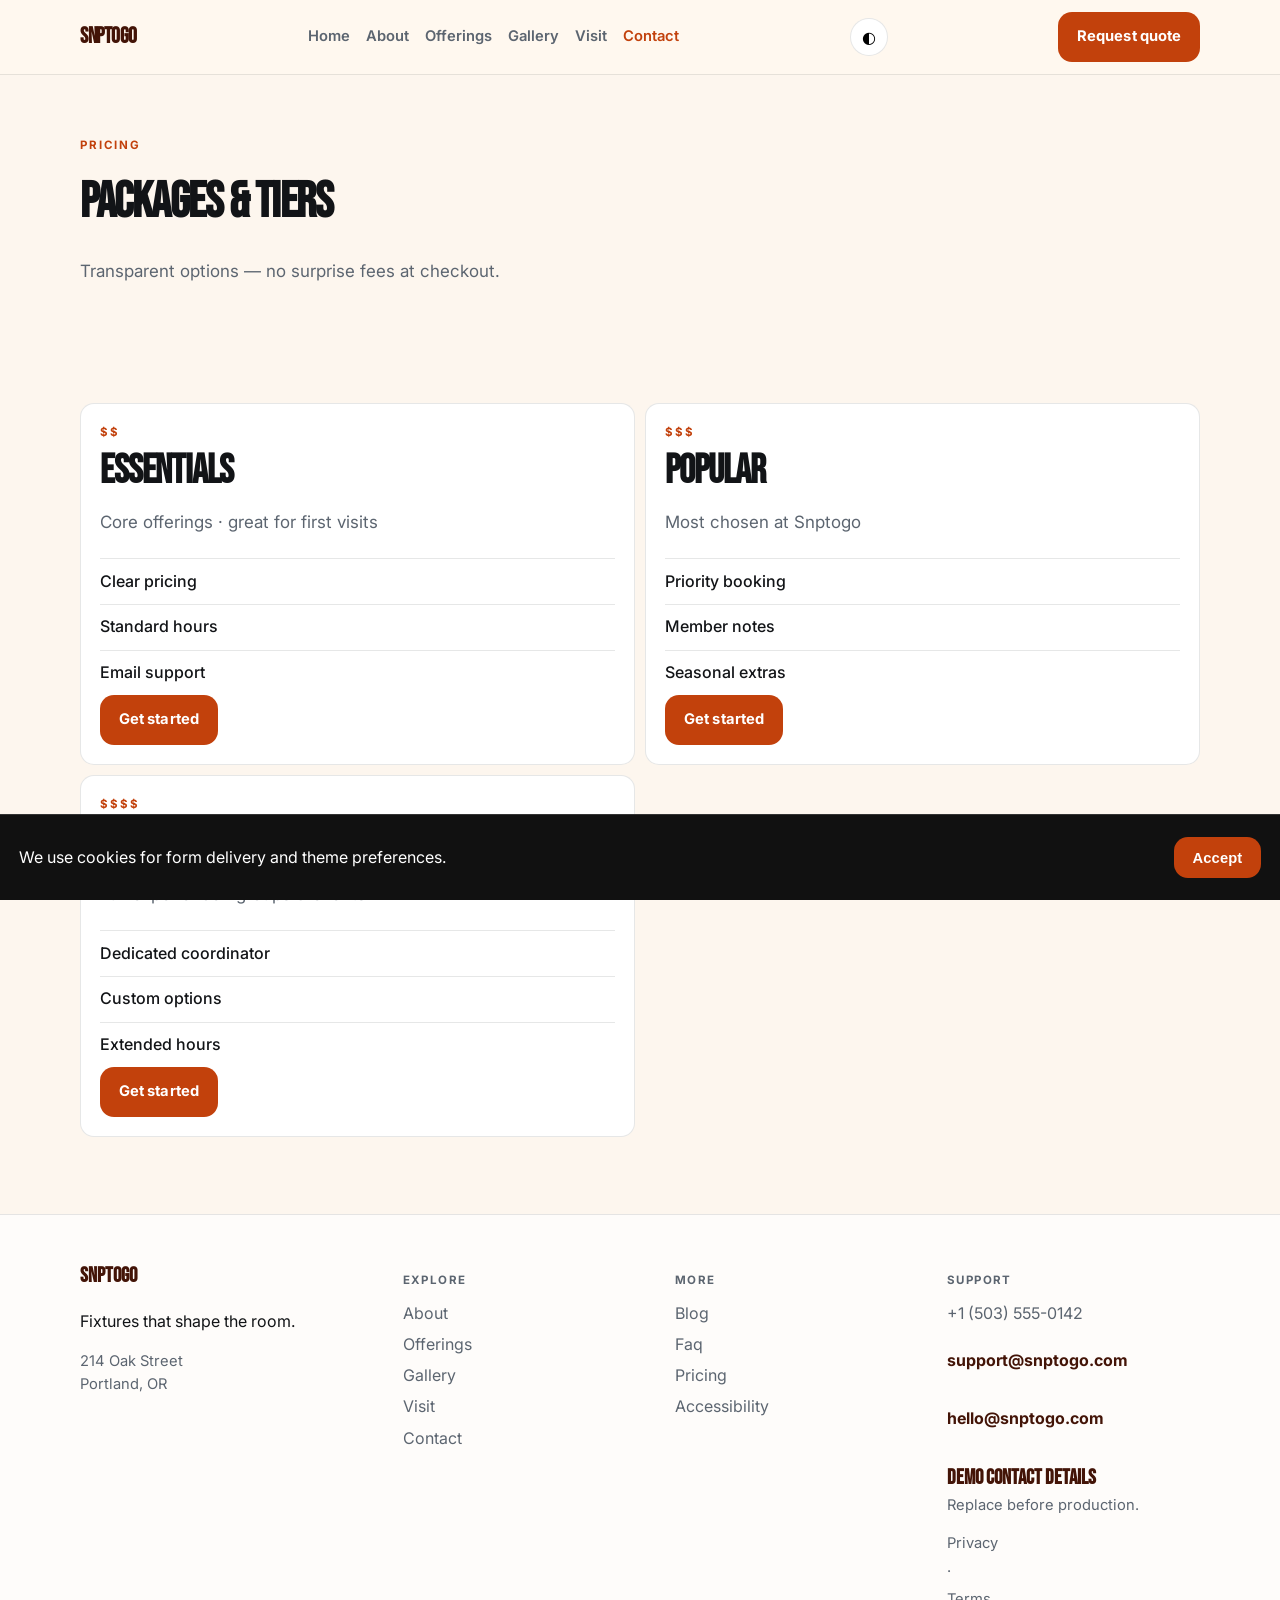
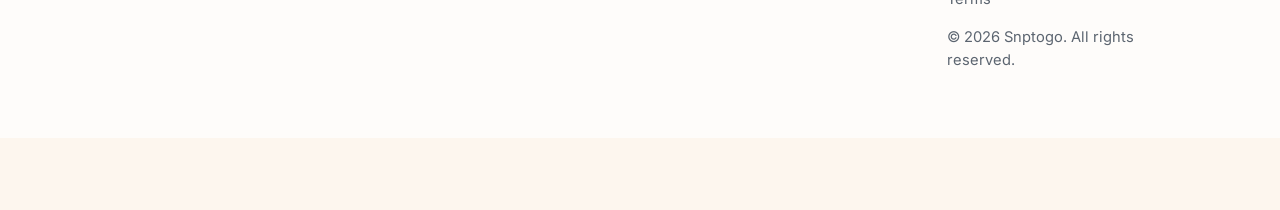
<file: pricing.html>
<!DOCTYPE html>
<html lang="en">
<head>
  <meta charset="UTF-8" />
  <meta name="viewport" content="width=device-width, initial-scale=1" />
  <title>Pricing | Snptogo</title>
  <meta name="description" content="Packages and pricing" />
  <meta property="og:title" content="Pricing | Snptogo" />
  <meta property="og:description" content="Packages and pricing" />
  <meta property="og:type" content="website" />
  <meta name="twitter:card" content="summary_large_image" />
  <meta name="twitter:title" content="Pricing | Snptogo" />
  <meta name="twitter:description" content="Packages and pricing" />
  <meta property="og:image" content="assets/img-1.jpg" />
  <meta name="twitter:image" content="assets/img-1.jpg" />
  <meta property="og:url" content="https://snptogo.github.io" />
  <script type="application/ld+json">{"@context": "https://schema.org", "@type": "LocalBusiness", "name": "Snptogo", "description": "Fixtures that shape the room.", "url": "https://snptogo.github.io", "image": "assets/img-1.jpg"}</script>
<script type="application/ld+json">{"@context": "https://schema.org", "@type": "FAQPage", "mainEntity": [{"@type": "Question", "name": "Where are you?", "acceptedAnswer": {"@type": "Answer", "text": "214 Oak Street, Portland, OR. See the map on Visit."}}, {"@type": "Question", "name": "How do I reach support?", "acceptedAnswer": {"@type": "Answer", "text": "Use the Contact form or email support@snptogo.com. We reply during open hours."}}, {"@type": "Question", "name": "How do I book?", "acceptedAnswer": {"@type": "Answer", "text": "Send a message on Contact, email bookings@snptogo.com, or call +1 (503) 555-0142."}}, {"@type": "Question", "name": "Are prices current?", "acceptedAnswer": {"@type": "Answer", "text": "Listed prices are current and may shift with seasons — we update this site when they do."}}, {"@type": "Question", "name": "Do you take groups?", "acceptedAnswer": {"@type": "Answer", "text": "Yes for many bookings — tell us the size and date and we'll confirm what Snptogo can host."}}, {"@type": "Question", "name": "What should I bring?", "acceptedAnswer": {"@type": "Answer", "text": "Just yourself (and any notes on allergies, sizes, or preferences). We'll handle the rest."}}, {"@type": "Question", "name": "Is parking available?", "acceptedAnswer": {"@type": "Answer", "text": "See Locations for the branch closest to you in Portland."}}, {"@type": "Question", "name": "Where can I read updates?", "acceptedAnswer": {"@type": "Answer", "text": "Blog and Journal pages publish changes before social media."}}, {"@type": "Question", "name": "How do I join the team?", "acceptedAnswer": {"@type": "Answer", "text": "Open roles are listed on Careers — we reply to every application."}}, {"@type": "Question", "name": "Is the space accessible?", "acceptedAnswer": {"@type": "Answer", "text": "See our Accessibility page for entrance, seating and restroom notes."}}, {"@type": "Question", "name": "Can I book for someone else?", "acceptedAnswer": {"@type": "Answer", "text": "Yes — include their name and preferences in the contact form."}}]}</script>
<script type="application/ld+json">{"@context": "https://schema.org", "@type": "WebSite", "name": "Snptogo", "url": "https://snptogo.github.io", "description": "Fixtures that shape the room."}</script>
  <link rel="alternate" hreflang="en" href="index.html" />
  <link rel="alternate" hreflang="x-default" href="index.html" />
  <meta name="theme-color" content="#111111" />
  <link rel="preconnect" href="https://fonts.googleapis.com" />
  <link rel="preconnect" href="https://fonts.gstatic.com" crossorigin />
  <link href="https://fonts.googleapis.com/css2?family=Bebas+Neue&family=Inter:wght@400;500;600;700&display=swap" rel="stylesheet" />
  <link rel="stylesheet" href="styles.css" />
  <link rel="icon" href="favicon.svg" type="image/svg+xml" />
</head>
<body>

  <header class="top">
    <div class="shell bar">
      <a class="logo" href="index.html">Snptogo</a>
      <button class="nav-toggle" type="button" aria-label="Open menu" data-nav-toggle>
        <span></span><span></span><span></span>
      </button>
      <nav data-nav><a href="index.html">Home</a><a href="about.html">About</a><a href="offerings.html">Offerings</a><a href="gallery.html">Gallery</a><a href="visit.html">Visit</a><a href="contact.html" class="on">Contact</a></nav>
      <button type="button" class="theme-toggle" data-theme-toggle aria-label="Toggle dark mode">◐</button>
      <a class="cta" href="contact.html" data-open-book>Request quote</a>
    </div>
  </header>  <main class="page">
    <section class="page-hero"><div class="shell">
      <p class="eyebrow">Pricing</p>
      <h1>Packages &amp; tiers</h1>
      <p class="lead">Transparent options — no surprise fees at checkout.</p>
    </div></section>
    <section class="block"><div class="shell value-grid"><article class="price-tier reveal">
      <p class="eyebrow">$$</p>
      <h2>Essentials</h2>
      <p class="lead">Core offerings · great for first visits</p>
      <ul class="checks"><li>Clear pricing</li><li>Standard hours</li><li>Email support</li></ul>
      <a class="btn solid" href="contact.html" data-open-book>Get started</a>
    </article><article class="price-tier reveal">
      <p class="eyebrow">$$$</p>
      <h2>Popular</h2>
      <p class="lead">Most chosen at Snptogo</p>
      <ul class="checks"><li>Priority booking</li><li>Member notes</li><li>Seasonal extras</li></ul>
      <a class="btn solid" href="contact.html" data-open-book>Get started</a>
    </article><article class="price-tier reveal">
      <p class="eyebrow">$$$$</p>
      <h2>Premium</h2>
      <p class="lead">Full experience · groups &amp; events</p>
      <ul class="checks"><li>Dedicated coordinator</li><li>Custom options</li><li>Extended hours</li></ul>
      <a class="btn solid" href="contact.html" data-open-book>Get started</a>
    </article></div></section>
  </main>
  <footer class="foot">
    <div class="shell foot-grid">
      <div>
        <strong>Snptogo</strong>
        <p>Fixtures that shape the room.</p>
        <p class="foot-meta">214 Oak Street<br/>Portland, OR</p>
      </div>
      <div>
        <p class="fh">Explore</p>
        <a href="about.html">About</a><a href="offerings.html">Offerings</a><a href="gallery.html">Gallery</a><a href="visit.html">Visit</a><a href="contact.html">Contact</a>
      </div>
      <div>
        <p class="fh">More</p>
        <a href="blog.html">Blog</a><a href="faq.html">Faq</a><a href="pricing.html">Pricing</a><a href="accessibility.html">Accessibility</a>
      </div>
      <div>
        <p class="fh">Support</p>
        <a href="tel:+15035550142">+1 (503) 555-0142</a>
        <p class="mail-plain">support@snptogo.com</p>
        <p class="mail-plain">hello@snptogo.com</p>
        
        <p class="foot-meta"><strong>Demo contact details</strong><br/>Replace before production.</p>
        <p class="foot-meta"><a href="privacy.html">Privacy</a> · <a href="terms.html">Terms</a></p>
        <p class="foot-meta">© 2026 Snptogo. All rights reserved.</p>
      </div>
    </div>
  </footer>
  <div class="cookie-bar" data-cookie-bar hidden>
    <p>We use cookies for form delivery and theme preferences.</p>
    <button type="button" class="btn solid" data-cookie-accept>Accept</button>
  </div>
  <div class="mobile-cta">
    <a href="tel:+15035550142">Call</a>
    <button type="button" data-open-book>Request quote</button>
    <a href="visit.html">Map</a>
  </div>
  <div class="toast" data-toast hidden></div>

  <div class="modal" data-book-modal hidden>
    <div class="modal-card">
      <button class="modal-close" type="button" data-close-book aria-label="Close">×</button>
      <p class="eyebrow">Quick request</p>
      <h3>Contact Snptogo</h3>
      <p class="lead">Send the essentials and we will reply by email.</p>
      <form class="contact-form compact" data-quick-book data-support="support@snptogo.com">
        <label>Name<input name="name" required placeholder="Your name" /></label>
        <label>Email<input type="email" name="email" required placeholder="you@email.com" /></label>
        <label>Timing<input name="when" required placeholder="Preferred date or timeline" /></label>
        <label>Notes<textarea name="message" rows="3" placeholder="Project, product, service or other details…"></textarea></label>
        <button class="btn solid" type="submit">Request quote</button>
      </form>
    </div>
  </div>

  <div class="lightbox" data-lightbox hidden>
    <button class="modal-close" type="button" data-lightbox-close aria-label="Close">×</button>
    <img data-lightbox-img alt="" />
    <div class="lightbox-nav">
      <button type="button" data-lightbox-prev>‹</button>
      <button type="button" data-lightbox-next>›</button>
    </div>
  </div>
  <script src="site.js"></script>
</body></html>
</file>
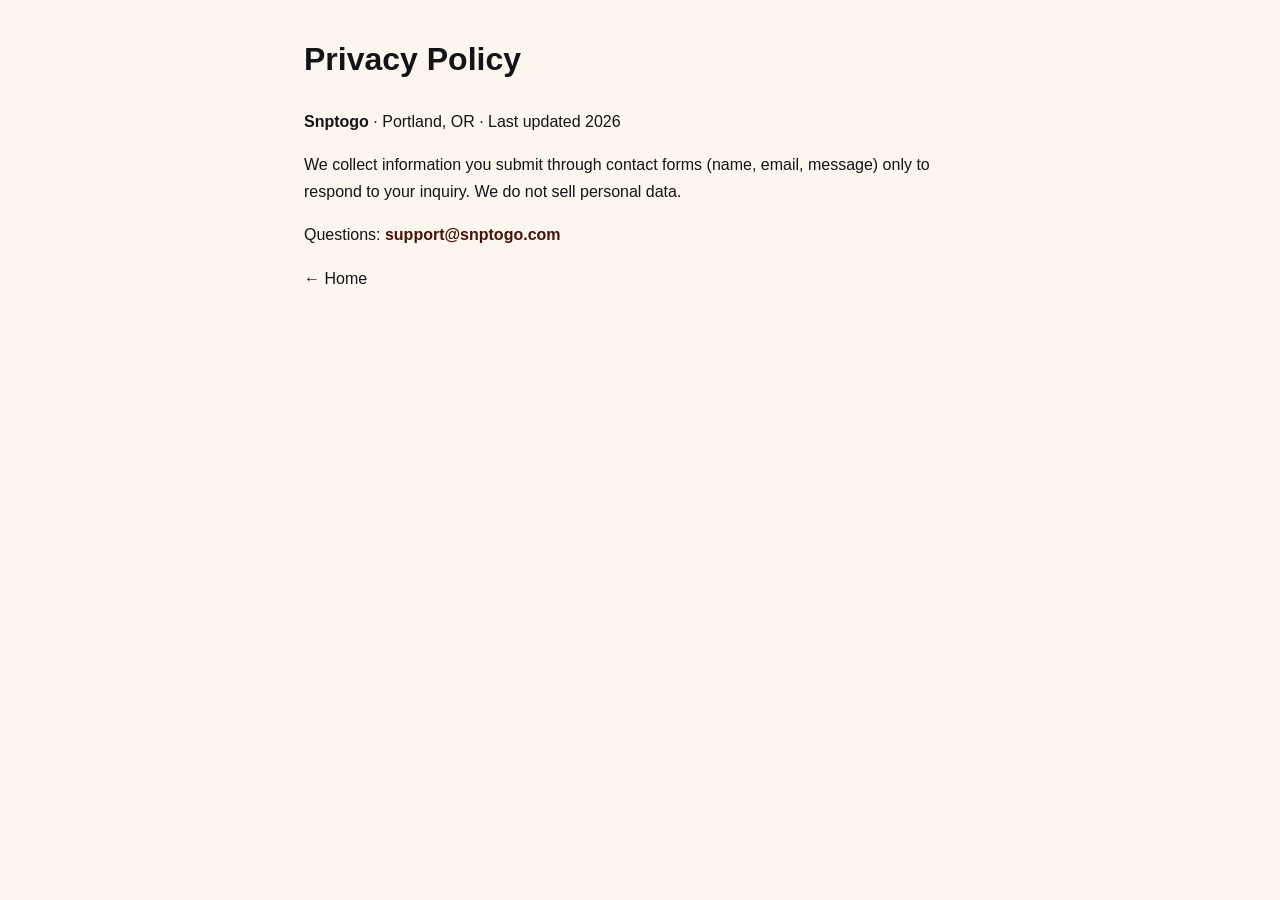
<file: privacy.html>
<!DOCTYPE html>
<html lang="en"><head><meta charset="UTF-8"><meta name="viewport" content="width=device-width,initial-scale=1">
<title>Privacy Policy | Snptogo</title>
<meta name="description" content="Privacy information for Snptogo">
<link rel="stylesheet" href="styles.css"></head>
<body><main class="page" style="max-width:720px;margin:2rem auto;padding:0 1.5rem;line-height:1.7">
<h1>Privacy Policy</h1>
<p><strong>Snptogo</strong> · Portland, OR · Last updated 2026</p>
<p>We collect information you submit through contact forms (name, email, message) only to respond to your inquiry. We do not sell personal data.</p>
<p>Questions: <span class="mail-plain">support@snptogo.com</span></p>
<p><a href="index.html">← Home</a></p>
</main></body></html>
</file>
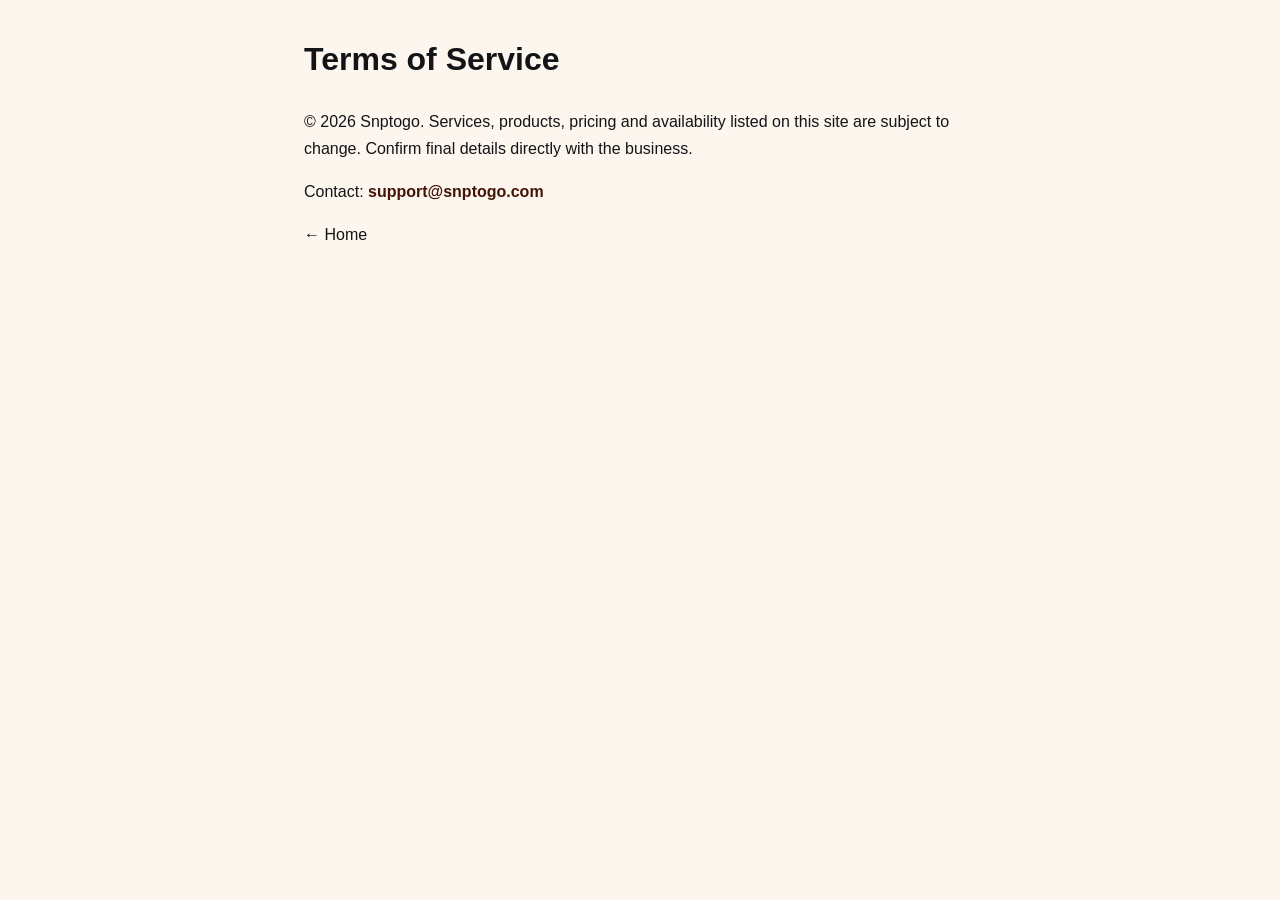
<file: terms.html>
<!DOCTYPE html>
<html lang="en"><head><meta charset="UTF-8"><meta name="viewport" content="width=device-width,initial-scale=1">
<title>Terms of Service | Snptogo</title>
<meta name="description" content="Terms and conditions for Snptogo">
<link rel="stylesheet" href="styles.css"></head>
<body><main class="page" style="max-width:720px;margin:2rem auto;padding:0 1.5rem;line-height:1.7">
<h1>Terms of Service</h1>
<p>© 2026 Snptogo. Services, products, pricing and availability listed on this site are subject to change. Confirm final details directly with the business.</p>
<p>Contact: <span class="mail-plain">support@snptogo.com</span></p>
<p><a href="index.html">← Home</a></p>
</main></body></html>
</file>
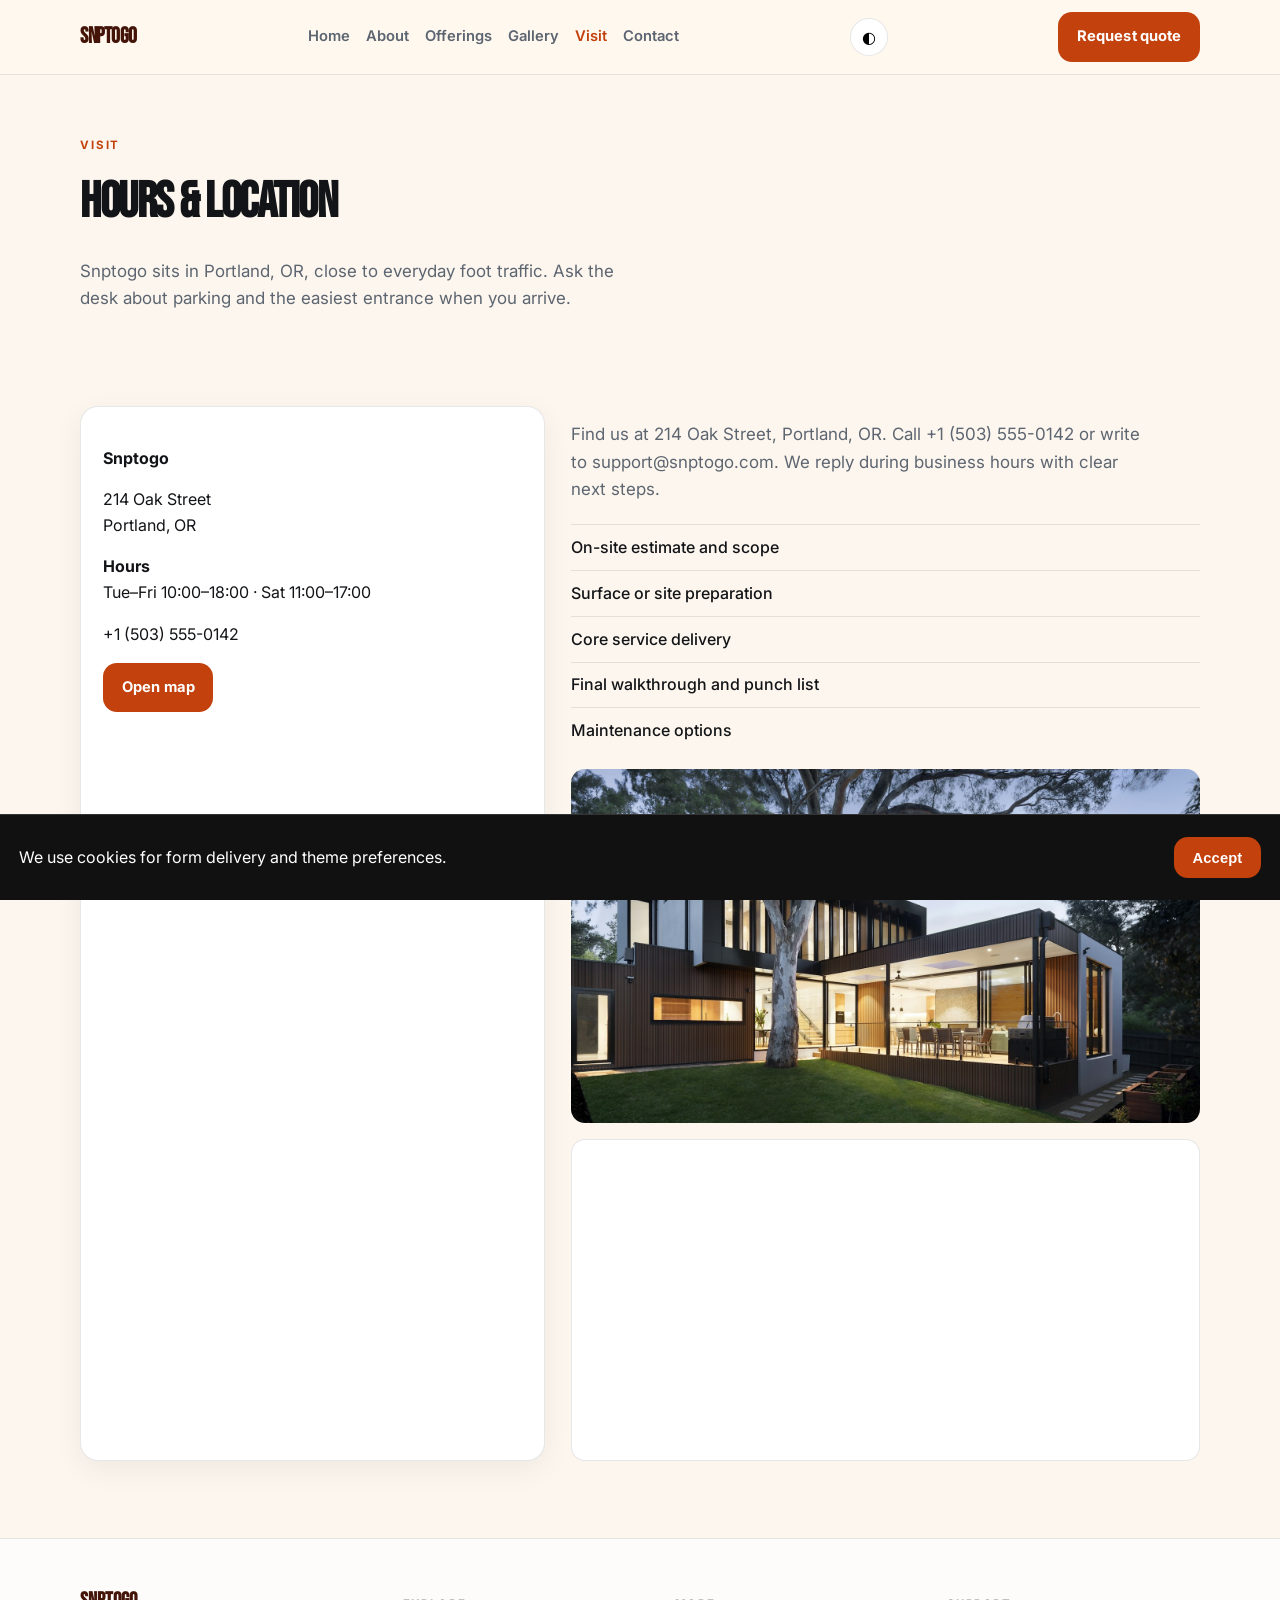
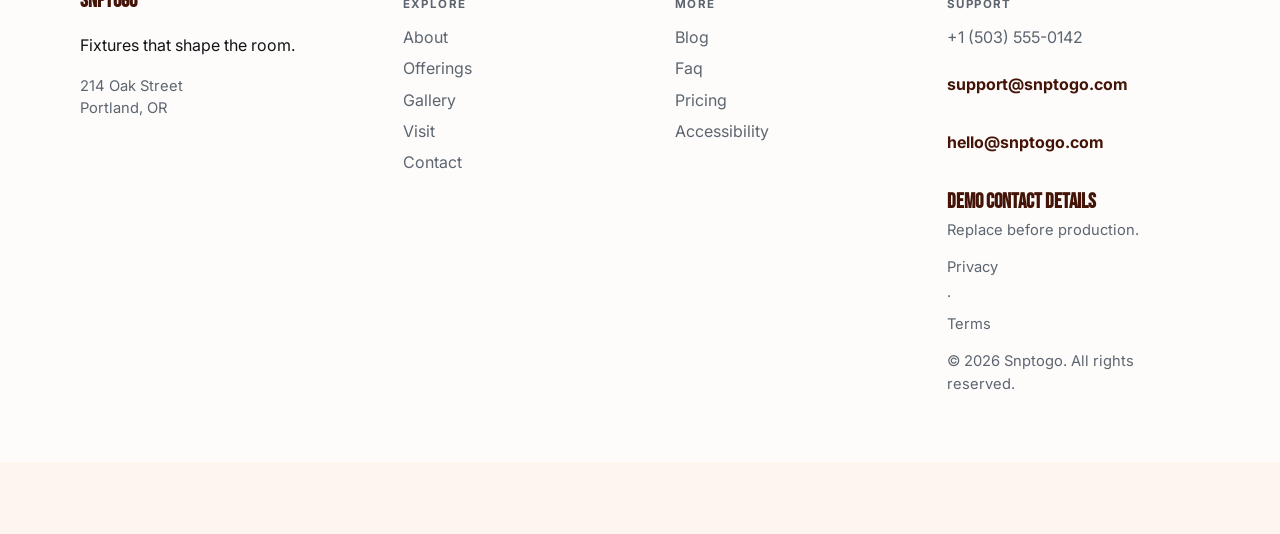
<file: visit.html>
<!DOCTYPE html>
<html lang="en">
<head>
  <meta charset="UTF-8" />
  <meta name="viewport" content="width=device-width, initial-scale=1" />
  <title>Visit | Snptogo</title>
  <meta name="description" content="Tue–Fri 10:00–18:00 · Sat 11:00–17:00" />
  <meta property="og:title" content="Visit | Snptogo" />
  <meta property="og:description" content="Tue–Fri 10:00–18:00 · Sat 11:00–17:00" />
  <meta property="og:type" content="website" />
  <meta name="twitter:card" content="summary_large_image" />
  <meta name="twitter:title" content="Visit | Snptogo" />
  <meta name="twitter:description" content="Tue–Fri 10:00–18:00 · Sat 11:00–17:00" />
  <meta property="og:image" content="assets/img-1.jpg" />
  <meta name="twitter:image" content="assets/img-1.jpg" />
  <meta property="og:url" content="https://snptogo.github.io" />
  <script type="application/ld+json">{"@context": "https://schema.org", "@type": "LocalBusiness", "name": "Snptogo", "description": "Fixtures that shape the room.", "url": "https://snptogo.github.io", "image": "assets/img-1.jpg"}</script>
<script type="application/ld+json">{"@context": "https://schema.org", "@type": "FAQPage", "mainEntity": [{"@type": "Question", "name": "Where are you?", "acceptedAnswer": {"@type": "Answer", "text": "214 Oak Street, Portland, OR. See the map on Visit."}}, {"@type": "Question", "name": "How do I reach support?", "acceptedAnswer": {"@type": "Answer", "text": "Use the Contact form or email support@snptogo.com. We reply during open hours."}}, {"@type": "Question", "name": "How do I book?", "acceptedAnswer": {"@type": "Answer", "text": "Send a message on Contact, email bookings@snptogo.com, or call +1 (503) 555-0142."}}, {"@type": "Question", "name": "Are prices current?", "acceptedAnswer": {"@type": "Answer", "text": "Listed prices are current and may shift with seasons — we update this site when they do."}}, {"@type": "Question", "name": "Do you take groups?", "acceptedAnswer": {"@type": "Answer", "text": "Yes for many bookings — tell us the size and date and we'll confirm what Snptogo can host."}}, {"@type": "Question", "name": "What should I bring?", "acceptedAnswer": {"@type": "Answer", "text": "Just yourself (and any notes on allergies, sizes, or preferences). We'll handle the rest."}}, {"@type": "Question", "name": "Is parking available?", "acceptedAnswer": {"@type": "Answer", "text": "See Locations for the branch closest to you in Portland."}}, {"@type": "Question", "name": "Where can I read updates?", "acceptedAnswer": {"@type": "Answer", "text": "Blog and Journal pages publish changes before social media."}}, {"@type": "Question", "name": "How do I join the team?", "acceptedAnswer": {"@type": "Answer", "text": "Open roles are listed on Careers — we reply to every application."}}, {"@type": "Question", "name": "Is the space accessible?", "acceptedAnswer": {"@type": "Answer", "text": "See our Accessibility page for entrance, seating and restroom notes."}}, {"@type": "Question", "name": "Can I book for someone else?", "acceptedAnswer": {"@type": "Answer", "text": "Yes — include their name and preferences in the contact form."}}]}</script>
<script type="application/ld+json">{"@context": "https://schema.org", "@type": "WebSite", "name": "Snptogo", "url": "https://snptogo.github.io", "description": "Fixtures that shape the room."}</script>
  <link rel="alternate" hreflang="en" href="index.html" />
  <link rel="alternate" hreflang="x-default" href="index.html" />
  <meta name="theme-color" content="#111111" />
  <link rel="preconnect" href="https://fonts.googleapis.com" />
  <link rel="preconnect" href="https://fonts.gstatic.com" crossorigin />
  <link href="https://fonts.googleapis.com/css2?family=Bebas+Neue&family=Inter:wght@400;500;600;700&display=swap" rel="stylesheet" />
  <link rel="stylesheet" href="styles.css" />
  <link rel="icon" href="favicon.svg" type="image/svg+xml" />
</head>
<body>

  <header class="top">
    <div class="shell bar">
      <a class="logo" href="index.html">Snptogo</a>
      <button class="nav-toggle" type="button" aria-label="Open menu" data-nav-toggle>
        <span></span><span></span><span></span>
      </button>
      <nav data-nav><a href="index.html">Home</a><a href="about.html">About</a><a href="offerings.html">Offerings</a><a href="gallery.html">Gallery</a><a href="visit.html" class="on">Visit</a><a href="contact.html">Contact</a></nav>
      <button type="button" class="theme-toggle" data-theme-toggle aria-label="Toggle dark mode">◐</button>
      <a class="cta" href="contact.html" data-open-book>Request quote</a>
    </div>
  </header>  <main class="page">
    <section class="page-hero"><div class="shell">
      <p class="eyebrow">Visit</p><h1>Hours &amp; location</h1><p class="lead">Snptogo sits in Portland, OR, close to everyday foot traffic. Ask the desk about parking and the easiest entrance when you arrive.</p>
    </div></section>
    <section class="block"><div class="shell visit-grid">
      <aside class="card"><p><strong>Snptogo</strong></p>
      <p>214 Oak Street<br/>Portland, OR</p>
      <p><strong>Hours</strong><br/>Tue–Fri 10:00–18:00 · Sat 11:00–17:00</p>
      <p><a href="tel:+15035550142">+1 (503) 555-0142</a></p>
      <a class="btn solid" href="https://www.google.com/maps/search/?api=1&query=214+Oak+Street%2C+Portland%2C+OR" target="_blank" rel="noopener">Open map</a></aside>
      <div><p class="lead">Find us at 214 Oak Street, Portland, OR. Call +1 (503) 555-0142 or write to support@snptogo.com. We reply during business hours with clear next steps.</p><ul class="checks"><li>On-site estimate and scope</li>
<li>Surface or site preparation</li>
<li>Core service delivery</li>
<li>Final walkthrough and punch list</li>
<li>Maintenance options</li></ul>
      <img class="solo wide" src="assets/img-6.jpg" alt="visit" />
      <div class="map-wrap"><iframe title="Map" src="https://maps.google.com/maps?q=214+Oak+Street%2C+Portland%2C+OR&z=15&output=embed" loading="lazy" allowfullscreen></iframe></div></div>
    </div></section>
  </main>
  <footer class="foot">
    <div class="shell foot-grid">
      <div>
        <strong>Snptogo</strong>
        <p>Fixtures that shape the room.</p>
        <p class="foot-meta">214 Oak Street<br/>Portland, OR</p>
      </div>
      <div>
        <p class="fh">Explore</p>
        <a href="about.html">About</a><a href="offerings.html">Offerings</a><a href="gallery.html">Gallery</a><a href="visit.html">Visit</a><a href="contact.html">Contact</a>
      </div>
      <div>
        <p class="fh">More</p>
        <a href="blog.html">Blog</a><a href="faq.html">Faq</a><a href="pricing.html">Pricing</a><a href="accessibility.html">Accessibility</a>
      </div>
      <div>
        <p class="fh">Support</p>
        <a href="tel:+15035550142">+1 (503) 555-0142</a>
        <p class="mail-plain">support@snptogo.com</p>
        <p class="mail-plain">hello@snptogo.com</p>
        
        <p class="foot-meta"><strong>Demo contact details</strong><br/>Replace before production.</p>
        <p class="foot-meta"><a href="privacy.html">Privacy</a> · <a href="terms.html">Terms</a></p>
        <p class="foot-meta">© 2026 Snptogo. All rights reserved.</p>
      </div>
    </div>
  </footer>
  <div class="cookie-bar" data-cookie-bar hidden>
    <p>We use cookies for form delivery and theme preferences.</p>
    <button type="button" class="btn solid" data-cookie-accept>Accept</button>
  </div>
  <div class="mobile-cta">
    <a href="tel:+15035550142">Call</a>
    <button type="button" data-open-book>Request quote</button>
    <a href="visit.html">Map</a>
  </div>
  <div class="toast" data-toast hidden></div>

  <div class="modal" data-book-modal hidden>
    <div class="modal-card">
      <button class="modal-close" type="button" data-close-book aria-label="Close">×</button>
      <p class="eyebrow">Quick request</p>
      <h3>Contact Snptogo</h3>
      <p class="lead">Send the essentials and we will reply by email.</p>
      <form class="contact-form compact" data-quick-book data-support="support@snptogo.com">
        <label>Name<input name="name" required placeholder="Your name" /></label>
        <label>Email<input type="email" name="email" required placeholder="you@email.com" /></label>
        <label>Timing<input name="when" required placeholder="Preferred date or timeline" /></label>
        <label>Notes<textarea name="message" rows="3" placeholder="Project, product, service or other details…"></textarea></label>
        <button class="btn solid" type="submit">Request quote</button>
      </form>
    </div>
  </div>

  <div class="lightbox" data-lightbox hidden>
    <button class="modal-close" type="button" data-lightbox-close aria-label="Close">×</button>
    <img data-lightbox-img alt="" />
    <div class="lightbox-nav">
      <button type="button" data-lightbox-prev>‹</button>
      <button type="button" data-lightbox-next>›</button>
    </div>
  </div>
  <script src="site.js"></script>
</body></html>
</file>
<file: styles.css>
:root {
  --ink:#121417; --muted:#5c6570; --paper:#fff7ed;
  --accent:#c2410c; --deep:#431407; --line:rgba(18,20,23,.10);
  --display:"Bebas Neue",Georgia,"Times New Roman",serif;
  --body:"Inter","Segoe UI",sans-serif; --shell:1120px;
  --radius:14px;
}
*{box-sizing:border-box} html{scroll-behavior:smooth}
body{margin:0;font-family:var(--body);color:var(--ink);background:var(--paper);line-height:1.6;padding-bottom:72px;-webkit-font-smoothing:antialiased}
a{color:inherit;text-decoration:none} img{max-width:100%;display:block}
.shell{width:min(var(--shell),calc(100% - 2.4rem));margin-inline:auto}
.sr{position:absolute;left:-9999px}
.mail-plain{display:inline-block;font-weight:700;color:var(--deep);word-break:break-all}
.support-banner{padding:1.25rem 1.35rem;margin:0 0 1.5rem;border:1px solid var(--line);border-left:4px solid var(--accent);background:#fff;border-radius:var(--radius)}
.support-mail{margin:.35rem 0 .5rem;font-family:var(--display);font-size:clamp(1.4rem,3vw,2rem);font-weight:700;color:var(--deep)}
.form-success{margin-top:1.2rem;padding:1.4rem;border:1px solid color-mix(in srgb,var(--accent) 35%,var(--line));background:#fff;border-radius:var(--radius)}
.form-success h3{margin:0 0 .5rem;font-family:var(--display);font-size:1.6rem}
.form-success[hidden],.contact-form[hidden]{display:none !important}
.contact-form select{width:100%;padding:.85rem 1rem;border:1px solid var(--line);border-radius:8px;font:inherit;background:#fff}
.top{position:sticky;top:0;z-index:40;backdrop-filter:blur(14px);background:color-mix(in srgb,var(--paper) 90%,white);border-bottom:1px solid var(--line)}
.bar{min-height:74px;display:flex;align-items:center;justify-content:space-between;gap:1rem;position:relative}
.logo{font-family:var(--display);font-weight:700;font-size:1.35rem;color:var(--deep);letter-spacing:-.02em}
nav{display:flex;flex-wrap:wrap;gap:1rem;font-weight:600;font-size:.92rem;color:var(--muted)}
nav a.on,nav a:hover{color:var(--accent)}
.nav-toggle{display:none;flex-direction:column;gap:5px;background:transparent;border:0;padding:.4rem;cursor:pointer}
.nav-toggle span{display:block;width:22px;height:2px;background:var(--deep)}
.cta,.btn{display:inline-flex;align-items:center;justify-content:center;padding:.8rem 1.15rem;border-radius:var(--radius);font-weight:700;font-size:.92rem;border:0;cursor:pointer;letter-spacing:.01em}
.cta,.btn.solid{background:var(--accent);color:#fff}
.btn.line{border:1px solid rgba(255,255,255,.55);color:#fff;background:transparent}
.btn.quiet{border:1px solid var(--line);background:#fff;color:var(--ink)}
.hero{position:relative;min-height:86vh;display:grid;align-items:end;color:#fff;overflow:hidden}
.hero-bg{position:absolute;inset:0;background-size:cover;background-position:center center;background-repeat:no-repeat}
.hero-shade{position:absolute;inset:0;background:linear-gradient(115deg,rgba(10,12,16,.72),rgba(10,12,16,.18))}
.hero-photo img{width:100%;aspect-ratio:16/9;object-fit:cover;object-position:center;display:block;max-height:min(78vh,900px)}
.hero-copy{position:relative;z-index:2;padding:5rem 0 3.8rem;max-width:720px}
.brand{margin:0 0 .75rem;font-family:var(--display);font-size:clamp(1.85rem,3.6vw,2.7rem);font-weight:700}
.hero h1,.page-hero h1{margin:0;font-family:var(--display);letter-spacing:-.03em;font-weight:700}
.hero h1{font-size:clamp(2.15rem,5.2vw,3.55rem);max-width:15ch;line-height:1.05}
.lede{margin:1.15rem 0 0;max-width:42ch;color:rgba(255,255,255,.9);font-size:1.08rem}
.actions{display:flex;flex-wrap:wrap;gap:.75rem;margin-top:1.7rem}
.promo{display:flex;justify-content:space-between;gap:1rem;align-items:center;margin:1.35rem auto;padding:1.05rem 1.25rem;background:#fff;border:1px solid var(--line);border-radius:var(--radius);box-shadow:0 8px 28px rgba(18,20,23,.04)}
.promo p{margin:0;font-weight:600}
.promo a{font-weight:800;color:var(--accent);white-space:nowrap}
.strip{border-bottom:1px solid var(--line);background:rgba(255,255,255,.5)}
.strip-row{display:flex;flex-wrap:wrap;gap:.8rem 1.5rem;padding:1.05rem 0;font-weight:700;color:var(--deep);font-size:.95rem}
.stats-band{border-bottom:1px solid var(--line);background:rgba(255,255,255,.72)}
.stats-row{display:grid;grid-template-columns:repeat(4,1fr);gap:1rem;padding:1.55rem 0}
.stat b{display:block;font-family:var(--display);font-size:1.65rem;color:var(--deep)}
.stat span{display:block;margin-top:.25rem;color:var(--muted);font-size:.88rem}
.mosaic{display:grid;grid-template-columns:1.2fr 1fr 1fr;gap:.85rem}
.mosaic img{width:100%;aspect-ratio:4/3;object-fit:cover;object-position:center;border-radius:var(--radius);display:block}
.block{padding:4.8rem 0}.block.tint{background:rgba(255,255,255,.58);border-block:1px solid var(--line)}
.eyebrow{margin:0 0 .55rem;font-size:.72rem;font-weight:700;letter-spacing:.16em;text-transform:uppercase;color:var(--accent)}
h2{margin:0;font-family:var(--display);font-size:clamp(1.85rem,3.1vw,2.55rem);letter-spacing:-.03em;max-width:18ch;line-height:1.1}
.lead{margin:.95rem 0 0;color:var(--muted);max-width:52ch;font-size:1.06rem}
.split{display:grid;grid-template-columns:1.1fr .9fr;gap:2.2rem;align-items:start}
.amenity-grid,.contact-grid,.newsletter{display:grid;grid-template-columns:1.1fr .9fr;gap:2.2rem;align-items:start}
.checks,.why,.hours{margin:1.35rem 0 0;padding:0;list-style:none}
.checks li,.why li,.hours li{padding:.6rem 0;border-top:1px solid var(--line);font-weight:500}
.hours-card,.card{background:#fff;border:1px solid var(--line);border-radius:var(--radius);padding:1.4rem;box-shadow:0 10px 30px rgba(18,20,23,.035)}
.card-actions{display:flex;flex-wrap:wrap;gap:.6rem;margin-top:1rem}
.stack-card p{margin:0 0 1rem}
.about-photos{display:grid;gap:.85rem}
.about-photos img,.solo{width:100%;aspect-ratio:4/3;object-fit:cover;object-position:center;border-radius:var(--radius)}
.solo.wide{aspect-ratio:16/9;margin-top:1rem}
.menu-grid{margin-top:2rem;display:grid;grid-template-columns:repeat(3,1fr);gap:1rem}
.menu-list{margin-top:1.5rem;display:grid;gap:.85rem}
.menu-list .item{padding:1.1rem 1.2rem}
.item{background:#fff;border:1px solid var(--line);border-radius:var(--radius);padding:1.2rem;position:relative;box-shadow:0 8px 24px rgba(18,20,23,.03)}
.item.soft{background:color-mix(in srgb,var(--paper) 70%,white)}
.item-top{display:flex;justify-content:space-between;gap:.5rem;align-items:baseline}
.item h3{margin:0 0 .35rem;font-family:var(--display);font-size:1.25rem}
.item p{margin:0;color:var(--muted)}
.item .tag{margin-top:.7rem;font-size:.72rem;font-weight:800;letter-spacing:.1em;text-transform:uppercase;color:var(--accent)}
.price{font-weight:700;color:var(--accent);white-space:nowrap}
.process{list-style:none;margin:2rem 0 0;padding:0;display:grid;gap:1rem}
.process li{display:grid;grid-template-columns:64px 1fr;gap:1rem;padding:1rem 0;border-top:1px solid var(--line)}
.process span{font-family:var(--display);font-size:1.5rem;color:var(--accent)}
.quotes{display:grid;grid-template-columns:repeat(3,1fr);gap:1rem;margin-top:1.5rem}
blockquote{margin:0;padding:1.3rem;background:#fff;border:1px solid var(--line);border-radius:var(--radius)}
blockquote p{margin:0;font-family:var(--display);font-size:1.25rem;line-height:1.25}
blockquote footer{margin-top:.85rem;color:var(--muted);font-size:.9rem}
.value-grid,.team-grid{display:grid;grid-template-columns:repeat(2,1fr);gap:1rem;margin-top:1.5rem}
.two-col{display:grid;grid-template-columns:1fr 1fr;gap:2rem;align-items:start}
.value-grid article,.person,.team-card{background:#fff;border:1px solid var(--line);border-radius:var(--radius);padding:1.2rem;overflow:hidden}
.team-card img{width:100%;aspect-ratio:1;object-fit:cover;object-position:center top;border-radius:calc(var(--radius) - 4px);margin:0 0 .85rem;display:block}
.team-card h3{margin:0 0 .25rem;font-family:var(--display);font-size:1.2rem}
.team-card .eyebrow{margin:0 0 .5rem}
.team-card p:last-child{margin:0;color:var(--muted);line-height:1.55}
.person .role{color:var(--accent);font-weight:700;margin:.2rem 0 .5rem}
img{max-width:100%;height:auto;display:block}
picture,figure{margin:0}
.faq details{border-top:1px solid var(--line);padding:1rem 0}
.faq summary{cursor:pointer;font-weight:700}
.faq p{margin:.6rem 0 0;color:var(--muted)}
.page-hero{padding:3.8rem 0 1.1rem}
.page-hero h1{font-size:clamp(2.1rem,4vw,3.1rem);max-width:16ch}
.page .lead{color:var(--muted)}
.gallery-rich{display:grid;grid-template-columns:repeat(2,1fr);gap:1rem}
.gallery-rich figure{margin:0}
.gallery-rich img{width:100%;aspect-ratio:4/3;object-fit:cover;object-position:center;border-radius:var(--radius)}
.gallery-rich figcaption{margin-top:.45rem;color:var(--muted);font-size:.88rem}
.visit-grid{display:grid;grid-template-columns:.85fr 1.15fr;gap:1.6rem}
.map-wrap{margin-top:1rem;border-radius:var(--radius);overflow:hidden;border:1px solid var(--line);background:#fff}
.map-wrap iframe{width:100%;height:320px;border:0;display:block}
.map-note{margin:.55rem 1rem 1rem;font-size:.9rem}
.map-note a{color:var(--accent);font-weight:700}
.contact-form,.news-form{display:grid;gap:.9rem;margin-top:1rem}
.contact-form label{display:grid;gap:.35rem;font-weight:700;font-size:.9rem}
.contact-form input,.contact-form textarea,.news-form input{width:100%;padding:.9rem 1rem;border:1px solid var(--line);border-radius:8px;font:inherit;background:#fff}
.contact-form input:focus,.contact-form textarea:focus,.contact-form select:focus,.news-form input:focus{outline:2px solid color-mix(in srgb,var(--accent) 45%,white);border-color:var(--accent)}
.news-form{grid-template-columns:1fr auto;align-items:center}
.form-note{margin:0;color:var(--muted);font-size:.88rem}
.cta-band{padding:4rem 0;background:var(--deep);color:#fff}
.cta-band h2{color:#fff;max-width:16ch}
.cta-band p{color:rgba(255,255,255,.86);max-width:46ch}
.center-cta{text-align:center;margin-top:2rem}
.textlink{display:inline-block;margin-top:1rem;font-weight:700;color:var(--accent)}
.foot{border-top:1px solid var(--line);padding:2.8rem 0 3.2rem;background:rgba(255,255,255,.72)}
.foot-grid{display:grid;grid-template-columns:1.2fr 1fr 1fr 1fr;gap:1.2rem}
.fh{font-size:.72rem;font-weight:700;letter-spacing:.12em;text-transform:uppercase;color:var(--muted)}
.foot a{display:block;margin:.35rem 0;color:var(--muted)}
.foot a:hover{color:var(--accent)}
.foot strong{font-family:var(--display);font-size:1.3rem;color:var(--deep)}
.foot-meta{color:var(--muted);font-size:.92rem;line-height:1.55}
.mobile-cta{display:none;position:fixed;left:0;right:0;bottom:0;z-index:50;background:#fff;border-top:1px solid var(--line);grid-template-columns:1fr 1fr 1fr}
.mobile-cta a,.mobile-cta button{text-align:center;padding:.95rem .4rem;font-weight:800;font-size:.85rem;color:var(--deep);background:transparent;border:0;font-family:inherit;cursor:pointer}
.mobile-cta a:nth-child(2),.mobile-cta button:nth-child(2){background:var(--accent);color:#fff}
.toast{position:fixed;left:50%;bottom:5.5rem;transform:translateX(-50%);background:var(--deep);color:#fff;padding:.9rem 1.2rem;border-radius:999px;font-weight:700;z-index:80;box-shadow:0 12px 32px rgba(0,0,0,.22)}
.btn.mini{padding:.45rem .7rem;font-size:.78rem}
.item-actions{display:flex;flex-wrap:wrap;gap:.45rem;margin-top:.9rem}
.offer-tools{margin-bottom:1rem}
.offer-tools input{width:min(420px,100%);padding:.85rem 1rem;border:1px solid var(--line);border-radius:8px;font:inherit;background:#fff}
.saved-tray{margin:1rem 0;padding:1rem;border:1px dashed var(--line);background:#fff;border-radius:var(--radius)}
.saved-tray ul{margin:.5rem 0 1rem;padding-left:1.1rem}
.open-badge{display:inline-flex;align-items:center;gap:.35rem;padding:.35rem .65rem;border-radius:999px;font-size:.75rem;font-weight:800;letter-spacing:.04em;text-transform:uppercase;background:#ecfdf5;color:#166534;border:1px solid #86efac}
.open-badge.closed{background:#fef2f2;color:#991b1b;border-color:#fecaca}
.open-badge.unknown{background:#f8fafc;color:#475569;border-color:#cbd5e1}
.text-cta{border:0;background:transparent;color:var(--accent);font-weight:800;cursor:pointer;font:inherit;padding:0}
.copy-btn{margin-left:.45rem;border:1px solid var(--line);background:#fff;border-radius:6px;padding:.2rem .45rem;font-size:.72rem;font-weight:700;cursor:pointer}
.gal-btn{display:block;width:100%;padding:0;border:0;background:transparent;cursor:zoom-in}
.gal-btn img{width:100%;aspect-ratio:4/3;object-fit:cover;object-position:center;border-radius:var(--radius)}
.modal,.lightbox{position:fixed;inset:0;z-index:90;background:rgba(10,12,16,.72);display:grid;place-items:center;padding:1rem}
.modal[hidden],.lightbox[hidden]{display:none !important}
.modal-card{width:min(480px,100%);background:var(--paper);border-radius:14px;padding:1.4rem 1.4rem 1.2rem;position:relative;border:1px solid var(--line);box-shadow:0 24px 60px rgba(0,0,0,.28)}
.modal-card h3{margin:.2rem 0 .4rem;font-family:var(--display);font-size:1.7rem}
.modal-close{position:absolute;top:.55rem;right:.7rem;border:0;background:transparent;font-size:1.6rem;cursor:pointer;line-height:1;color:var(--muted)}
.contact-form.compact{margin-top:.8rem}
.lightbox img{max-width:min(960px,92vw);max-height:82vh;object-fit:contain;border-radius:10px;background:#000}
.lightbox-nav{position:absolute;bottom:1.2rem;display:flex;gap:.6rem}
.lightbox-nav button{border:0;background:#fff;color:#111;width:44px;height:44px;border-radius:50%;font-size:1.4rem;cursor:pointer}
.item.is-saved{outline:2px solid color-mix(in srgb,var(--accent) 55%,white)}
.item.is-hidden{display:none}
@media(max-width:900px){
  .nav-toggle{display:flex}
  nav{display:none;position:absolute;top:74px;left:0;right:0;background:var(--paper);border-bottom:1px solid var(--line);padding:1rem;flex-direction:column;gap:.9rem}
  nav.open{display:flex}
  .cta{display:none}
  .split,.menu-grid,.quotes,.value-grid,.team-grid,.gallery-rich,.visit-grid,.foot-grid,.amenity-grid,.contact-grid,.newsletter,.news-form,.stats-row,.mosaic,.two-col{grid-template-columns:1fr}
  .mobile-cta{display:grid}
  .promo{flex-direction:column;align-items:flex-start}
}

.promo{background:#ffedd5;border-color:#fdba74}
.block.tint{background:#fffbeb}


body{background:color-mix(in srgb,var(--paper) 94%,#dbeafe)}.block .shell{max-width:1240px}.stats-row,.value-grid,.menu-grid{gap:.65rem}.item,.card,.stat,blockquote{box-shadow:0 8px 30px rgba(15,23,42,.06);border-radius:18px}.hero.minimal-hero{min-height:60vh}.compare-table{background:var(--paper);border-radius:18px;overflow:hidden}

.prose-block .lead.wide{max-width:62ch}
.journal-card,.journal-entry{background:#fff;border:1px solid var(--line);border-radius:var(--radius);padding:1.2rem}
.journal-stack{display:grid;gap:1rem}
.compare-table{width:100%;border-collapse:collapse;margin-top:1rem}
.compare-table th,.compare-table td{border-top:1px solid var(--line);padding:.75rem;text-align:left}
.compare-table th{font-size:.72rem;letter-spacing:.12em;text-transform:uppercase;color:var(--muted)}
.gallery-hero{min-height:46vh;display:grid;align-items:end;color:#fff;background-size:cover;background-position:center;position:relative}
.gallery-hero::before{content:"";position:absolute;inset:0;background:linear-gradient(180deg,rgba(0,0,0,.15),rgba(0,0,0,.65))}
.gallery-hero .shell{position:relative;z-index:1;padding:3rem 0}
.page-hero.wide-hero h1{max-width:24ch}
.mosaic.teaser{grid-template-columns:repeat(3,1fr);max-height:420px;overflow:hidden}
.reveal{opacity:0;transform:translateY(14px);transition:opacity .5s ease,transform .5s ease}
.reveal.is-visible{opacity:1;transform:none}
.theme-toggle{border:1px solid var(--line);background:#fff;border-radius:999px;width:38px;height:38px;cursor:pointer;font-size:1rem}
body.theme-dark{--paper:#0e1114;--ink:#eef2f6;--muted:#9aa8b6;--line:rgba(255,255,255,.12)}
body.theme-dark .block.tint{background:rgba(255,255,255,.04)}
.cookie-bar{position:fixed;bottom:0;left:0;right:0;z-index:60;display:flex;align-items:center;justify-content:space-between;gap:1rem;padding:.85rem 1.2rem;background:#111;color:#fff;border-top:1px solid #333}
.cookie-bar[hidden]{display:none !important}
.insta-grid{display:grid;grid-template-columns:repeat(3,1fr);gap:.65rem}
.insta-cell{position:relative;overflow:hidden;border-radius:var(--radius)}
.insta-cell img{aspect-ratio:1;object-fit:cover;object-position:center;width:100%;display:block}
.insta-cell figcaption{position:absolute;inset:auto 0 0 0;padding:.5rem;font-size:.72rem;background:linear-gradient(transparent,rgba(0,0,0,.75));color:#fff}
.video-wrap{position:relative;padding-top:56.25%;border-radius:var(--radius);overflow:hidden}
.video-wrap iframe{position:absolute;inset:0;width:100%;height:100%;border:0}
.ba-slider{position:relative}
.ba-panels{display:grid;grid-template-columns:1fr 1fr;gap:1rem}
.ba-after{clip-path:inset(0 50% 0 0)}
.faq-page details{border:1px solid var(--line);border-radius:var(--radius);padding:.85rem 1rem;margin-bottom:.65rem;background:#fff}
.faq-page summary{cursor:pointer;font-weight:700}
.chat-slot{border:1px dashed var(--line);padding:1rem;border-radius:var(--radius);margin:1rem 0}
.theme-toggle{flex-shrink:0}
.bar{flex-wrap:wrap}
</file>
